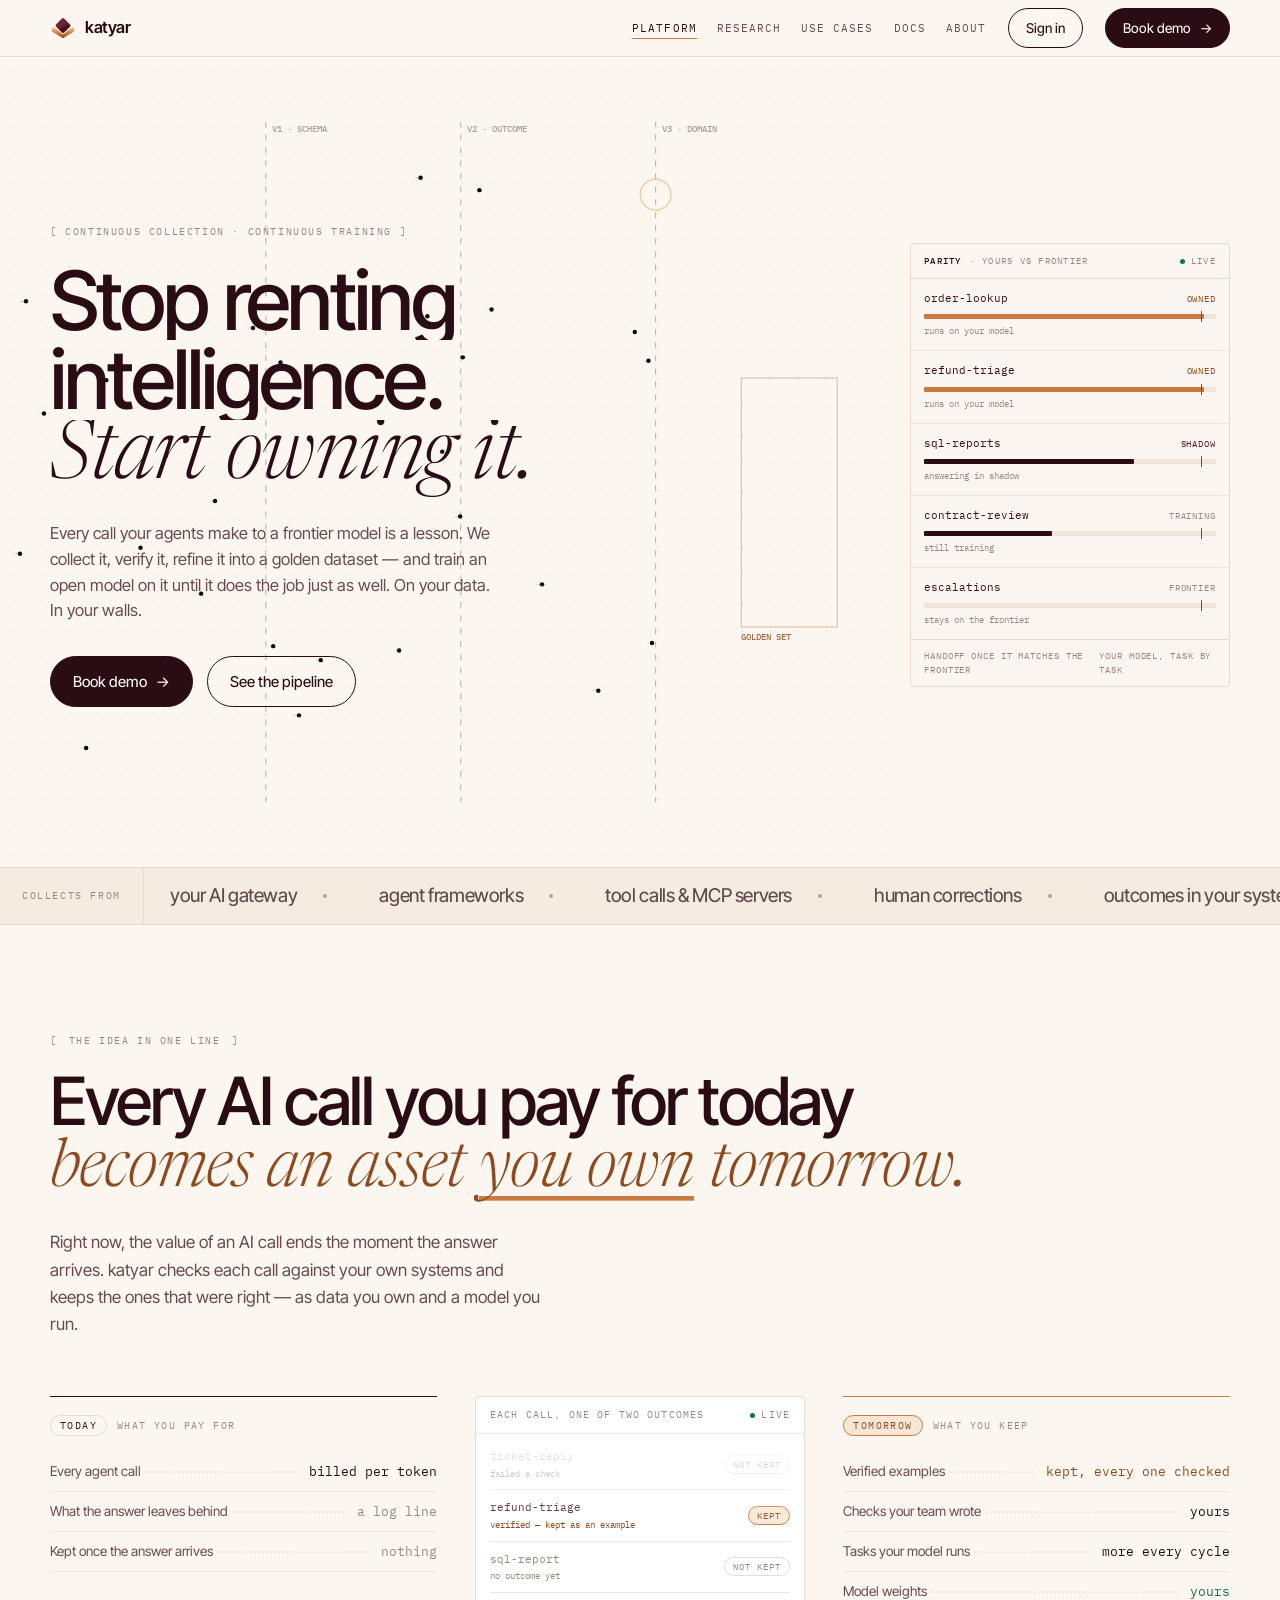
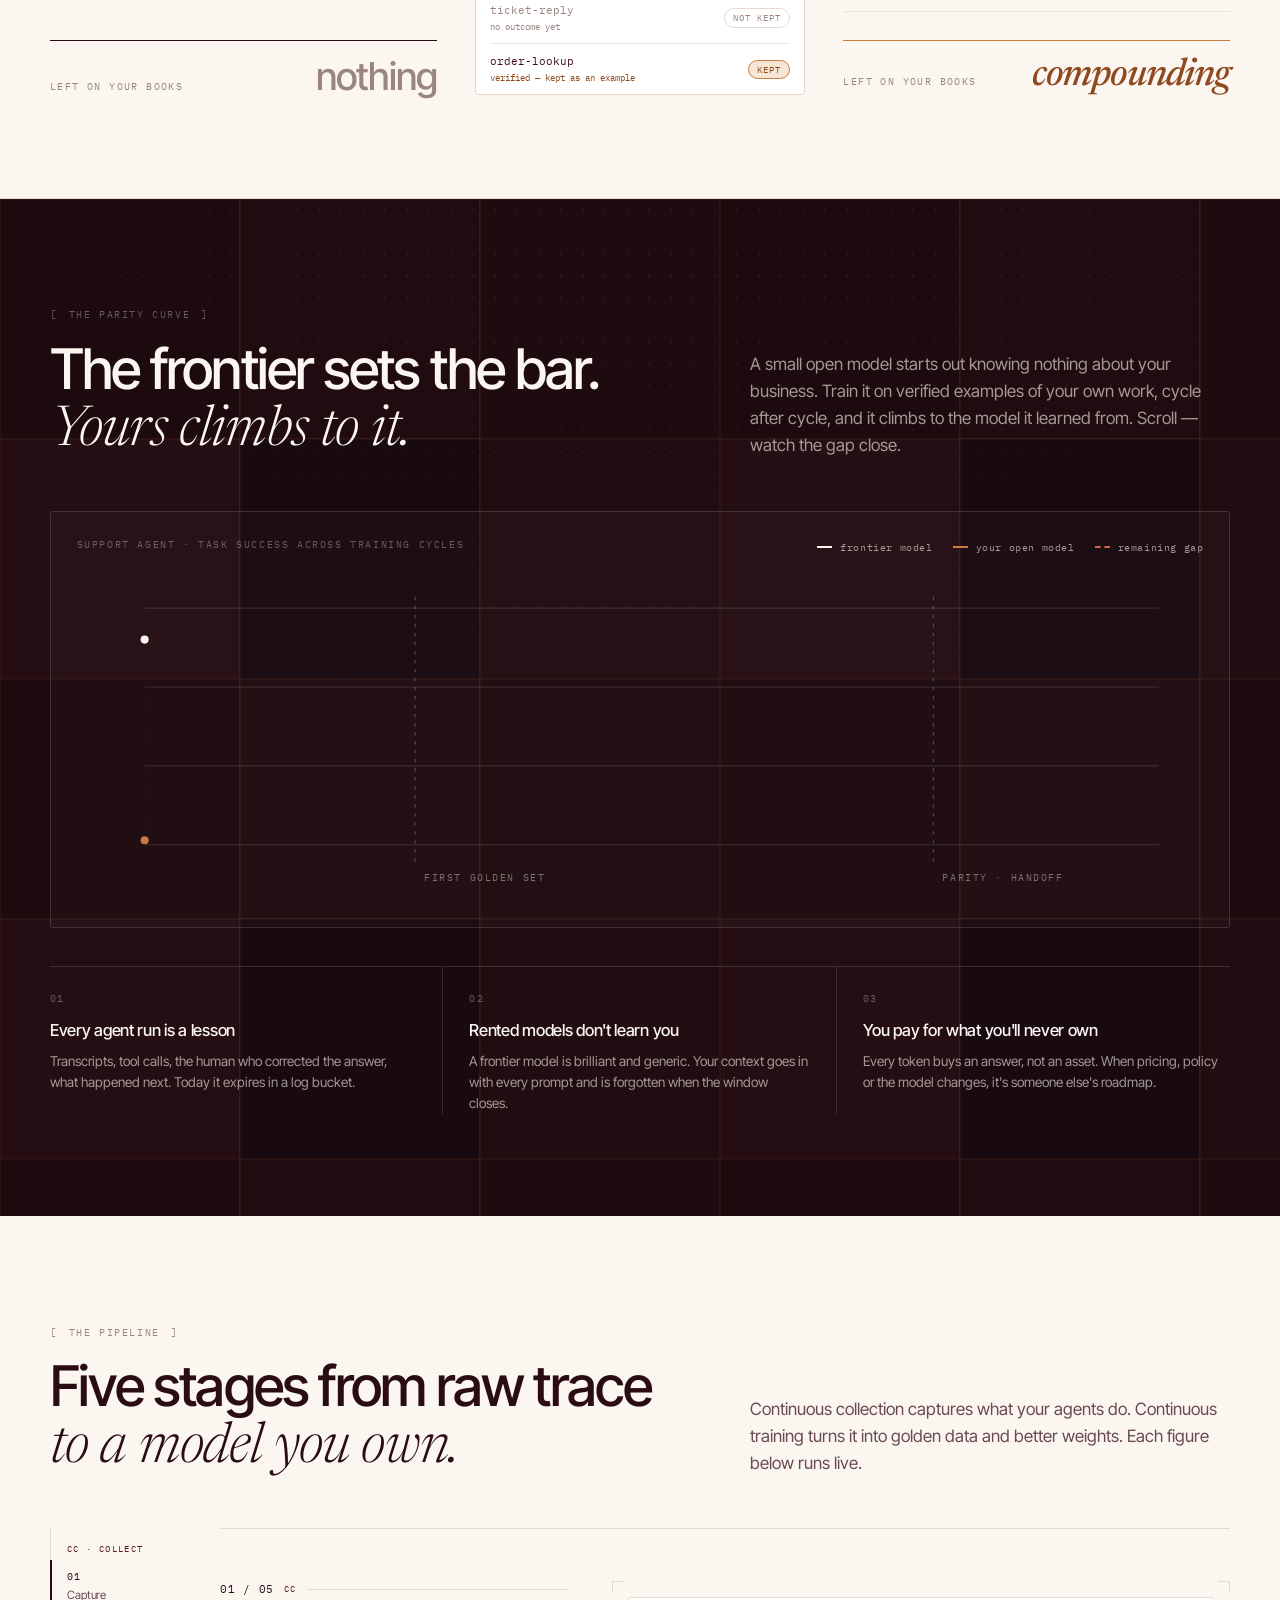
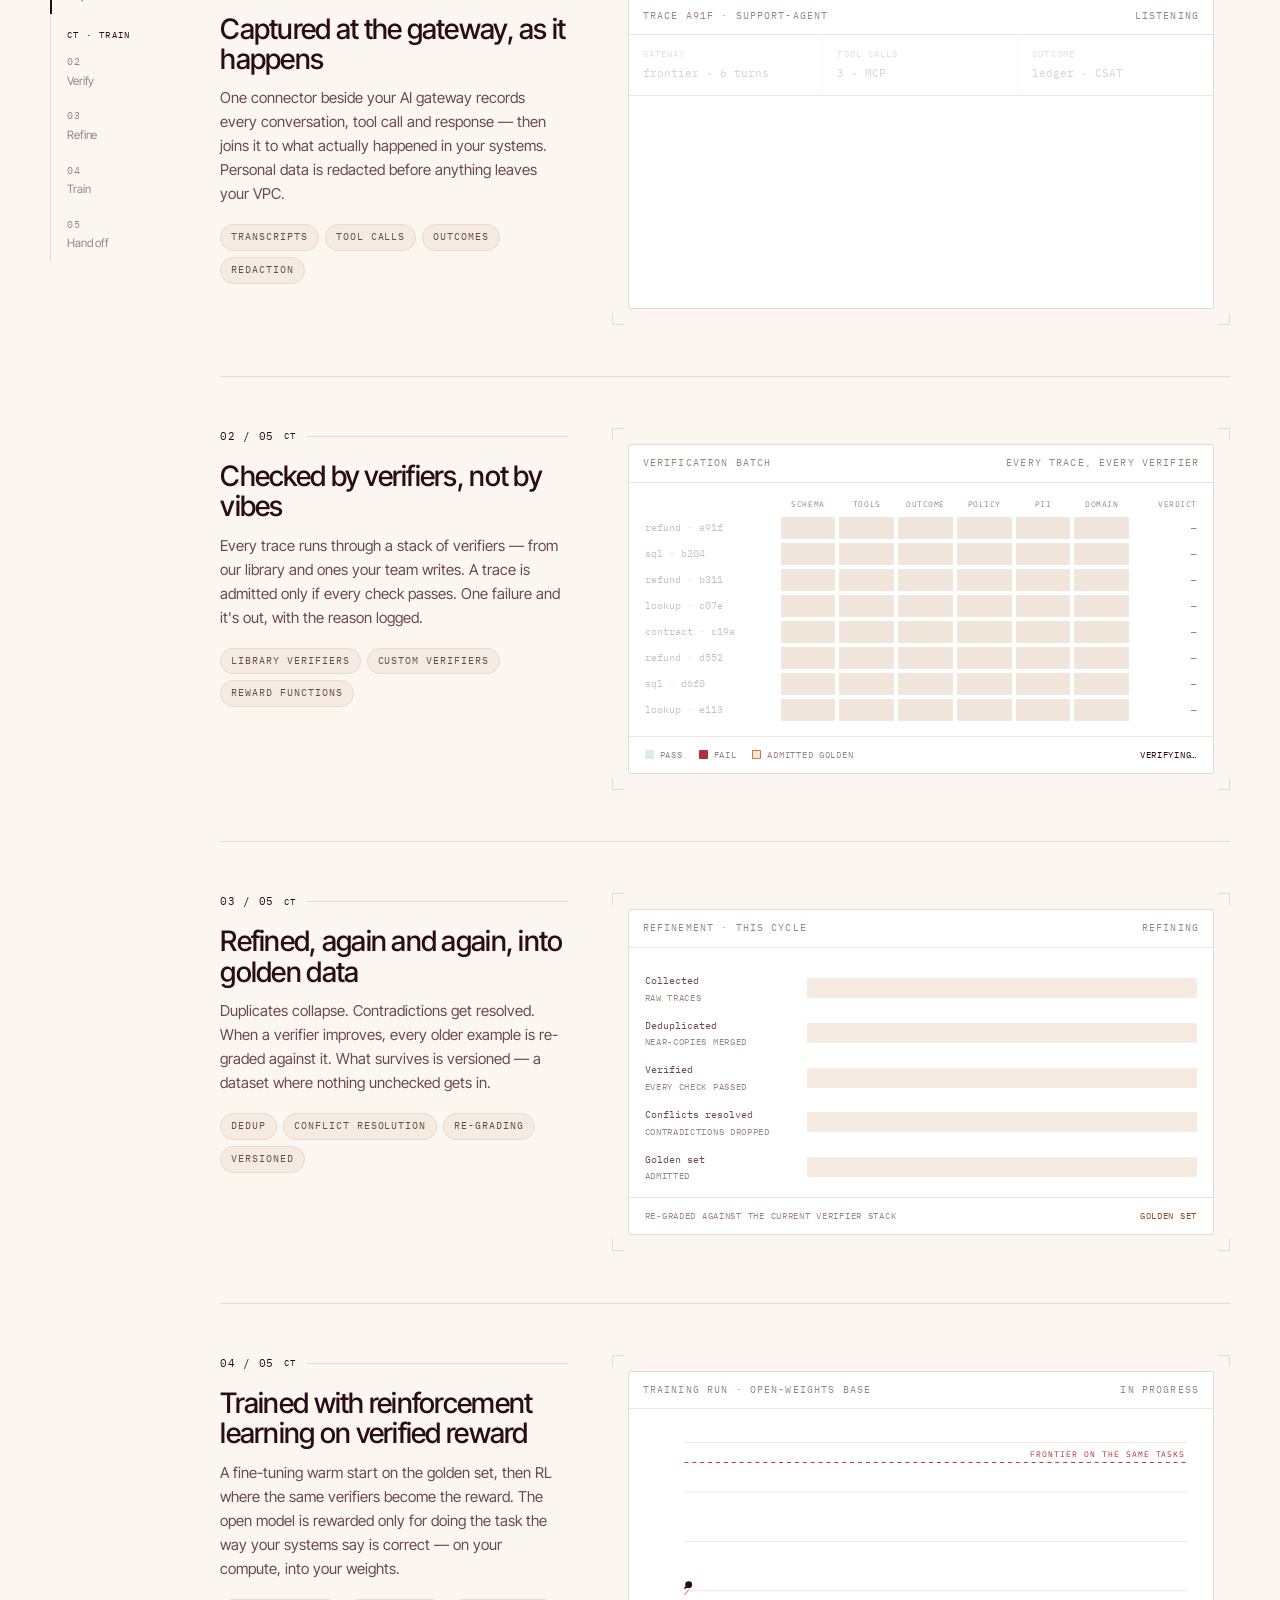
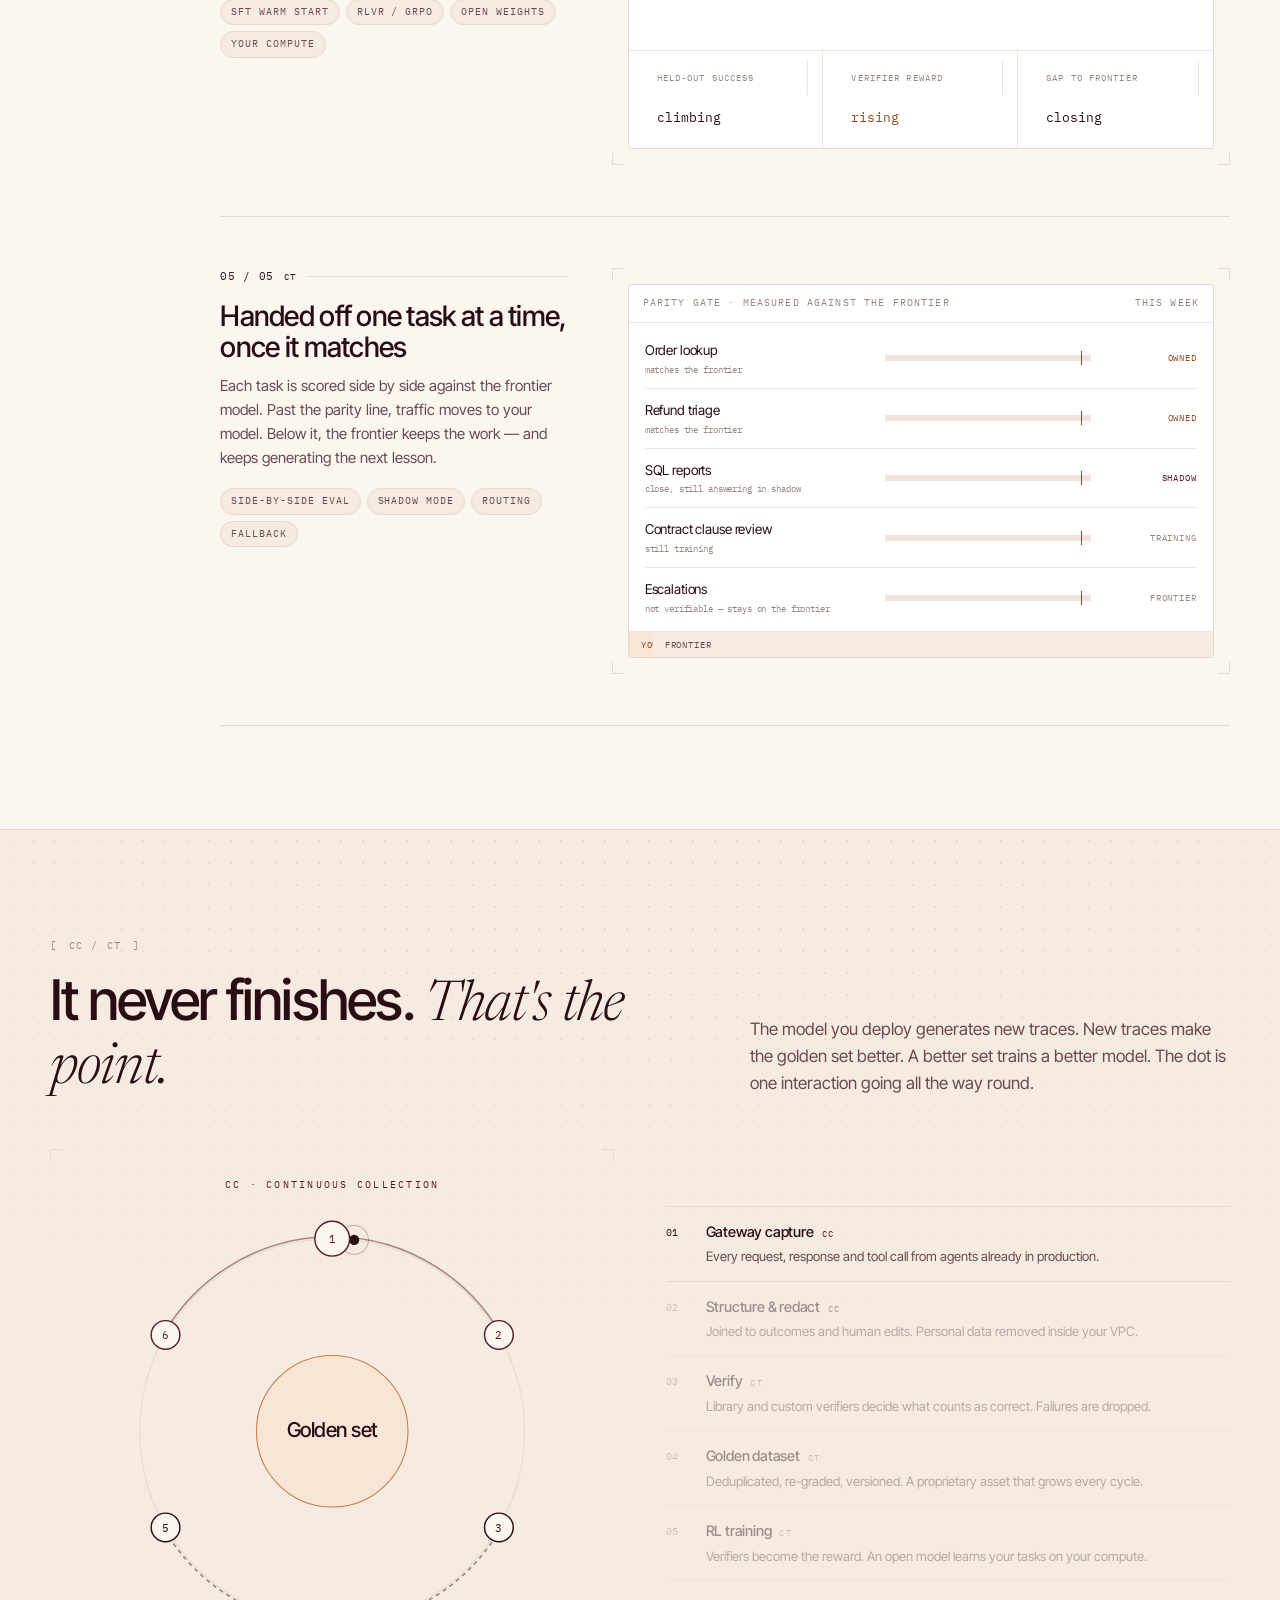
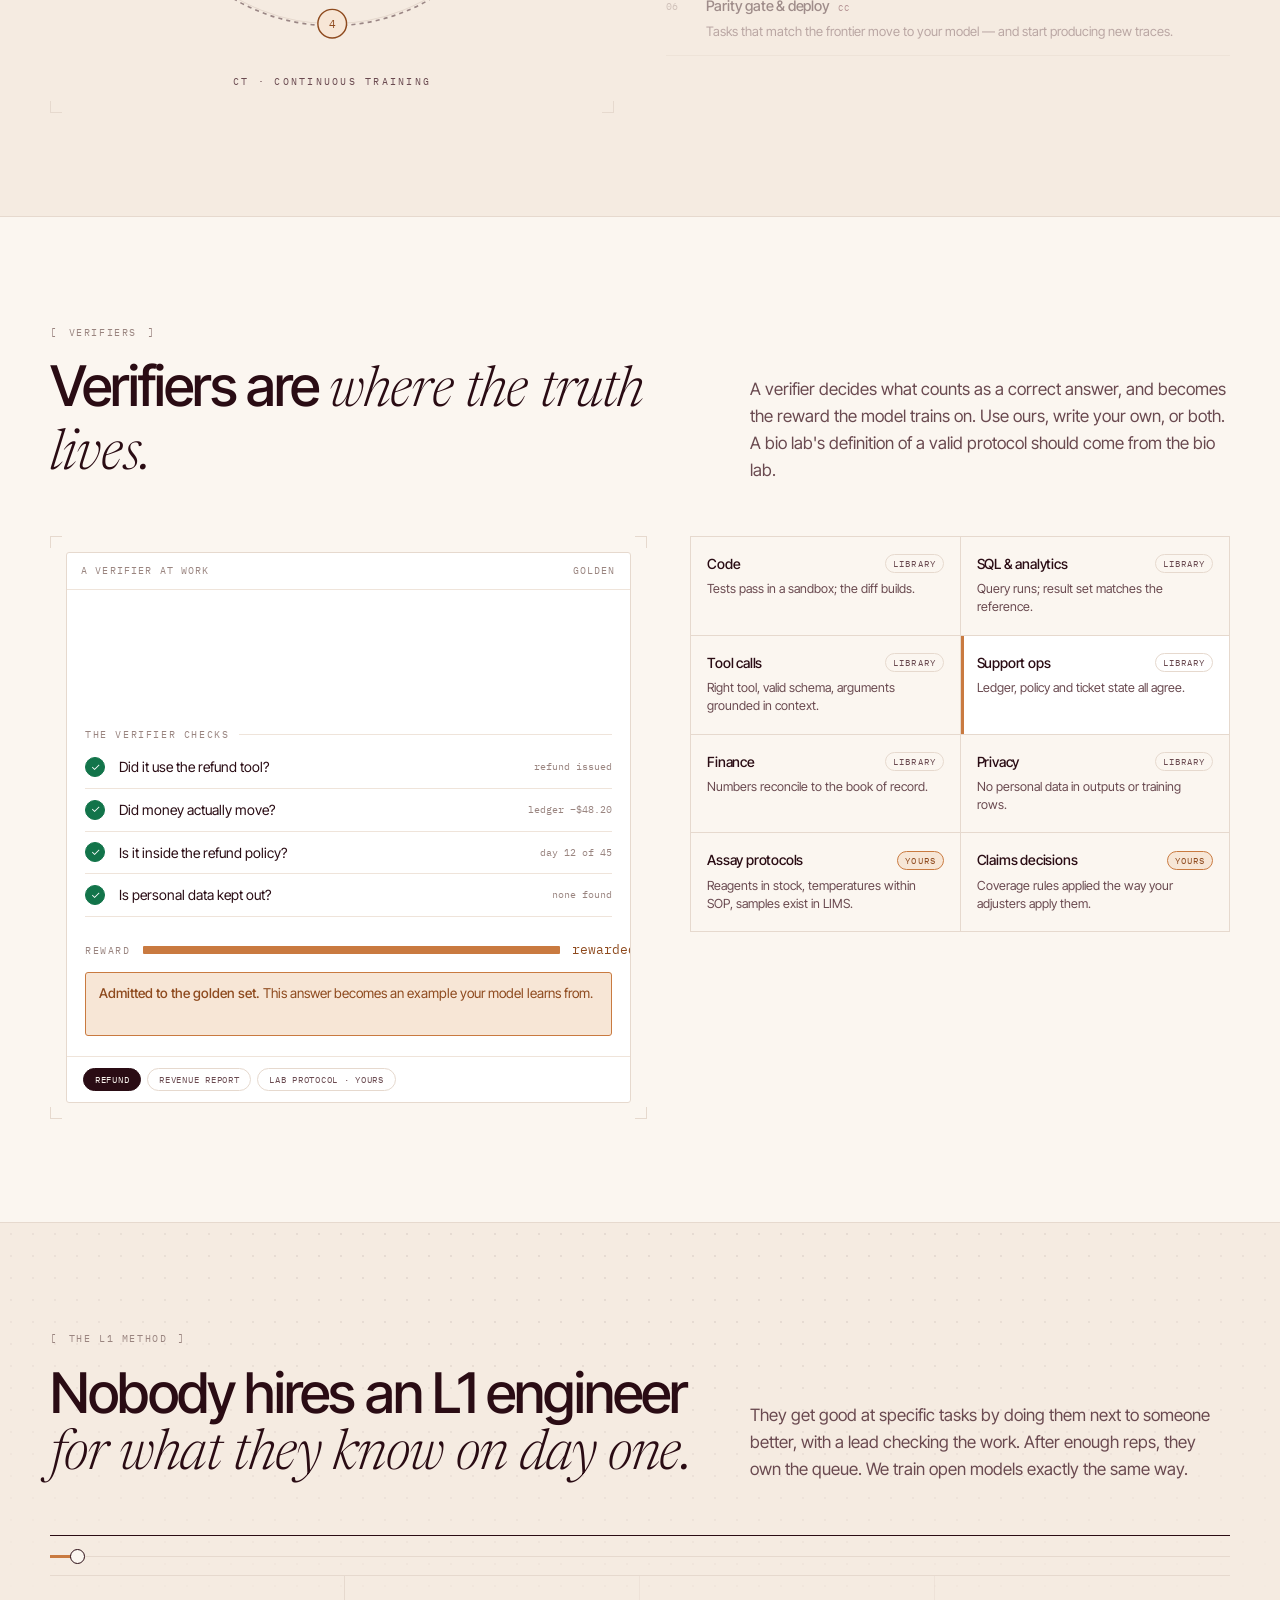
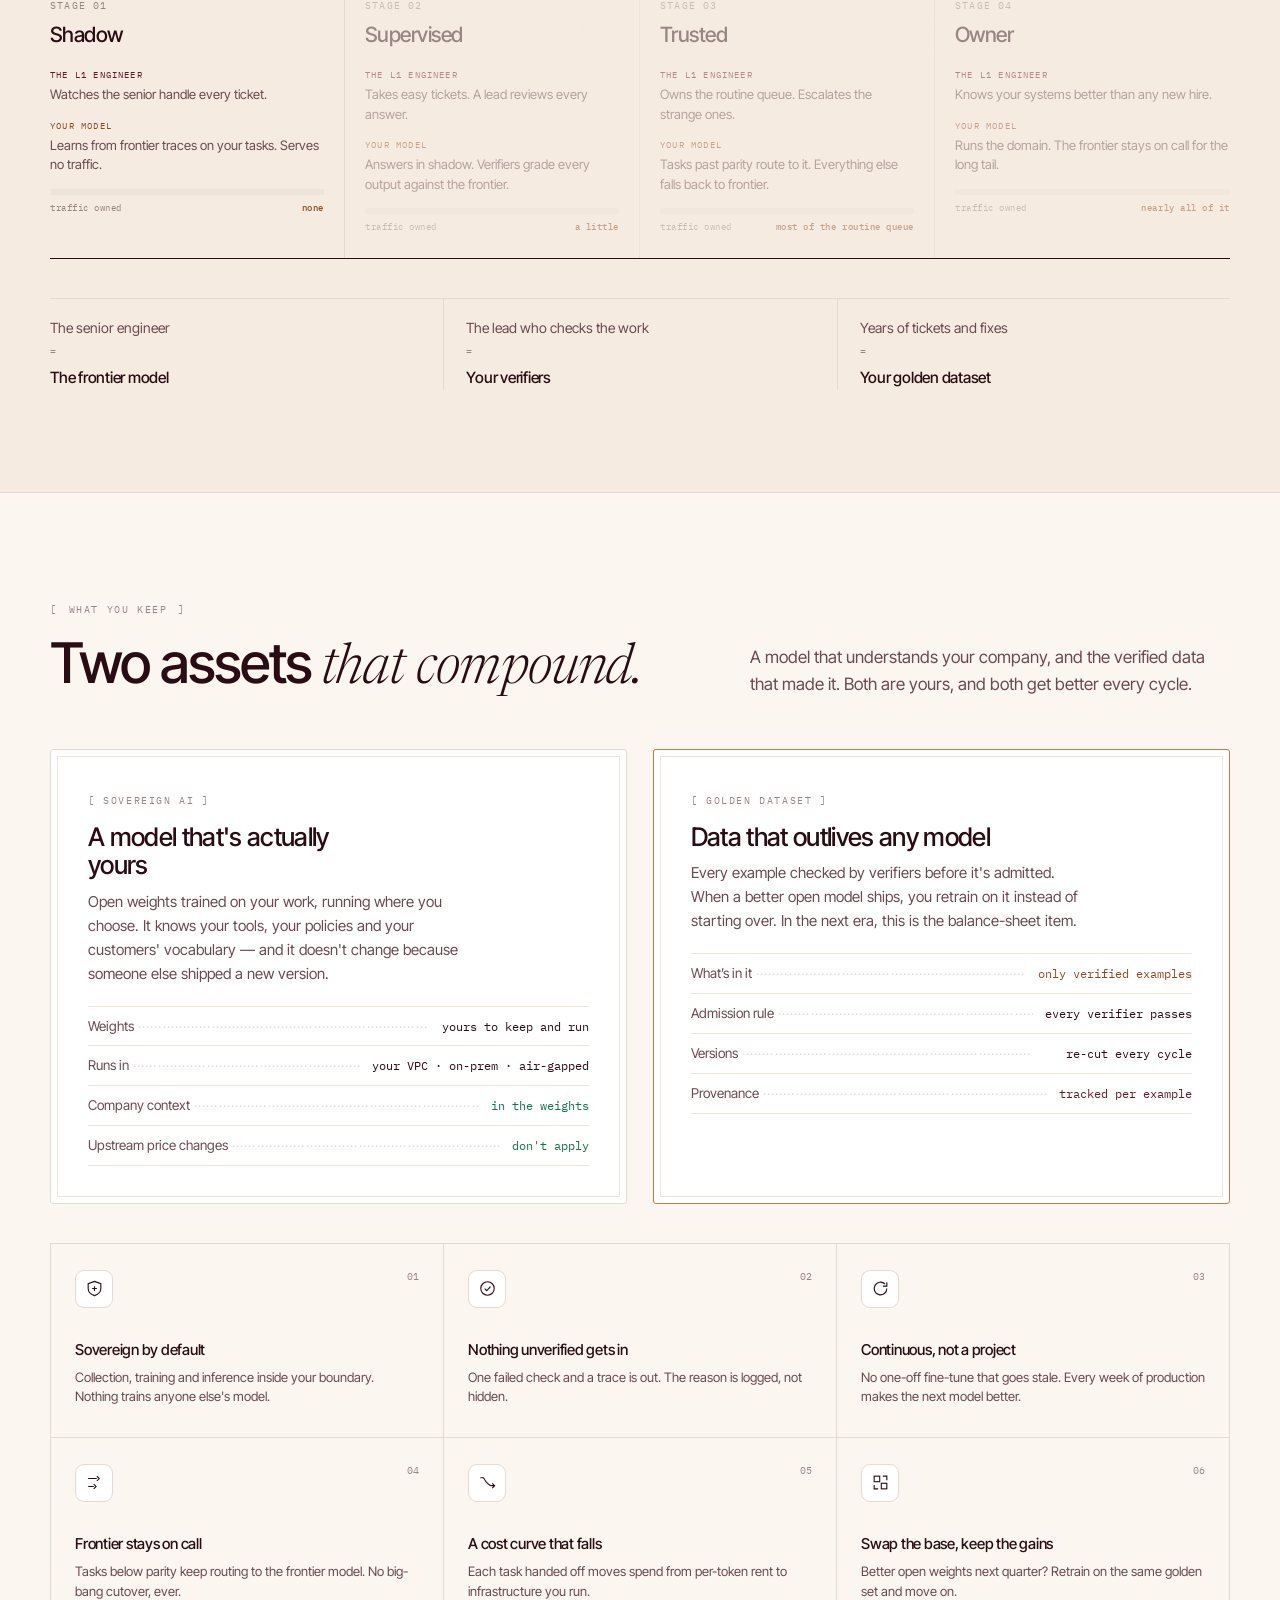
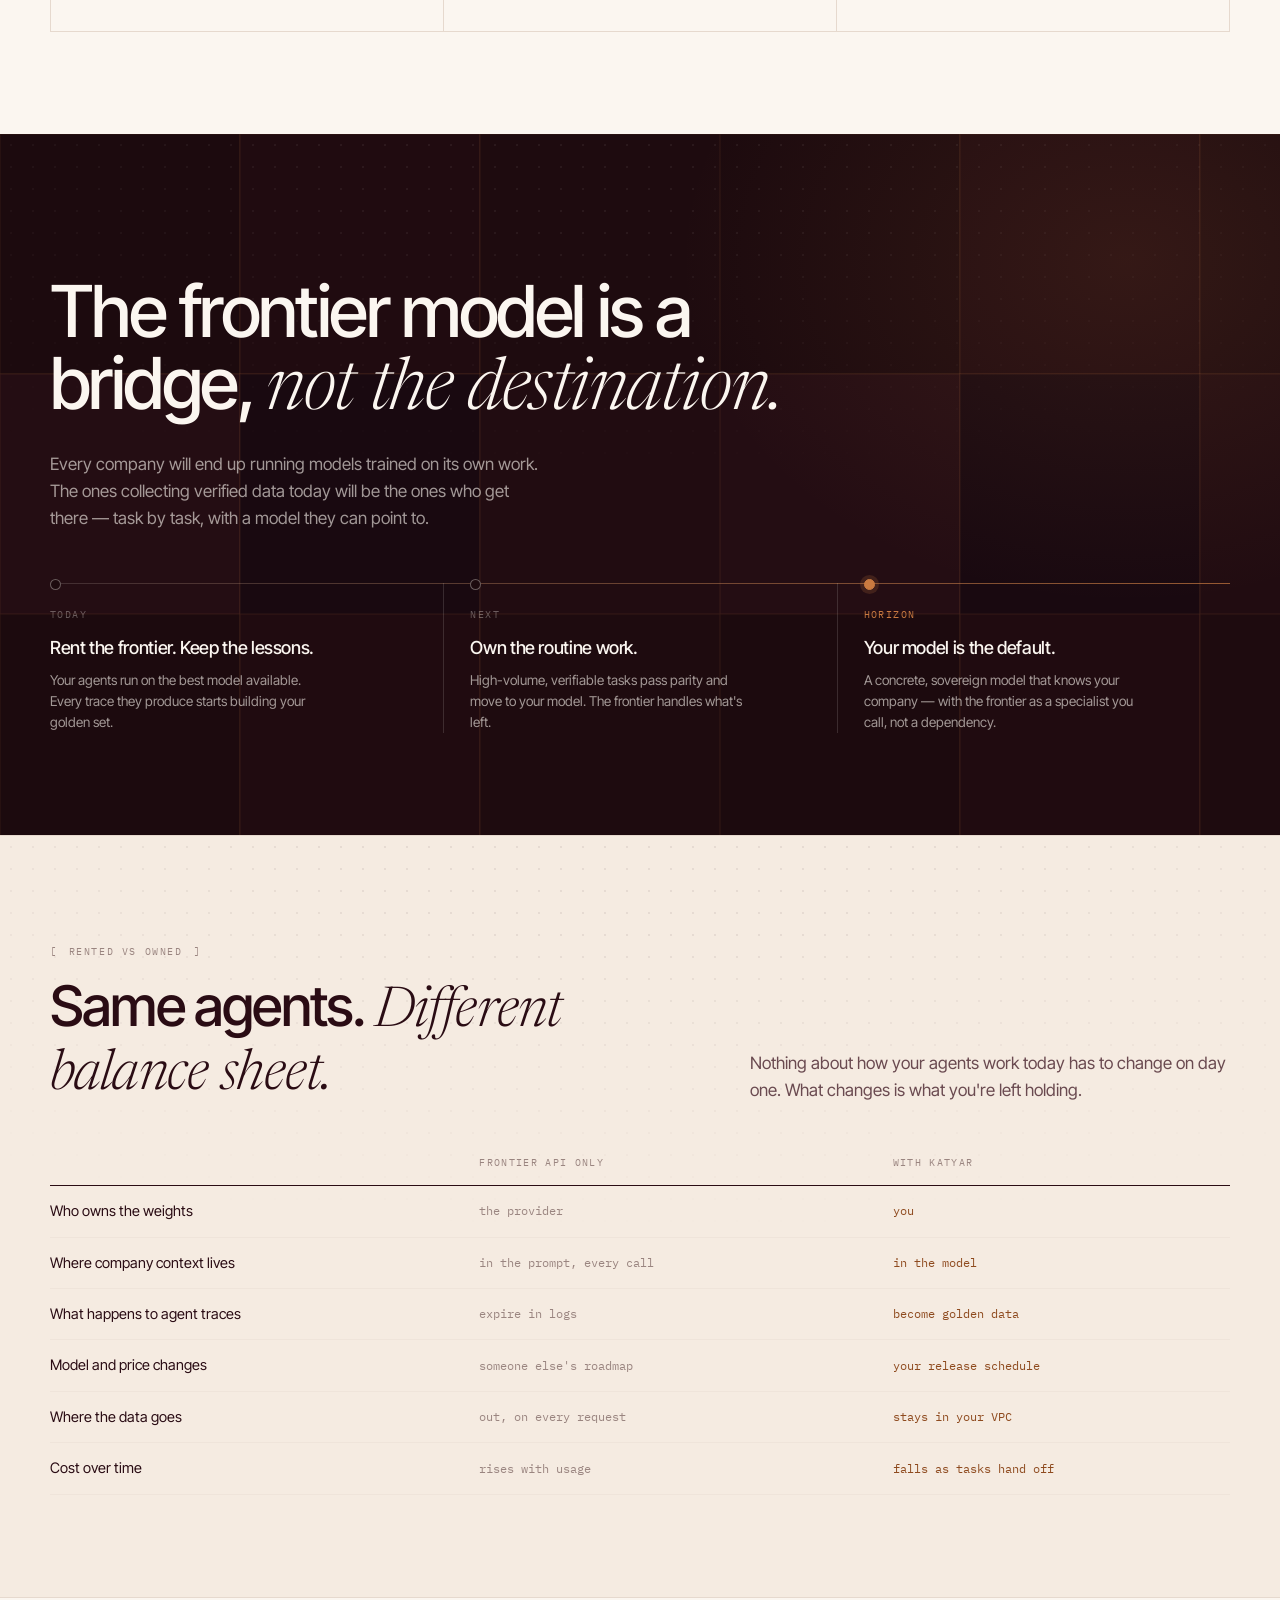
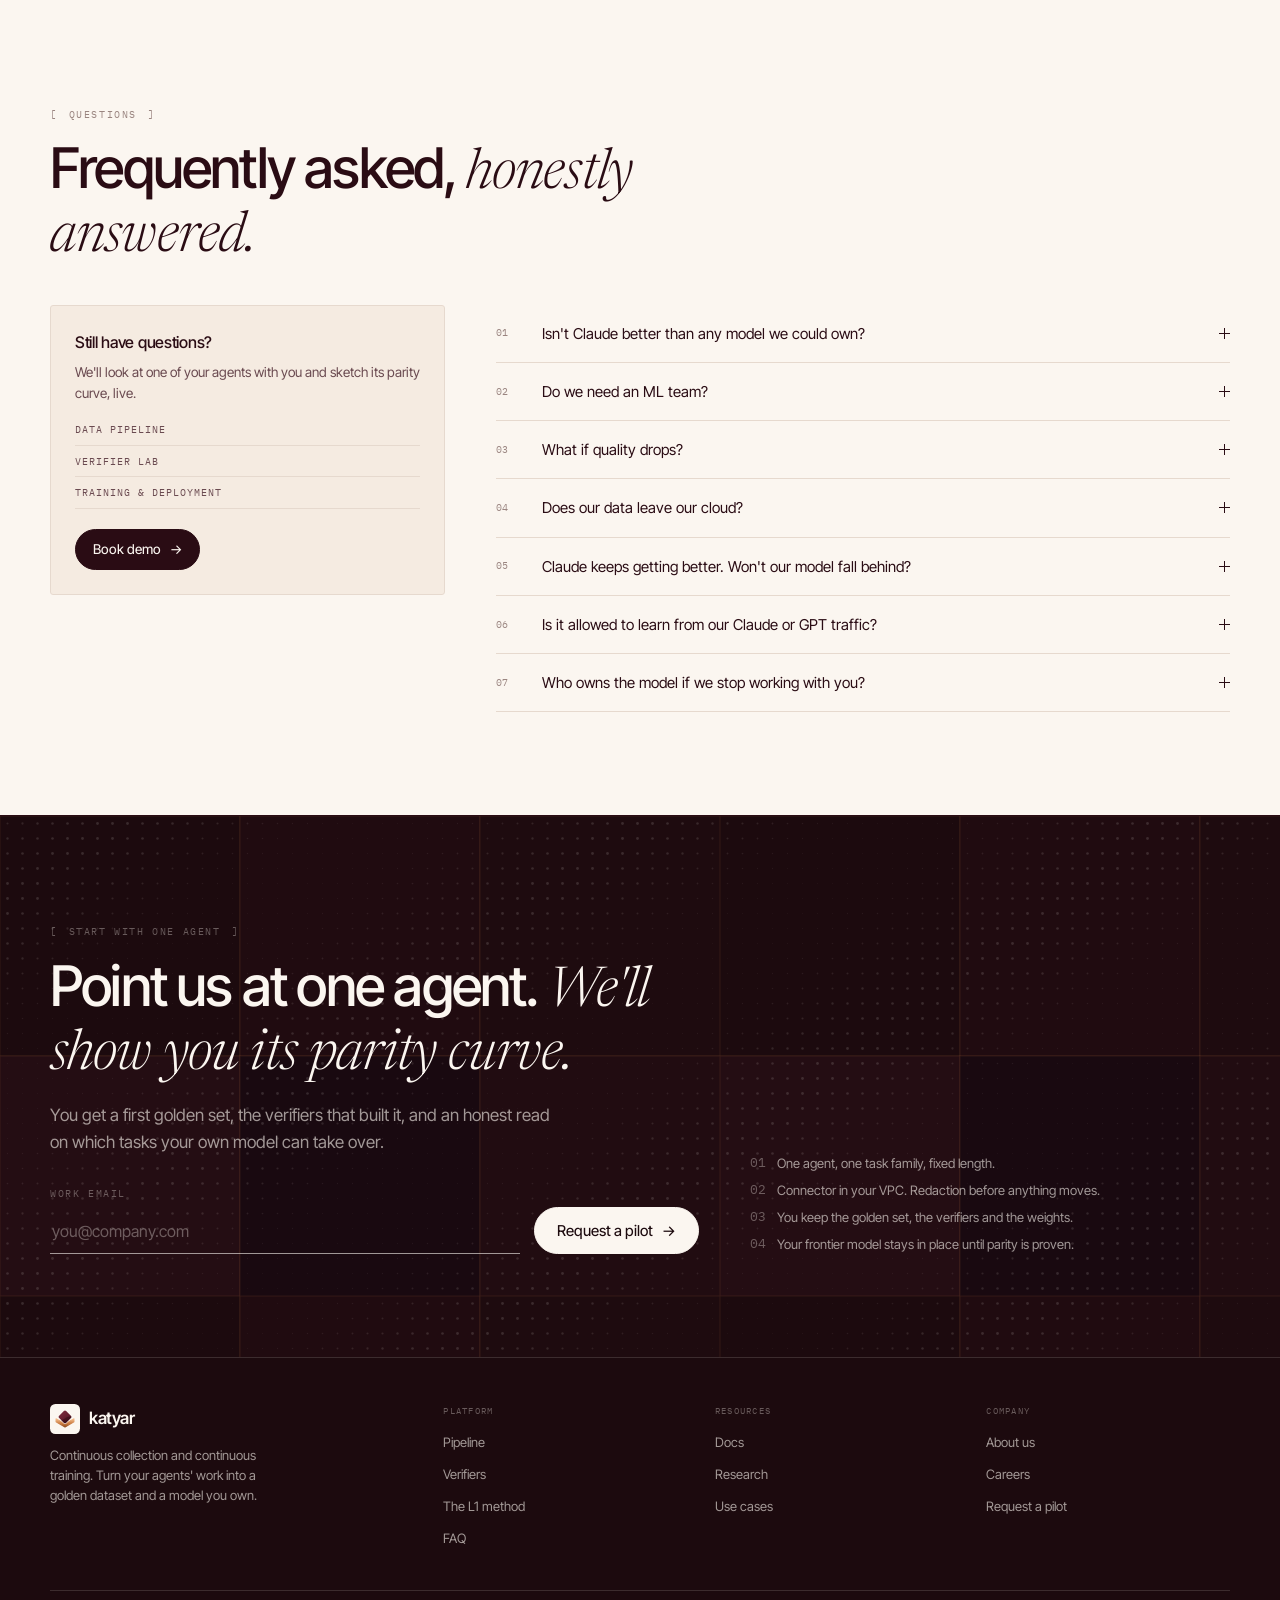
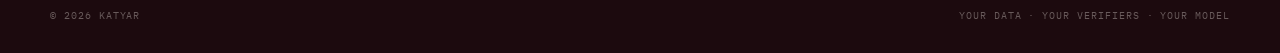
<file: v2/index.html>
<!doctype html>
<html lang="en">
<head>
<meta charset="utf-8">
<meta name="viewport" content="width=device-width, initial-scale=1">
<title>katyar — own the model your agents are already teaching</title>
<meta name="description" content="katyar turns the traces your AI agents already generate into a verified golden dataset, and uses it to continuously train an open model on your data — until it matches the frontier model it learned from.">
<meta property="og:type" content="website">
<meta property="og:site_name" content="katyar">
<meta property="og:title" content="katyar — own the model your agents are already teaching">
<meta property="og:description" content="katyar turns the traces your AI agents already generate into a verified golden dataset, and uses it to continuously train an open model on your data — until it matches the frontier model it learned from.">
<meta property="og:url" content="http://katyar.com/">
<meta property="og:image" content="http://katyar.com/assets/og.png">
<meta property="og:image:width" content="1200">
<meta property="og:image:height" content="630">
<meta name="twitter:card" content="summary_large_image">
<meta name="twitter:image" content="http://katyar.com/assets/og.png">
<meta name="theme-color" content="#5E1A2A">
<link rel="icon" type="image/svg+xml" href="assets/logo.svg">
<link rel="alternate icon" type="image/png" href="assets/logo.png">
<link rel="apple-touch-icon" href="assets/apple-touch-icon.png">
<link rel="preconnect" href="https://fonts.googleapis.com">
<link rel="preconnect" href="https://fonts.gstatic.com" crossorigin>
<link href="https://fonts.googleapis.com/css2?family=Inter+Tight:wght@300;400;500;600&family=Newsreader:ital,opsz,wght@1,6..72,300;1,6..72,400&family=IBM+Plex+Mono:wght@400;500&display=swap" rel="stylesheet">
<link rel="stylesheet" href="styles.css">
</head>
<body>
<div id="prog"></div>

<header>
  <div class="bar">
    <a class="logo" href="#top"><span class="sq"></span> katyar</a>
    <nav>
      <a href="index.html#pipeline" aria-current="page">Platform</a>
      <a href="research.html">Research</a>
      <a href="use-cases.html">Use cases</a>
      <a href="docs.html">Docs</a>
      <a href="about.html">About</a>
    </nav>
    <a class="pill o" href="#start">Sign in</a>
    <a class="pill" href="#start">Book demo <span class="ar">→</span></a>
    <details class="mnav">
      <summary aria-label="Menu"><span></span></summary>
      <div class="mnav-panel">
        <a href="index.html#pipeline" aria-current="page">Platform</a>
        <a href="research.html">Research</a>
        <a href="use-cases.html">Use cases</a>
        <a href="docs.html">Docs</a>
        <a href="about.html">About</a>
      </div>
    </details>
  </div>
</header>

<!-- ============ HERO ============ -->
<section class="hero" id="top">
  <canvas id="field" aria-hidden="true"></canvas>
  <div class="w hero-in">
    <div class="hero-copy">
      <span class="lab br rv in">Continuous collection · continuous training</span>
      <h1 class="d1">
        <span class="mask"><span>Stop renting</span></span>
        <span class="mask m2"><span>intelligence.</span></span>
        <span class="mask m3"><span class="it">Start owning it.</span></span>
      </h1>
      <p class="sub rv">Every call your agents make to a frontier model is a lesson. We collect it, verify it, refine it into a golden dataset — and train an open model on it until it does the job just as well. On your data. In your walls.</p>
      <div class="hero-acts rv">
        <a class="pill lg" href="#start">Book demo <span class="ar">→</span></a>
        <a class="pill o lg" href="#pipeline">See the pipeline</a>
      </div>
    </div>

    <aside class="pt rv in" aria-hidden="true">
      <div class="pt-hd"><b>Parity</b> · yours vs frontier <span class="lv"><i></i> live</span></div>
      <div id="ptRows"></div>
      <div class="pt-ft"><span>handoff once it matches the frontier</span><span>your model, task by task</span></div>
    </aside>
  </div>
</section>

<div class="strip" aria-hidden="true">
  <span class="fx lab">Collects from</span>
  <div class="mq"><div class="mq-in">
    <span>your AI gateway</span><span>agent frameworks</span><span>tool calls &amp; MCP servers</span><span>human corrections</span><span>outcomes in your systems</span>
    <span>your AI gateway</span><span>agent frameworks</span><span>tool calls &amp; MCP servers</span><span>human corrections</span><span>outcomes in your systems</span>
  </div></div>
</div>

<!-- ============ THESIS ============ -->
<section class="thesis" id="thesis">
  <div class="w">
    <span class="eb lab br rv">The idea in one line</span>
    <h2 class="thesis-line rv"><span class="l">Every AI call you pay for today</span> <span class="l it">becomes an asset <span class="uline">you own</span> tomorrow.</span></h2>
    <p class="p lg thesis-sub rv">Right now, the value of an AI call ends the moment the answer arrives. katyar checks each call against your own systems and keeps the ones that were right — as data you own and a model you run.</p>

    <div class="books rv" id="books">
      <div class="book cost">
        <div class="book-k"><span class="tagx">Today</span> What you pay for</div>
        <div class="rows">
          <div class="row"><span class="k">Every agent call</span><span class="v">billed per token</span></div>
          <div class="row"><span class="k">What the answer leaves behind</span><span class="v nil">a log line</span></div>
          <div class="row"><span class="k">Kept once the answer arrives</span><span class="v nil">nothing</span></div>
        </div>
        <div class="tot"><span class="k">Left on your books</span><span class="v">nothing</span></div>
      </div>

      <div class="conv" aria-hidden="true">
        <div class="fig-hd">Each call, one of two outcomes <span class="sp lv2"><i></i> live</span></div>
        <div class="conv-feed" id="cvFeed"></div>
      </div>

      <div class="book gain">
        <div class="book-k"><span class="tagx g">Tomorrow</span> What you keep</div>
        <div class="rows">
          <div class="row"><span class="k">Verified examples</span><span class="v g">kept, every one checked</span></div>
          <div class="row"><span class="k">Checks your team wrote</span><span class="v">yours</span></div>
          <div class="row"><span class="k">Tasks your model runs</span><span class="v">more every cycle</span></div>
          <div class="row"><span class="k">Model weights</span><span class="v ok">yours</span></div>
        </div>
        <div class="tot"><span class="k">Left on your books</span><span class="v it">compounding</span></div>
      </div>
    </div>
  </div>
</section>

<!-- ============ WHY OWN (night) ============ -->
<section class="sec night on-n" id="why">
  <div class="w">
    <div class="head rv">
      <div>
        <span class="eb lab br">The parity curve</span>
        <h2 class="d2">The frontier sets the bar. <span class="it">Yours climbs to it.</span></h2>
      </div>
      <p class="p lg">A small open model starts out knowing nothing about your business. Train it on verified examples of your own work, cycle after cycle, and it climbs to the model it learned from. Scroll — watch the gap close.</p>
    </div>

    <div class="dv rv">
      <div class="dv-hd">
        <span class="lab">Support agent · task success across training cycles</span>
        <span class="dv-key">
          <span><b style="border-color:#FBF6F0"></b> frontier model</span>
          <span><b style="border-color:#C97A40"></b> your open model</span>
          <span><b style="border-color:#D0664F;border-top-style:dashed"></b> remaining gap</span>
        </span>
      </div>
      <div class="chartwrap"><svg id="dvsvg" viewBox="0 0 1000 300" width="100%" role="img" aria-label="The frontier model holds flat. Your open model starts well below it and climbs across training cycles until it matches and slightly passes the frontier model.">
        <defs>
          <pattern id="htch" width="7" height="7" patternTransform="rotate(45)" patternUnits="userSpaceOnUse">
            <line x1="0" y1="0" x2="0" y2="7" stroke="#D0664F" stroke-width="1" stroke-opacity=".5"/>
          </pattern>
          <clipPath id="cw"><rect id="cwr" x="0" y="0" width="0" height="300"/></clipPath>
        </defs>
        <g stroke="rgba(251,246,240,.12)"><path d="M60 40h900M60 110h900M60 180h900M60 250h900"/></g>
        <g clip-path="url(#cw)">
          <path d="M60 68L960 68 960 64 760 72C660 88 600 106 520 128 440 150 380 178 300 196 220 214 160 240 60 246Z" fill="url(#htch)"/>
        </g>
        <path id="lA" d="M60 68L960 68" fill="none" stroke="#FBF6F0" stroke-width="2"/>
        <path id="lB" d="M60 246C160 240 220 214 300 196 380 178 440 150 520 128 600 106 660 88 760 72L960 64" fill="none" stroke="#C97A40" stroke-width="2.4"/>
        <g stroke="rgba(251,246,240,.26)" stroke-dasharray="3 5"><path d="M300 30v238M760 30v238"/></g>
        <g font-family="IBM Plex Mono, monospace" font-size="9" fill="rgba(251,246,240,.42)" letter-spacing="1.4">
          <text x="308" y="282">FIRST GOLDEN SET</text><text x="768" y="282">PARITY · HANDOFF</text>
        </g>
        <circle id="dA" cx="60" cy="68" r="3.6" fill="#FBF6F0"/>
        <circle id="dB" cx="60" cy="246" r="3.6" fill="#C97A40"/>
        <text id="gapLab" x="380" y="112" font-family="IBM Plex Mono, monospace" font-size="10" letter-spacing="1.5" fill="#E08A78" opacity="0">GAP CLOSING</text>
      </svg></div>
    </div>

    <div class="gapstat rv">
      <div><div class="n">01</div><h3>Every agent run is a lesson</h3><p>Transcripts, tool calls, the human who corrected the answer, what happened next. Today it expires in a log bucket.</p></div>
      <div><div class="n">02</div><h3>Rented models don't learn you</h3><p>A frontier model is brilliant and generic. Your context goes in with every prompt and is forgotten when the window closes.</p></div>
      <div><div class="n">03</div><h3>You pay for what you'll never own</h3><p>Every token buys an answer, not an asset. When pricing, policy or the model changes, it's someone else's roadmap.</p></div>
    </div>
  </div>
</section>

<!-- ============ PIPELINE ============ -->
<section class="sec" id="pipeline">
  <div class="w">
    <div class="head rv">
      <div>
        <span class="eb lab br">The pipeline</span>
        <h2 class="d2">Five stages from raw trace <span class="it">to a model you own.</span></h2>
      </div>
      <p class="p lg">Continuous collection captures what your agents do. Continuous training turns it into golden data and better weights. Each figure below runs live.</p>
    </div>

    <div class="passes">
      <div class="rail" id="rail">
        <span class="grp">CC · collect</span>
        <a href="#s1" data-t="s1">01<span class="nm">Capture</span></a>
        <span class="grp ct">CT · train</span>
        <a href="#s2" data-t="s2">02<span class="nm">Verify</span></a>
        <a href="#s3" data-t="s3">03<span class="nm">Refine</span></a>
        <a href="#s4" data-t="s4">04<span class="nm">Train</span></a>
        <a href="#s5" data-t="s5">05<span class="nm">Hand off</span></a>
      </div>

      <div>
        <!-- 01 capture -->
        <div class="pass rv" id="s1">
          <div>
            <div class="num"><span class="b">01 / 05</span><span class="tag">CC</span><span class="ln"></span></div>
            <h3 class="d3">Captured at the gateway, as it happens</h3>
            <p class="p">One connector beside your AI gateway records every conversation, tool call and response — then joins it to what actually happened in your systems. Personal data is redacted before anything leaves your VPC.</p>
            <div class="chips"><span class="chip">Transcripts</span><span class="chip">Tool calls</span><span class="chip">Outcomes</span><span class="chip">Redaction</span></div>
          </div>
          <div class="crop"><span class="cm tl"></span><span class="cm tr"></span><span class="cm bl"></span><span class="cm br"></span>
            <div class="fig" id="capFig">
              <div class="fig-hd">Trace a91f · support-agent <span class="sp" id="capSt">idle</span></div>
              <div class="srcline">
                <div><span class="k">Gateway</span>frontier · 6 turns</div>
                <div><span class="k">Tool calls</span>3 · MCP</div>
                <div><span class="k">Outcome</span>ledger · CSAT</div>
              </div>
              <pre class="code"><span class="ln"><span class="cm2">// captured trace — redacted in your VPC</span></span><span class="ln"><span class="kw">user</span>      "Order #4471 never arrived, I'm <span class="pii">[EMAIL]</span>"</span><span class="ln"><span class="kw">tool</span>      orders.lookup(4471)      <span class="cm2">→ shipped 12d ago</span></span><span class="ln"><span class="kw">tool</span>      carrier.track(…)         <span class="cm2">→ lost in transit</span></span><span class="ln"><span class="kw">tool</span>      refund.issue(48.20)      <span class="cm2">→ ok</span></span><span class="ln"><span class="kw">assistant</span> "Refunded $48.20 — sorry about that."</span><span class="ln"><span class="ok"><span class="st2">outcome</span>   ledger −48.20 · no reopen · CSAT 5</span></span><span class="ln"><span class="cm2">// queued for verification</span></span></pre>
            </div>
          </div>
        </div>

        <!-- 02 verify -->
        <div class="pass rv" id="s2">
          <div>
            <div class="num"><span class="b">02 / 05</span><span class="tag ct">CT</span><span class="ln"></span></div>
            <h3 class="d3">Checked by verifiers, not by vibes</h3>
            <p class="p">Every trace runs through a stack of verifiers — from our library and ones your team writes. A trace is admitted only if every check passes. One failure and it's out, with the reason logged.</p>
            <div class="chips"><span class="chip">Library verifiers</span><span class="chip">Custom verifiers</span><span class="chip">Reward functions</span></div>
          </div>
          <div class="crop"><span class="cm tl"></span><span class="cm tr"></span><span class="cm bl"></span><span class="cm br"></span>
            <div class="fig">
              <div class="fig-hd">Verification batch <span class="sp">every trace, every verifier</span></div>
              <div class="mx"><div class="mxg" id="mxg" aria-hidden="true"></div></div>
              <div class="fig-ft">
                <span><i style="background:#dbece3"></i>Pass</span>
                <span><i style="background:var(--red)"></i>Fail</span>
                <span><i style="background:var(--gold-bg);box-shadow:inset 0 0 0 1px var(--gold-2)"></i>Admitted golden</span>
                <span class="st" id="mxSt">verifying…</span>
              </div>
            </div>
          </div>
        </div>

        <!-- 03 refine -->
        <div class="pass rv" id="s3">
          <div>
            <div class="num"><span class="b">03 / 05</span><span class="tag ct">CT</span><span class="ln"></span></div>
            <h3 class="d3">Refined, again and again, into golden data</h3>
            <p class="p">Duplicates collapse. Contradictions get resolved. When a verifier improves, every older example is re-graded against it. What survives is versioned — a dataset where nothing unchecked gets in.</p>
            <div class="chips"><span class="chip">Dedup</span><span class="chip">Conflict resolution</span><span class="chip">Re-grading</span><span class="chip">Versioned</span></div>
          </div>
          <div class="crop"><span class="cm tl"></span><span class="cm tr"></span><span class="cm bl"></span><span class="cm br"></span>
            <div class="fig" id="fnFig">
              <div class="fig-hd">Refinement · this cycle <span class="sp" id="fnSt">idle</span></div>
              <div class="fn" id="fn"></div>
              <div class="fig-ft"><span>re-graded against the current verifier stack</span><span class="st g" id="fnFt">golden set</span></div>
            </div>
          </div>
        </div>

        <!-- 04 train -->
        <div class="pass rv" id="s4">
          <div>
            <div class="num"><span class="b">04 / 05</span><span class="tag ct">CT</span><span class="ln"></span></div>
            <h3 class="d3">Trained with reinforcement learning on verified reward</h3>
            <p class="p">A fine-tuning warm start on the golden set, then RL where the same verifiers become the reward. The open model is rewarded only for doing the task the way your systems say is correct — on your compute, into your weights.</p>
            <div class="chips"><span class="chip">SFT warm start</span><span class="chip">RLVR / GRPO</span><span class="chip">Open weights</span><span class="chip">Your compute</span></div>
          </div>
          <div class="crop"><span class="cm tl"></span><span class="cm tr"></span><span class="cm bl"></span><span class="cm br"></span>
            <div class="fig">
              <div class="fig-hd">Training run · open-weights base <span class="sp">in progress</span></div>
              <div class="rc">
                <svg id="rcsvg" viewBox="0 0 560 220" aria-hidden="true">
                  <g stroke="#EFE4DA"><path d="M40 20h510M40 70h510M40 120h510M40 170h510"/></g>
                  <path d="M40 40h510" stroke="#B0303B" stroke-dasharray="4 4" stroke-width="1"/>
                  <text x="548" y="34" text-anchor="end" font-family="IBM Plex Mono, monospace" font-size="8.5" letter-spacing="1" fill="#B0303B">FRONTIER ON THE SAME TASKS</text>
                  <polyline id="rcEval" fill="none" stroke="#2A0C14" stroke-width="1.6" points=""/>
                  <polyline id="rcRew" fill="none" stroke="#C97A40" stroke-width="1.2" opacity=".75" points=""/>
                  <circle id="rcDot" r="3.5" fill="#2A0C14" cx="40" cy="195"/>
                </svg>
              </div>
              <div class="rc-stats">
                <div><div class="k">Held-out success</div><div class="v">climbing</div></div>
                <div><div class="k">Verifier reward</div><div class="v gold">rising</div></div>
                <div><div class="k">Gap to frontier</div><div class="v">closing</div></div>
              </div>
            </div>
          </div>
        </div>

        <!-- 05 hand off -->
        <div class="pass rv" id="s5">
          <div>
            <div class="num"><span class="b">05 / 05</span><span class="tag ct">CT</span><span class="ln"></span></div>
            <h3 class="d3">Handed off one task at a time, once it matches</h3>
            <p class="p">Each task is scored side by side against the frontier model. Past the parity line, traffic moves to your model. Below it, the frontier keeps the work — and keeps generating the next lesson.</p>
            <div class="chips"><span class="chip">Side-by-side eval</span><span class="chip">Shadow mode</span><span class="chip">Routing</span><span class="chip">Fallback</span></div>
          </div>
          <div class="crop"><span class="cm tl"></span><span class="cm tr"></span><span class="cm bl"></span><span class="cm br"></span>
            <div class="fig" id="hoFig">
              <div class="fig-hd">Parity gate · measured against the frontier <span class="sp">this week</span></div>
              <div class="ho" id="ho"></div>
              <div class="split"><span class="s-own" id="splitOwn">your model</span><span class="s-fr" id="splitFr">frontier</span></div>
            </div>
          </div>
        </div>
      </div>
    </div>
  </div>
</section>

<!-- ============ LOOP ============ -->
<section class="sec band" id="loop">
  <div class="w">
    <div class="head rv">
      <div>
        <span class="eb lab br">CC / CT</span>
        <h2 class="d2">It never finishes. <span class="it">That's the point.</span></h2>
      </div>
      <p class="p lg">The model you deploy generates new traces. New traces make the golden set better. A better set trains a better model. The dot is one interaction going all the way round.</p>
    </div>

    <div class="loop">
      <div class="crop"><span class="cm tl"></span><span class="cm tr"></span><span class="cm bl"></span><span class="cm br"></span>
        <svg id="ring" viewBox="0 0 520 520" role="img" aria-label="A closed loop: gateway capture, structure and redact, verify, golden dataset, RL training, parity gate and deploy, then back to capture.">
          <circle cx="260" cy="260" r="188" fill="none" stroke="#E6D9CE"/>
          <path d="M95.5 165A190 190 0 0 1 424.5 165" fill="none" stroke="#5E1A2A" stroke-width="1.6" opacity=".5"/>
          <path d="M424.5 355A190 190 0 0 1 95.5 355" fill="none" stroke="#2A0C14" stroke-width="1.6" stroke-dasharray="4 4" opacity=".45"/>
          <circle id="comet" cx="260" cy="72" r="5" fill="#2A0C14"/>
          <circle id="cometHalo" cx="260" cy="72" r="14" fill="none" stroke="#2A0C14" opacity=".25"/>
          <g id="ringNodes" font-family="IBM Plex Mono, monospace" font-size="11" text-anchor="middle"></g>
          <text x="260" y="22" text-anchor="middle" font-family="IBM Plex Mono, monospace" font-size="9.5" letter-spacing="2.2" fill="#5E1A2A">CC · CONTINUOUS COLLECTION</text>
          <text x="260" y="508" text-anchor="middle" font-family="IBM Plex Mono, monospace" font-size="9.5" letter-spacing="2.2" fill="#6A4A50">CT · CONTINUOUS TRAINING</text>
          <circle cx="260" cy="260" r="74" fill="#F7E6D6" stroke="#C97A40"/>
          <text x="260" y="266" text-anchor="middle" font-family="Inter Tight, sans-serif" font-weight="500" font-size="20" letter-spacing="-.5" fill="#2A0C14">Golden set</text>
        </svg>
      </div>

      <div class="legend" id="legend">
        <div class="lgi" data-i="0"><span class="n">01</span><div><h4>Gateway capture<small>CC</small></h4><p>Every request, response and tool call from agents already in production.</p></div></div>
        <div class="lgi" data-i="1"><span class="n">02</span><div><h4>Structure &amp; redact<small>CC</small></h4><p>Joined to outcomes and human edits. Personal data removed inside your VPC.</p></div></div>
        <div class="lgi" data-i="2"><span class="n">03</span><div><h4>Verify<small class="ct">CT</small></h4><p>Library and custom verifiers decide what counts as correct. Failures are dropped.</p></div></div>
        <div class="lgi" data-i="3"><span class="n">04</span><div><h4>Golden dataset<small class="ct">CT</small></h4><p>Deduplicated, re-graded, versioned. A proprietary asset that grows every cycle.</p></div></div>
        <div class="lgi" data-i="4"><span class="n">05</span><div><h4>RL training<small class="ct">CT</small></h4><p>Verifiers become the reward. An open model learns your tasks on your compute.</p></div></div>
        <div class="lgi" data-i="5"><span class="n">06</span><div><h4>Parity gate &amp; deploy<small>CC</small></h4><p>Tasks that match the frontier move to your model — and start producing new traces.</p></div></div>
      </div>
    </div>
  </div>
</section>

<!-- ============ VERIFIERS ============ -->
<section class="sec" id="verifiers">
  <div class="w">
    <div class="head rv">
      <div>
        <span class="eb lab br">Verifiers</span>
        <h2 class="d2">Verifiers are <span class="it">where the truth lives.</span></h2>
      </div>
      <p class="p lg">A verifier decides what counts as a correct answer, and becomes the reward the model trains on. Use ours, write your own, or both. A bio lab's definition of a valid protocol should come from the bio lab.</p>
    </div>

    <div class="vf rv">
      <div class="crop"><span class="cm tl"></span><span class="cm tr"></span><span class="cm bl"></span><span class="cm br"></span>
        <div class="fig" id="vb">
          <div class="fig-hd">A verifier at work <span class="sp" id="vbSt">waiting</span></div>
          <div class="vb-in">
            <div class="vb-ans" id="vbAns">
              <div class="vb-meta"><span class="lab">The agent answered</span><span class="src" id="vbSrc">library</span></div>
              <p class="vb-q" id="vbQ"></p>
            </div>
            <div class="vb-ask"><span class="lab">The verifier checks</span><span class="ln"></span></div>
            <ol class="vb-checks" id="vbChecks"></ol>
            <div class="vb-rw"><span class="lab">Reward</span><span class="vb-meter"><i id="vbFill"></i></span><span class="vb-n" id="vbN">—</span></div>
            <div class="vb-verdict" id="vbVerdict">Waiting for a verdict…</div>
          </div>
          <div class="fig-ft vb-tabs" role="tablist" id="vbTabs">
            <button role="tab" aria-selected="true" data-i="0">Refund</button>
            <button role="tab" aria-selected="false" data-i="1">Revenue report</button>
            <button role="tab" aria-selected="false" data-i="2">Lab protocol · yours</button>
          </div>
        </div>
      </div>

      <div class="vlib">
        <div class="vc"><div class="t"><h4>Code</h4><span class="src">library</span></div><p>Tests pass in a sandbox; the diff builds.</p></div>
        <div class="vc" data-v="1"><div class="t"><h4>SQL &amp; analytics</h4><span class="src">library</span></div><p>Query runs; result set matches the reference.</p></div>
        <div class="vc"><div class="t"><h4>Tool calls</h4><span class="src">library</span></div><p>Right tool, valid schema, arguments grounded in context.</p></div>
        <div class="vc" data-v="0"><div class="t"><h4>Support ops</h4><span class="src">library</span></div><p>Ledger, policy and ticket state all agree.</p></div>
        <div class="vc"><div class="t"><h4>Finance</h4><span class="src">library</span></div><p>Numbers reconcile to the book of record.</p></div>
        <div class="vc"><div class="t"><h4>Privacy</h4><span class="src">library</span></div><p>No personal data in outputs or training rows.</p></div>
        <div class="vc" data-v="2"><div class="t"><h4>Assay protocols</h4><span class="src yours">yours</span></div><p>Reagents in stock, temperatures within SOP, samples exist in LIMS.</p></div>
        <div class="vc"><div class="t"><h4>Claims decisions</h4><span class="src yours">yours</span></div><p>Coverage rules applied the way your adjusters apply them.</p></div>
      </div>
    </div>
  </div>
</section>

<!-- ============ L1 METHOD ============ -->
<section class="sec band" id="l1">
  <div class="w">
    <div class="head rv">
      <div>
        <span class="eb lab br">The L1 method</span>
        <h2 class="d2">Nobody hires an L1 engineer <span class="it">for what they know on day one.</span></h2>
      </div>
      <p class="p lg">They get good at specific tasks by doing them next to someone better, with a lead checking the work. After enough reps, they own the queue. We train open models exactly the same way.</p>
    </div>

    <div class="ramp rv" id="ramp">
      <div class="ramp-track" aria-hidden="true"><span class="ax"></span><span class="fill" id="rampFill"></span><span class="ph" id="rampPh"></span></div>
      <div class="stages">
        <div class="stage" data-i="0">
          <div class="when">Stage 01</div><h3>Shadow</h3>
          <div class="who h">The L1 engineer</div><p>Watches the senior handle every ticket.</p>
          <div class="who m">Your model</div><p>Learns from frontier traces on your tasks. Serves no traffic.</p>
          <div class="share" style="--w:0%"><div class="bar2"><i></i></div><div class="lb"><span>traffic owned</span><b>none</b></div></div>
        </div>
        <div class="stage" data-i="1">
          <div class="when">Stage 02</div><h3>Supervised</h3>
          <div class="who h">The L1 engineer</div><p>Takes easy tickets. A lead reviews every answer.</p>
          <div class="who m">Your model</div><p>Answers in shadow. Verifiers grade every output against the frontier.</p>
          <div class="share" style="--w:15%"><div class="bar2"><i></i></div><div class="lb"><span>traffic owned</span><b>a little</b></div></div>
        </div>
        <div class="stage" data-i="2">
          <div class="when">Stage 03</div><h3>Trusted</h3>
          <div class="who h">The L1 engineer</div><p>Owns the routine queue. Escalates the strange ones.</p>
          <div class="who m">Your model</div><p>Tasks past parity route to it. Everything else falls back to frontier.</p>
          <div class="share" style="--w:60%"><div class="bar2"><i></i></div><div class="lb"><span>traffic owned</span><b>most of the routine queue</b></div></div>
        </div>
        <div class="stage" data-i="3">
          <div class="when">Stage 04</div><h3>Owner</h3>
          <div class="who h">The L1 engineer</div><p>Knows your systems better than any new hire.</p>
          <div class="who m">Your model</div><p>Runs the domain. The frontier stays on call for the long tail.</p>
          <div class="share" style="--w:90%"><div class="bar2"><i></i></div><div class="lb"><span>traffic owned</span><b>nearly all of it</b></div></div>
        </div>
      </div>
    </div>

    <div class="map rv">
      <div><div class="a">The senior engineer</div><div class="eq">=</div><div class="b">The frontier model</div></div>
      <div><div class="a">The lead who checks the work</div><div class="eq">=</div><div class="b">Your verifiers</div></div>
      <div><div class="a">Years of tickets and fixes</div><div class="eq">=</div><div class="b">Your golden dataset</div></div>
    </div>
  </div>
</section>

<!-- ============ ASSETS ============ -->
<section class="sec" id="assets">
  <div class="w">
    <div class="head rv">
      <div>
        <span class="eb lab br">What you keep</span>
        <h2 class="d2">Two assets <span class="it">that compound.</span></h2>
      </div>
      <p class="p lg">A model that understands your company, and the verified data that made it. Both are yours, and both get better every cycle.</p>
    </div>

    <div class="assets rv">
      <div class="asset"><div class="asset-in">
        <span class="lab br">Sovereign AI</span>
        <h3>A model that's actually yours</h3>
        <p class="p">Open weights trained on your work, running where you choose. It knows your tools, your policies and your customers' vocabulary — and it doesn't change because someone else shipped a new version.</p>
        <div class="rows">
          <div class="row"><span class="k">Weights</span><span class="v">yours to keep and run</span></div>
          <div class="row"><span class="k">Runs in</span><span class="v">your VPC · on-prem · air-gapped</span></div>
          <div class="row"><span class="k">Company context</span><span class="v ok">in the weights</span></div>
          <div class="row"><span class="k">Upstream price changes</span><span class="v ok">don't apply</span></div>
        </div>
      </div></div>
      <div class="asset gd"><div class="asset-in">
        <span class="lab br">Golden dataset</span>
        <h3>Data that outlives any model</h3>
        <p class="p">Every example checked by verifiers before it's admitted. When a better open model ships, you retrain on it instead of starting over. In the next era, this is the balance-sheet item.</p>
        <div class="rows">
          <div class="row"><span class="k">What’s in it</span><span class="v g">only verified examples</span></div>
          <div class="row"><span class="k">Admission rule</span><span class="v">every verifier passes</span></div>
          <div class="row"><span class="k">Versions</span><span class="v">re-cut every cycle</span></div>
          <div class="row"><span class="k">Provenance</span><span class="v b">tracked per example</span></div>
        </div>
      </div></div>
    </div>

    <div class="fgrid rv">
      <div class="fc"><span class="no">01</span>
        <div class="ic"><svg width="19" height="19" viewBox="0 0 24 24" fill="none" stroke="#2A0C14" stroke-width="1.4"><path d="M12 3 20 6v6c0 4-3.4 7.4-8 9-4.6-1.6-8-5-8-9V6l8-3Z"/><path d="M9 12h6M12 9v6"/></svg></div>
        <h4>Sovereign by default</h4><p>Collection, training and inference inside your boundary. Nothing trains anyone else's model.</p></div>
      <div class="fc"><span class="no">02</span>
        <div class="ic"><svg width="19" height="19" viewBox="0 0 24 24" fill="none" stroke="#2A0C14" stroke-width="1.4"><circle cx="12" cy="12" r="8.5"/><path d="M8.5 12.2 11 14.7l4.8-5"/></svg></div>
        <h4>Nothing unverified gets in</h4><p>One failed check and a trace is out. The reason is logged, not hidden.</p></div>
      <div class="fc"><span class="no">03</span>
        <div class="ic"><svg width="19" height="19" viewBox="0 0 24 24" fill="none" stroke="#2A0C14" stroke-width="1.4"><path d="M20 12a8 8 0 1 1-2.4-5.7"/><path d="M20 4v5h-5"/></svg></div>
        <h4>Continuous, not a project</h4><p>No one-off fine-tune that goes stale. Every week of production makes the next model better.</p></div>
      <div class="fc"><span class="no">04</span>
        <div class="ic"><svg width="19" height="19" viewBox="0 0 24 24" fill="none" stroke="#2A0C14" stroke-width="1.4"><path d="M4 7h11M4 17h7"/><path d="m15 4 3 3-3 3M11 14l3 3-3 3"/></svg></div>
        <h4>Frontier stays on call</h4><p>Tasks below parity keep routing to the frontier model. No big-bang cutover, ever.</p></div>
      <div class="fc"><span class="no">05</span>
        <div class="ic"><svg width="19" height="19" viewBox="0 0 24 24" fill="none" stroke="#2A0C14" stroke-width="1.4"><path d="M3 6h4l3 5 3 3 3 2h5"/><path d="M18 13l3 3-3 3"/></svg></div>
        <h4>A cost curve that falls</h4><p>Each task handed off moves spend from per-token rent to infrastructure you run.</p></div>
      <div class="fc"><span class="no">06</span>
        <div class="ic"><svg width="19" height="19" viewBox="0 0 24 24" fill="none" stroke="#2A0C14" stroke-width="1.4"><rect x="4" y="4" width="7" height="7"/><rect x="13" y="13" width="7" height="7"/><path d="M15 4h5v5M9 20H4v-5"/></svg></div>
        <h4>Swap the base, keep the gains</h4><p>Better open weights next quarter? Retrain on the same golden set and move on.</p></div>
    </div>
  </div>
</section>

<!-- ============ HORIZON (night) ============ -->
<section class="sec night on-n horizon-sec">
  <div class="w horizon">
    <span class="eb lab br rv">Where this goes</span>
    <h2 class="big rv">The frontier model is a bridge, <span class="it">not the destination.</span></h2>
    <p class="p lg rv" style="margin-top:22px">Every company will end up running models trained on its own work. The ones collecting verified data today will be the ones who get there — task by task, with a model they can point to.</p>
    <div class="hz rv">
      <div><div class="n">Today</div><h3>Rent the frontier. Keep the lessons.</h3><p>Your agents run on the best model available. Every trace they produce starts building your golden set.</p></div>
      <div><div class="n">Next</div><h3>Own the routine work.</h3><p>High-volume, verifiable tasks pass parity and move to your model. The frontier handles what's left.</p></div>
      <div><div class="n g">Horizon</div><h3>Your model is the default.</h3><p>A concrete, sovereign model that knows your company — with the frontier as a specialist you call, not a dependency.</p></div>
    </div>
  </div>
</section>

<!-- ============ RENTED VS OWNED ============ -->
<section class="sec band" id="compare">
  <div class="w">
    <div class="head rv">
      <div>
        <span class="eb lab br">Rented vs owned</span>
        <h2 class="d2">Same agents. <span class="it">Different balance sheet.</span></h2>
      </div>
      <p class="p lg">Nothing about how your agents work today has to change on day one. What changes is what you're left holding.</p>
    </div>
    <div class="tbl rv">
      <table class="own">
        <thead><tr><th></th><th>Frontier API only</th><th>With katyar</th></tr></thead>
        <tbody>
          <tr><td>Who owns the weights</td><td class="m">the provider</td><td class="m y">you</td></tr>
          <tr><td>Where company context lives</td><td class="m">in the prompt, every call</td><td class="m y">in the model</td></tr>
          <tr><td>What happens to agent traces</td><td class="m">expire in logs</td><td class="m y">become golden data</td></tr>
          <tr><td>Model and price changes</td><td class="m">someone else's roadmap</td><td class="m y">your release schedule</td></tr>
          <tr><td>Where the data goes</td><td class="m">out, on every request</td><td class="m y">stays in your VPC</td></tr>
          <tr><td>Cost over time</td><td class="m">rises with usage</td><td class="m y">falls as tasks hand off</td></tr>
        </tbody>
      </table>
    </div>
  </div>
</section>

<!-- ============ FAQ ============ -->
<section class="sec" id="faq">
  <div class="w">
    <div class="head rv">
      <div>
        <span class="eb lab br">Questions</span>
        <h2 class="d2">Frequently asked, <span class="it">honestly answered.</span></h2>
      </div>
    </div>
    <div class="faq rv">
      <div class="help">
        <h4>Still have questions?</h4>
        <p>We'll look at one of your agents with you and sketch its parity curve, live.</p>
        <div class="who"><span>Data pipeline</span><span>Verifier lab</span><span>Training &amp; deployment</span></div>
        <a class="pill" href="#start">Book demo <span class="ar">→</span></a>
      </div>
      <div>
        <details><summary><span class="n">01</span><span>Isn't Claude better than any model we could own?</span><span class="pm"></span></summary>
          <div class="an"><p>At everything, yes. At the twenty tasks your agents repeat every day, not necessarily. A specialist trained on your work can match a generalist on those tasks, and Claude still handles everything else.</p></div></details>
        <details><summary><span class="n">02</span><span>Do we need an ML team?</span><span class="pm"></span></summary>
          <div class="an"><p>No. Your engineers keep building agents the way they do today. katyar handles collecting, checking, training and promoting.</p></div></details>
        <details><summary><span class="n">03</span><span>What if quality drops?</span><span class="pm"></span></summary>
          <div class="an"><p>Your model can't take over a task until it clears the bar you set, and it keeps being checked after that. If a score slips, the task moves back to Claude automatically. You can also move it back yourself with one click.</p></div></details>
        <details><summary><span class="n">04</span><span>Does our data leave our cloud?</span><span class="pm"></span></summary>
          <div class="an"><p>No. Collection, checking and training run inside your own cloud account. Sensitive fields are redacted before anything is stored, and you approve the rules first.</p></div></details>
        <details><summary><span class="n">05</span><span>Claude keeps getting better. Won't our model fall behind?</span><span class="pm"></span></summary>
          <div class="an"><p>The loop never stops: new work keeps coming in, getting checked and improving your model. New and harder work stays on the frontier model, and your verified library lets you test any new release against yours within an hour.</p></div></details>
        <details><summary><span class="n">06</span><span>Is it allowed to learn from our Claude or GPT traffic?</span><span class="pm"></span></summary>
          <div class="an"><p>Your model learns from outcomes checked in your own systems: refunds that went through, tests that passed, fixes your people made. The checks do the teaching. At the start of every pilot we go through your AI providers' terms with your legal team.</p></div></details>
        <details><summary><span class="n">07</span><span>Who owns the model if we stop working with you?</span><span class="pm"></span></summary>
          <div class="an"><p>You do. The model, the verified library and the checks all live in your cloud, in open formats. You keep all of it.</p></div></details>
      </div>
    </div>
  </div>
</section>

<!-- ============ CTA ============ -->
<section class="cta" id="start">
  <canvas id="dots" aria-hidden="true"></canvas>
  <div class="w cta-in on-n">
    <div class="head" style="align-items:end">
      <div>
        <span class="eb lab br">Start with one agent</span>
        <h2 class="d2 rv">Point us at one agent. <span class="it">We'll show you its parity curve.</span></h2>
        <p class="p lg rv" style="margin-top:18px">You get a first golden set, the verifiers that built it, and an honest read on which tasks your own model can take over.</p>
        <form class="fld rv" id="f">
          <label><span class="lab">Work email</span><input type="email" required placeholder="you@company.com"></label>
          <button class="pill inv lg" type="submit">Request a pilot <span class="ar">→</span></button>
        </form>
        <p class="p" id="msg" style="margin-top:14px" hidden>Noted — we'll be in touch about scoping the pilot.</p>
      </div>
      <div class="fine rv">
        <div><span class="mono">01</span><span>One agent, one task family, fixed length.</span></div>
        <div><span class="mono">02</span><span>Connector in your VPC. Redaction before anything moves.</span></div>
        <div><span class="mono">03</span><span>You keep the golden set, the verifiers and the weights.</span></div>
        <div><span class="mono">04</span><span>Your frontier model stays in place until parity is proven.</span></div>
      </div>
    </div>
  </div>
</section>

<footer>
  <div class="w">
    <div class="fg">
      <div>
        <span class="lg2"><i class="mk" aria-hidden="true"></i>katyar</span>
        <p>Continuous collection and continuous training. Turn your agents' work into a golden dataset and a model you own.</p>
      </div>
      <div><h5>Platform</h5><ul><li><a href="index.html#pipeline">Pipeline</a></li><li><a href="index.html#verifiers">Verifiers</a></li><li><a href="index.html#l1">The L1 method</a></li><li><a href="index.html#faq">FAQ</a></li></ul></div>
      <div><h5>Resources</h5><ul><li><a href="docs.html">Docs</a></li><li><a href="research.html">Research</a></li><li><a href="use-cases.html">Use cases</a></li></ul></div>
      <div><h5>Company</h5><ul><li><a href="about.html">About us</a></li><li><a href="about.html#careers">Careers</a></li><li><a href="index.html#start">Request a pilot</a></li></ul></div>
    </div>
    <div class="fbar"><span>© 2026 katyar</span><span class="sp">Your data · your verifiers · your model</span></div>
  </div>
</footer>

<script src="main.js"></script>
</body>
</html>
</file>
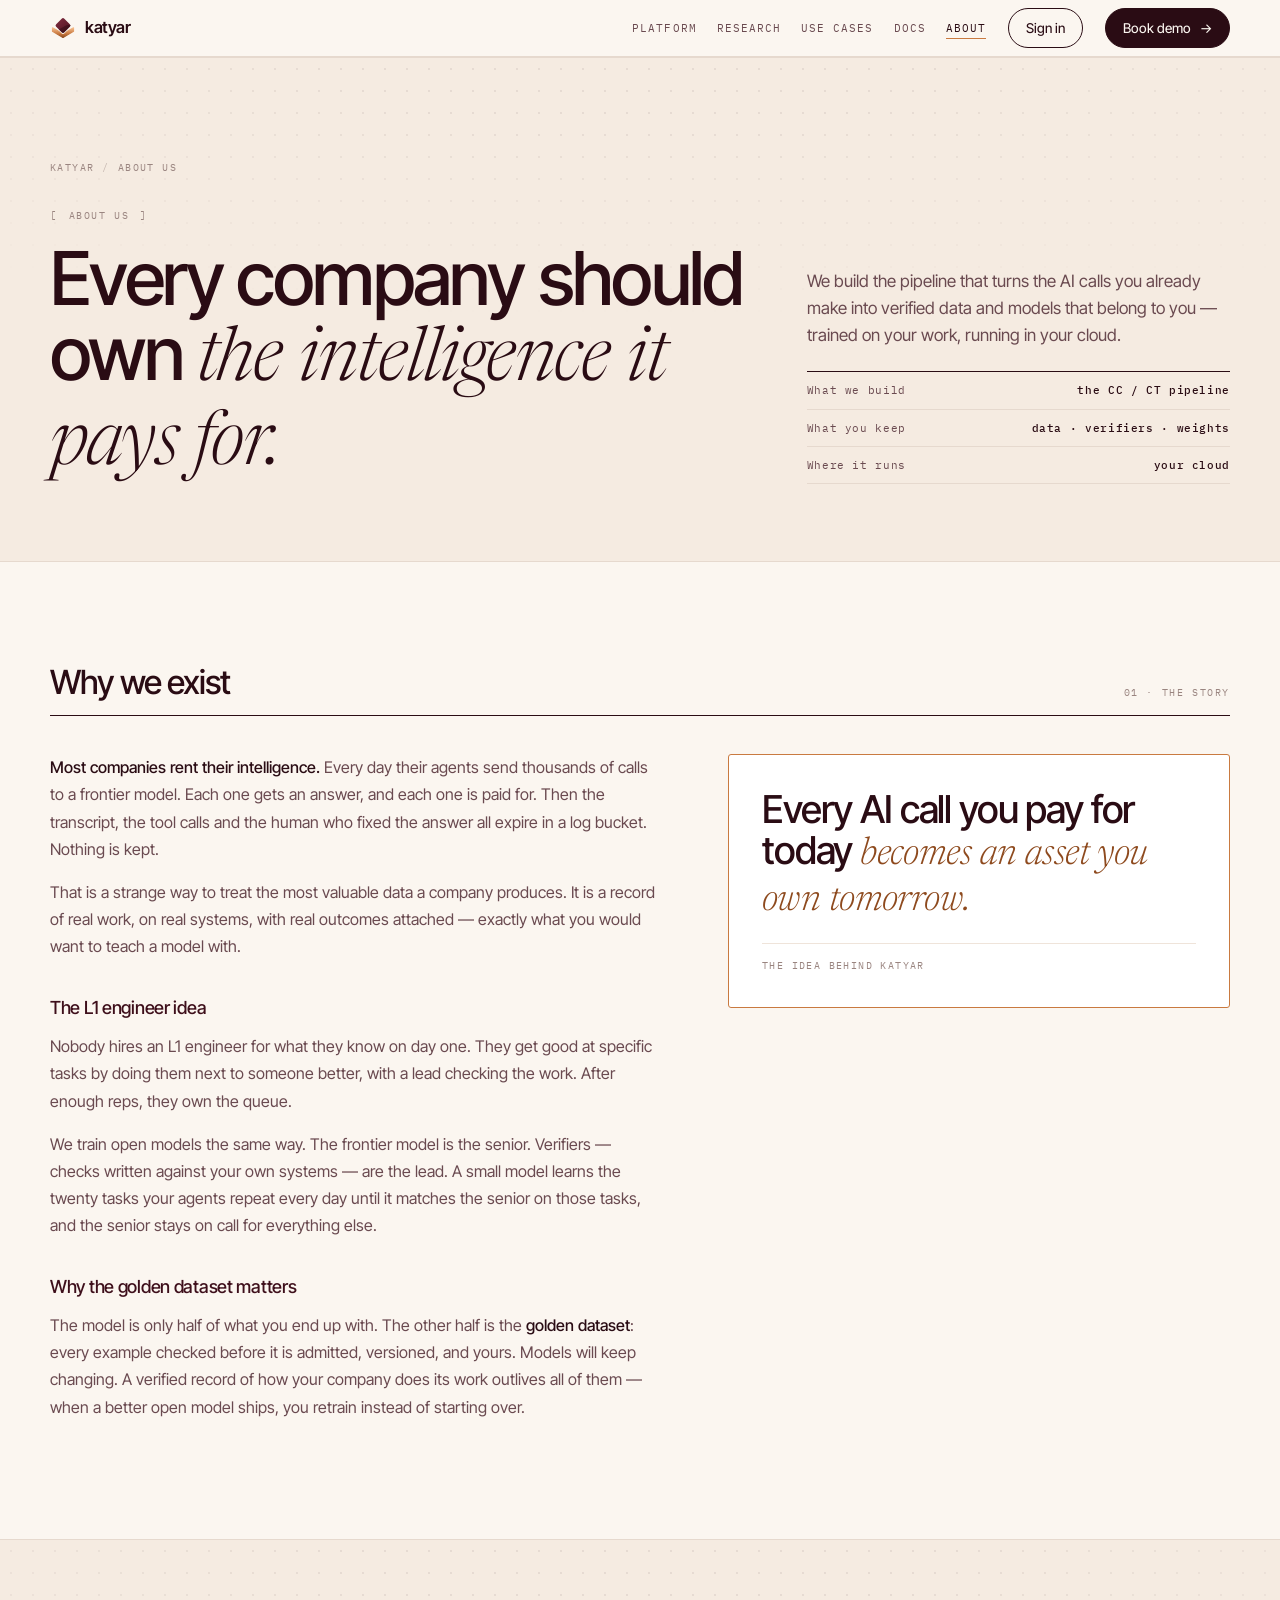
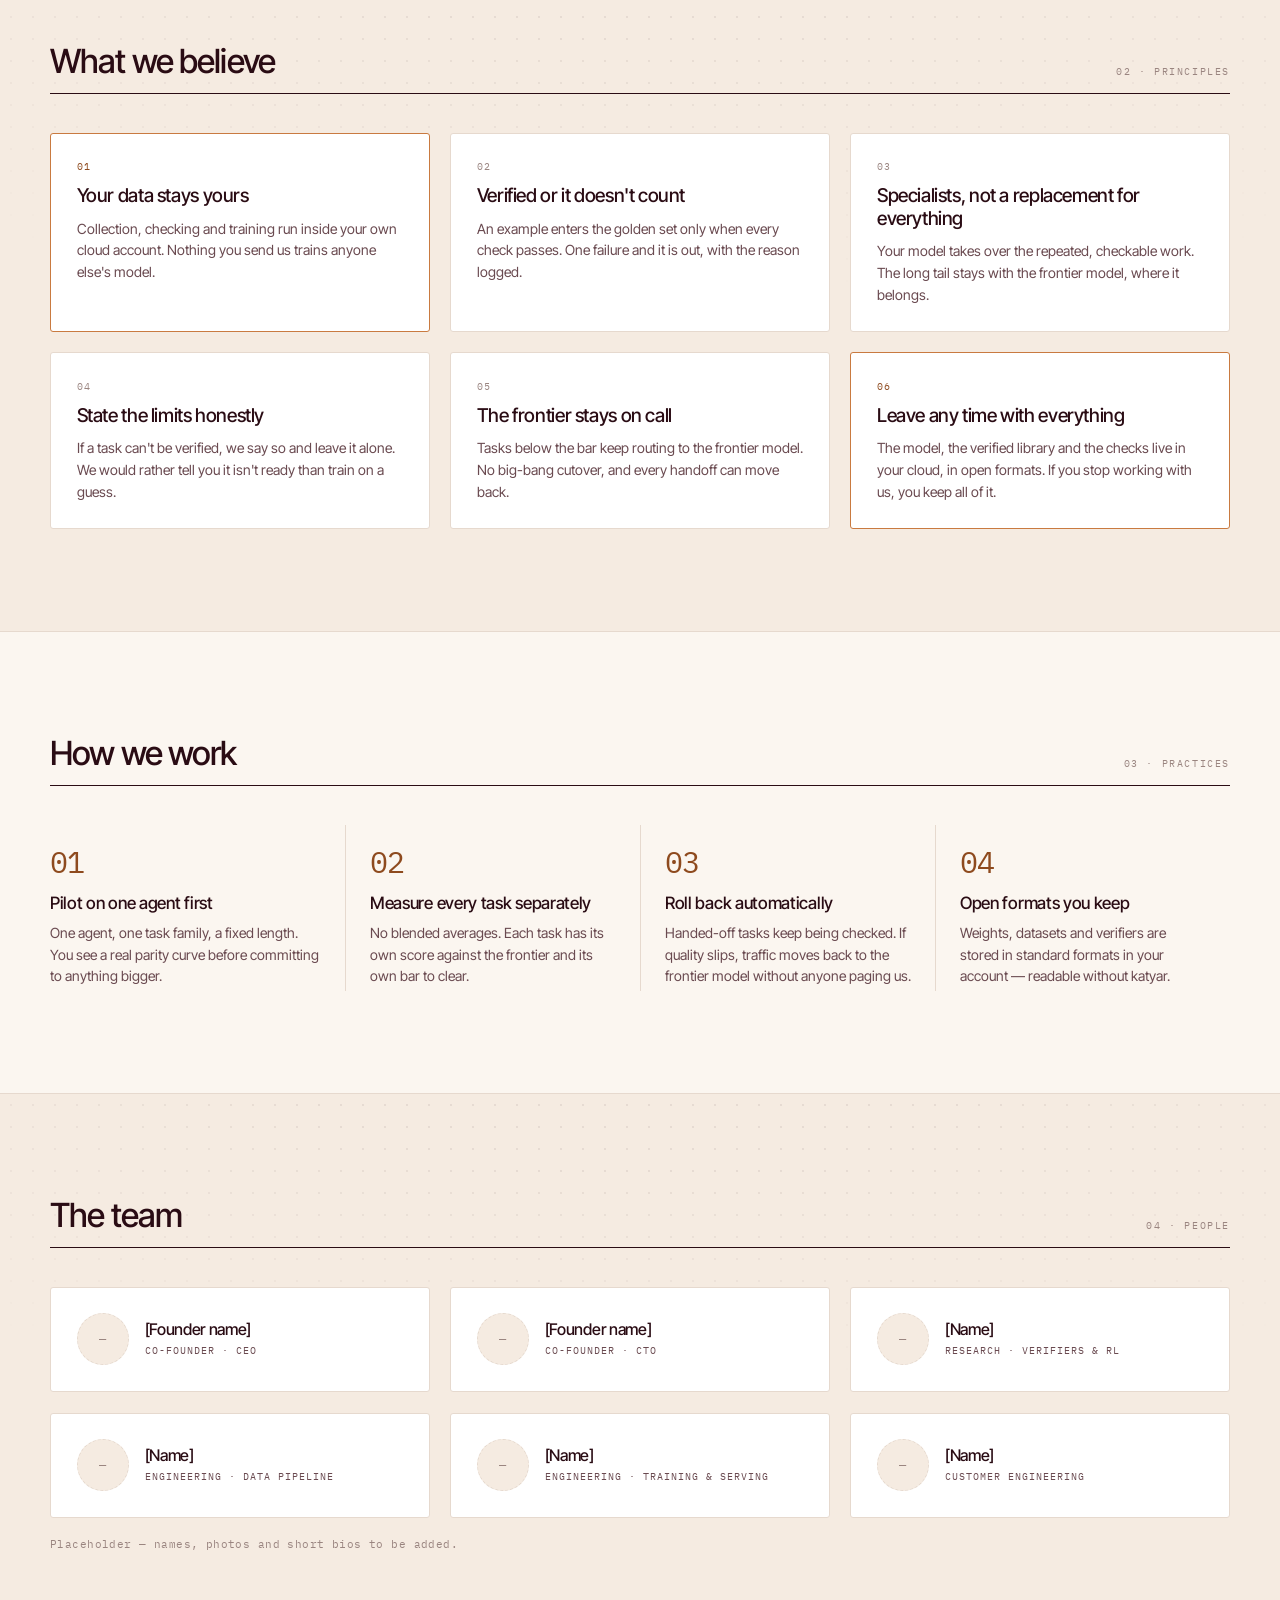
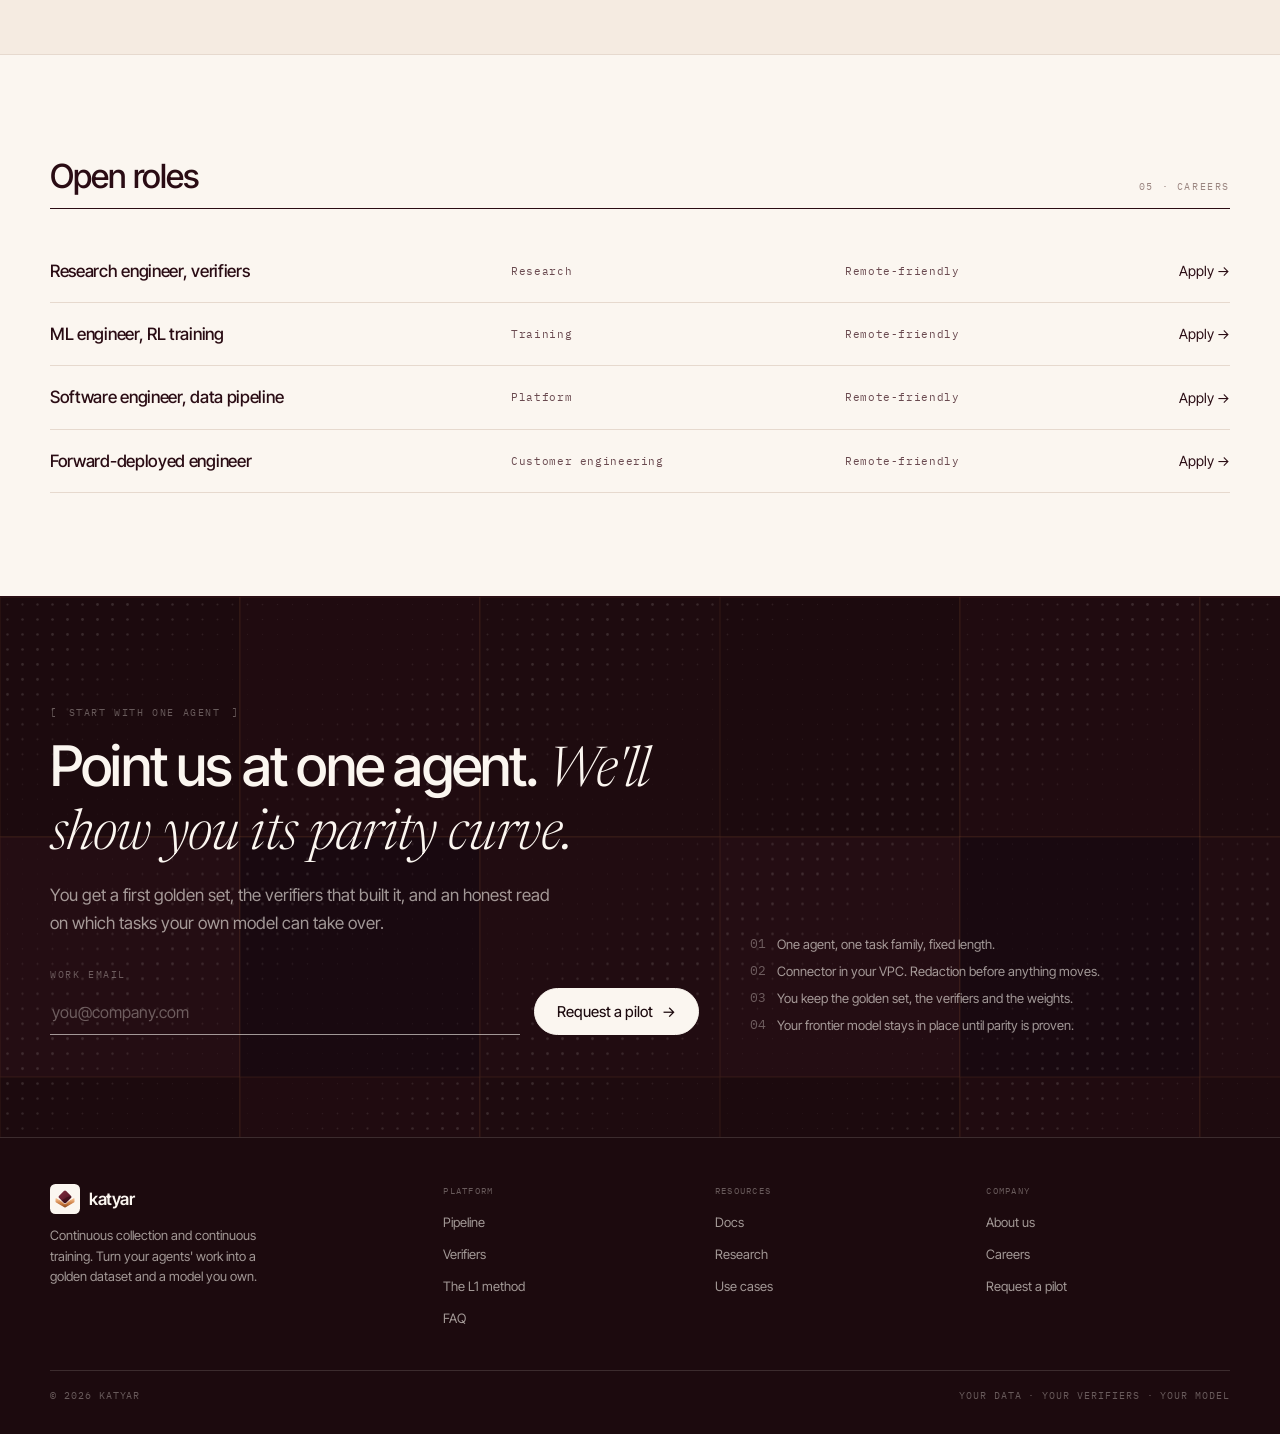
<file: v2/about.html>
<!doctype html>
<html lang="en">
<head>
<meta charset="utf-8">
<meta name="viewport" content="width=device-width, initial-scale=1">
<title>About us — katyar</title>
<meta name="description" content="katyar helps companies turn the AI calls they already pay for into verified data and models they own, running in their own cloud.">
<meta property="og:type" content="website">
<meta property="og:site_name" content="katyar">
<meta property="og:title" content="About us — katyar">
<meta property="og:description" content="katyar helps companies turn the AI calls they already pay for into verified data and models they own, running in their own cloud.">
<meta property="og:url" content="http://katyar.com/about.html">
<meta property="og:image" content="http://katyar.com/assets/og.png">
<meta property="og:image:width" content="1200">
<meta property="og:image:height" content="630">
<meta name="twitter:card" content="summary_large_image">
<meta name="twitter:image" content="http://katyar.com/assets/og.png">
<meta name="theme-color" content="#5E1A2A">
<link rel="icon" type="image/svg+xml" href="assets/logo.svg">
<link rel="alternate icon" type="image/png" href="assets/logo.png">
<link rel="apple-touch-icon" href="assets/apple-touch-icon.png">
<link rel="preconnect" href="https://fonts.googleapis.com">
<link rel="preconnect" href="https://fonts.gstatic.com" crossorigin>
<link href="https://fonts.googleapis.com/css2?family=Inter+Tight:wght@300;400;500;600&family=Newsreader:ital,opsz,wght@1,6..72,300;1,6..72,400&family=IBM+Plex+Mono:wght@400;500&display=swap" rel="stylesheet">
<link rel="stylesheet" href="styles.css">
<link rel="stylesheet" href="pages.css">
<link rel="stylesheet" href="about.css">
</head>
<body>
<div id="prog"></div>

<header>
  <div class="bar">
    <a class="logo" href="index.html"><span class="sq"></span> katyar</a>
    <nav>
      <a href="index.html#pipeline">Platform</a>
      <a href="research.html">Research</a>
      <a href="use-cases.html">Use cases</a>
      <a href="docs.html">Docs</a>
      <a href="about.html" aria-current="page">About</a>
    </nav>
    <a class="pill o" href="index.html#start">Sign in</a>
    <a class="pill" href="index.html#start">Book demo <span class="ar">→</span></a>
    <details class="mnav">
      <summary aria-label="Menu"><span></span></summary>
      <div class="mnav-panel">
        <a href="index.html#pipeline">Platform</a>
        <a href="research.html">Research</a>
        <a href="use-cases.html">Use cases</a>
        <a href="docs.html">Docs</a>
        <a href="about.html" aria-current="page">About</a>
      </div>
    </details>
  </div>
</header>

<!-- ============ PAGE HERO ============ -->
<section class="sec band phero">
  <div class="w">
    <div>
      <div class="crumbs"><a href="index.html">katyar</a><i>/</i><span>About us</span></div>
      <span class="eb lab br rv">About us</span>
      <h1 class="rv">Every company should own <span class="it">the intelligence it pays for.</span></h1>
    </div>
    <div>
      <p class="lead rv">We build the pipeline that turns the AI calls you already make into verified data and models that belong to you — trained on your work, running in your cloud.</p>
      <div class="meta rv">
        <div><span>What we build</span><b>the CC / CT pipeline</b></div>
        <div><span>What you keep</span><b>data · verifiers · weights</b></div>
        <div><span>Where it runs</span><b>your cloud</b></div>
      </div>
    </div>
  </div>
</section>

<!-- ============ STORY ============ -->
<section class="sec" id="story">
  <div class="w">
    <div class="sec-head rv"><h2>Why we exist</h2><span class="lab">01 · the story</span></div>
    <div class="story">
      <div class="prose rv">
        <p><strong>Most companies rent their intelligence.</strong> Every day their agents send thousands of calls to a frontier model. Each one gets an answer, and each one is paid for. Then the transcript, the tool calls and the human who fixed the answer all expire in a log bucket. Nothing is kept.</p>
        <p>That is a strange way to treat the most valuable data a company produces. It is a record of real work, on real systems, with real outcomes attached — exactly what you would want to teach a model with.</p>
        <h3>The L1 engineer idea</h3>
        <p>Nobody hires an L1 engineer for what they know on day one. They get good at specific tasks by doing them next to someone better, with a lead checking the work. After enough reps, they own the queue.</p>
        <p>We train open models the same way. The frontier model is the senior. Verifiers — checks written against your own systems — are the lead. A small model learns the twenty tasks your agents repeat every day until it matches the senior on those tasks, and the senior stays on call for everything else.</p>
        <h3>Why the golden dataset matters</h3>
        <p>The model is only half of what you end up with. The other half is the <strong>golden dataset</strong>: every example checked before it is admitted, versioned, and yours. Models will keep changing. A verified record of how your company does its work outlives all of them — when a better open model ships, you retrain instead of starting over.</p>
      </div>
      <figure class="pull rv">
        <blockquote>Every AI call you pay for today <span class="it">becomes an asset you own tomorrow.</span></blockquote>
        <figcaption>The idea behind katyar</figcaption>
      </figure>
    </div>
  </div>
</section>

<!-- ============ PRINCIPLES ============ -->
<section class="sec band" id="principles">
  <div class="w">
    <div class="sec-head rv"><h2>What we believe</h2><span class="lab">02 · principles</span></div>
    <div class="cards principles rv">
      <div class="card gd"><span class="n">01</span><h3>Your data stays yours</h3><p>Collection, checking and training run inside your own cloud account. Nothing you send us trains anyone else's model.</p></div>
      <div class="card"><span class="n">02</span><h3>Verified or it doesn't count</h3><p>An example enters the golden set only when every check passes. One failure and it is out, with the reason logged.</p></div>
      <div class="card"><span class="n">03</span><h3>Specialists, not a replacement for everything</h3><p>Your model takes over the repeated, checkable work. The long tail stays with the frontier model, where it belongs.</p></div>
      <div class="card"><span class="n">04</span><h3>State the limits honestly</h3><p>If a task can't be verified, we say so and leave it alone. We would rather tell you it isn't ready than train on a guess.</p></div>
      <div class="card"><span class="n">05</span><h3>The frontier stays on call</h3><p>Tasks below the bar keep routing to the frontier model. No big-bang cutover, and every handoff can move back.</p></div>
      <div class="card gd"><span class="n">06</span><h3>Leave any time with everything</h3><p>The model, the verified library and the checks live in your cloud, in open formats. If you stop working with us, you keep all of it.</p></div>
    </div>
  </div>
</section>

<!-- ============ HOW WE WORK ============ -->
<section class="sec" id="how">
  <div class="w">
    <div class="sec-head rv"><h2>How we work</h2><span class="lab">03 · practices</span></div>
    <div class="practices rv">
      <div><div class="n">01</div><h3>Pilot on one agent first</h3><p>One agent, one task family, a fixed length. You see a real parity curve before committing to anything bigger.</p></div>
      <div><div class="n">02</div><h3>Measure every task separately</h3><p>No blended averages. Each task has its own score against the frontier and its own bar to clear.</p></div>
      <div><div class="n">03</div><h3>Roll back automatically</h3><p>Handed-off tasks keep being checked. If quality slips, traffic moves back to the frontier model without anyone paging us.</p></div>
      <div><div class="n">04</div><h3>Open formats you keep</h3><p>Weights, datasets and verifiers are stored in standard formats in your account — readable without katyar.</p></div>
    </div>
  </div>
</section>

<!-- ============ TEAM ============ -->
<section class="sec band" id="team">
  <div class="w">
    <div class="sec-head rv"><h2>The team</h2><span class="lab">04 · people</span></div>
    <div class="cards team rv">
      <div class="card"><span class="mono-av">—</span><div><h3>[Founder name]</h3><div class="role">Co-founder · CEO</div></div></div>
      <div class="card"><span class="mono-av">—</span><div><h3>[Founder name]</h3><div class="role">Co-founder · CTO</div></div></div>
      <div class="card"><span class="mono-av">—</span><div><h3>[Name]</h3><div class="role">Research · verifiers &amp; RL</div></div></div>
      <div class="card"><span class="mono-av">—</span><div><h3>[Name]</h3><div class="role">Engineering · data pipeline</div></div></div>
      <div class="card"><span class="mono-av">—</span><div><h3>[Name]</h3><div class="role">Engineering · training &amp; serving</div></div></div>
      <div class="card"><span class="mono-av">—</span><div><h3>[Name]</h3><div class="role">Customer engineering</div></div></div>
    </div>
    <p class="team-note rv">Placeholder — names, photos and short bios to be added.</p>
  </div>
</section>

<!-- ============ CAREERS ============ -->
<section class="sec" id="careers">
  <div class="w">
    <div class="sec-head rv"><h2>Open roles</h2><span class="lab">05 · careers</span></div>
    <div class="roles rv">
      <a class="role-row" href="index.html#start"><h3>Research engineer, verifiers</h3><span class="m">Research</span><span class="m loc">Remote-friendly</span><span class="go">Apply <span class="ar">→</span></span></a>
      <a class="role-row" href="index.html#start"><h3>ML engineer, RL training</h3><span class="m">Training</span><span class="m loc">Remote-friendly</span><span class="go">Apply <span class="ar">→</span></span></a>
      <a class="role-row" href="index.html#start"><h3>Software engineer, data pipeline</h3><span class="m">Platform</span><span class="m loc">Remote-friendly</span><span class="go">Apply <span class="ar">→</span></span></a>
      <a class="role-row" href="index.html#start"><h3>Forward-deployed engineer</h3><span class="m">Customer engineering</span><span class="m loc">Remote-friendly</span><span class="go">Apply <span class="ar">→</span></span></a>
    </div>
  </div>
</section>

<!-- ============ CTA ============ -->
<section class="cta" id="start">
  <canvas id="dots" aria-hidden="true"></canvas>
  <div class="w cta-in on-n">
    <div class="head" style="align-items:end">
      <div>
        <span class="eb lab br">Start with one agent</span>
        <h2 class="d2 rv">Point us at one agent. <span class="it">We'll show you its parity curve.</span></h2>
        <p class="p lg rv" style="margin-top:18px">You get a first golden set, the verifiers that built it, and an honest read on which tasks your own model can take over.</p>
        <form class="fld rv" id="f">
          <label><span class="lab">Work email</span><input type="email" required placeholder="you@company.com"></label>
          <button class="pill inv lg" type="submit">Request a pilot <span class="ar">→</span></button>
        </form>
        <p class="p" id="msg" style="margin-top:14px" hidden>Noted — we'll be in touch about scoping the pilot.</p>
      </div>
      <div class="fine rv">
        <div><span class="mono">01</span><span>One agent, one task family, fixed length.</span></div>
        <div><span class="mono">02</span><span>Connector in your VPC. Redaction before anything moves.</span></div>
        <div><span class="mono">03</span><span>You keep the golden set, the verifiers and the weights.</span></div>
        <div><span class="mono">04</span><span>Your frontier model stays in place until parity is proven.</span></div>
      </div>
    </div>
  </div>
</section>

<footer>
  <div class="w">
    <div class="fg">
      <div>
        <span class="lg2"><i class="mk" aria-hidden="true"></i>katyar</span>
        <p>Continuous collection and continuous training. Turn your agents' work into a golden dataset and a model you own.</p>
      </div>
      <div><h5>Platform</h5><ul><li><a href="index.html#pipeline">Pipeline</a></li><li><a href="index.html#verifiers">Verifiers</a></li><li><a href="index.html#l1">The L1 method</a></li><li><a href="index.html#faq">FAQ</a></li></ul></div>
      <div><h5>Resources</h5><ul><li><a href="docs.html">Docs</a></li><li><a href="research.html">Research</a></li><li><a href="use-cases.html">Use cases</a></li></ul></div>
      <div><h5>Company</h5><ul><li><a href="about.html">About us</a></li><li><a href="about.html#careers">Careers</a></li><li><a href="index.html#start">Request a pilot</a></li></ul></div>
    </div>
    <div class="fbar"><span>© 2026 katyar</span><span class="sp">Your data · your verifiers · your model</span></div>
  </div>
</footer>

<script src="main.js"></script>
</body>
</html>
</file>
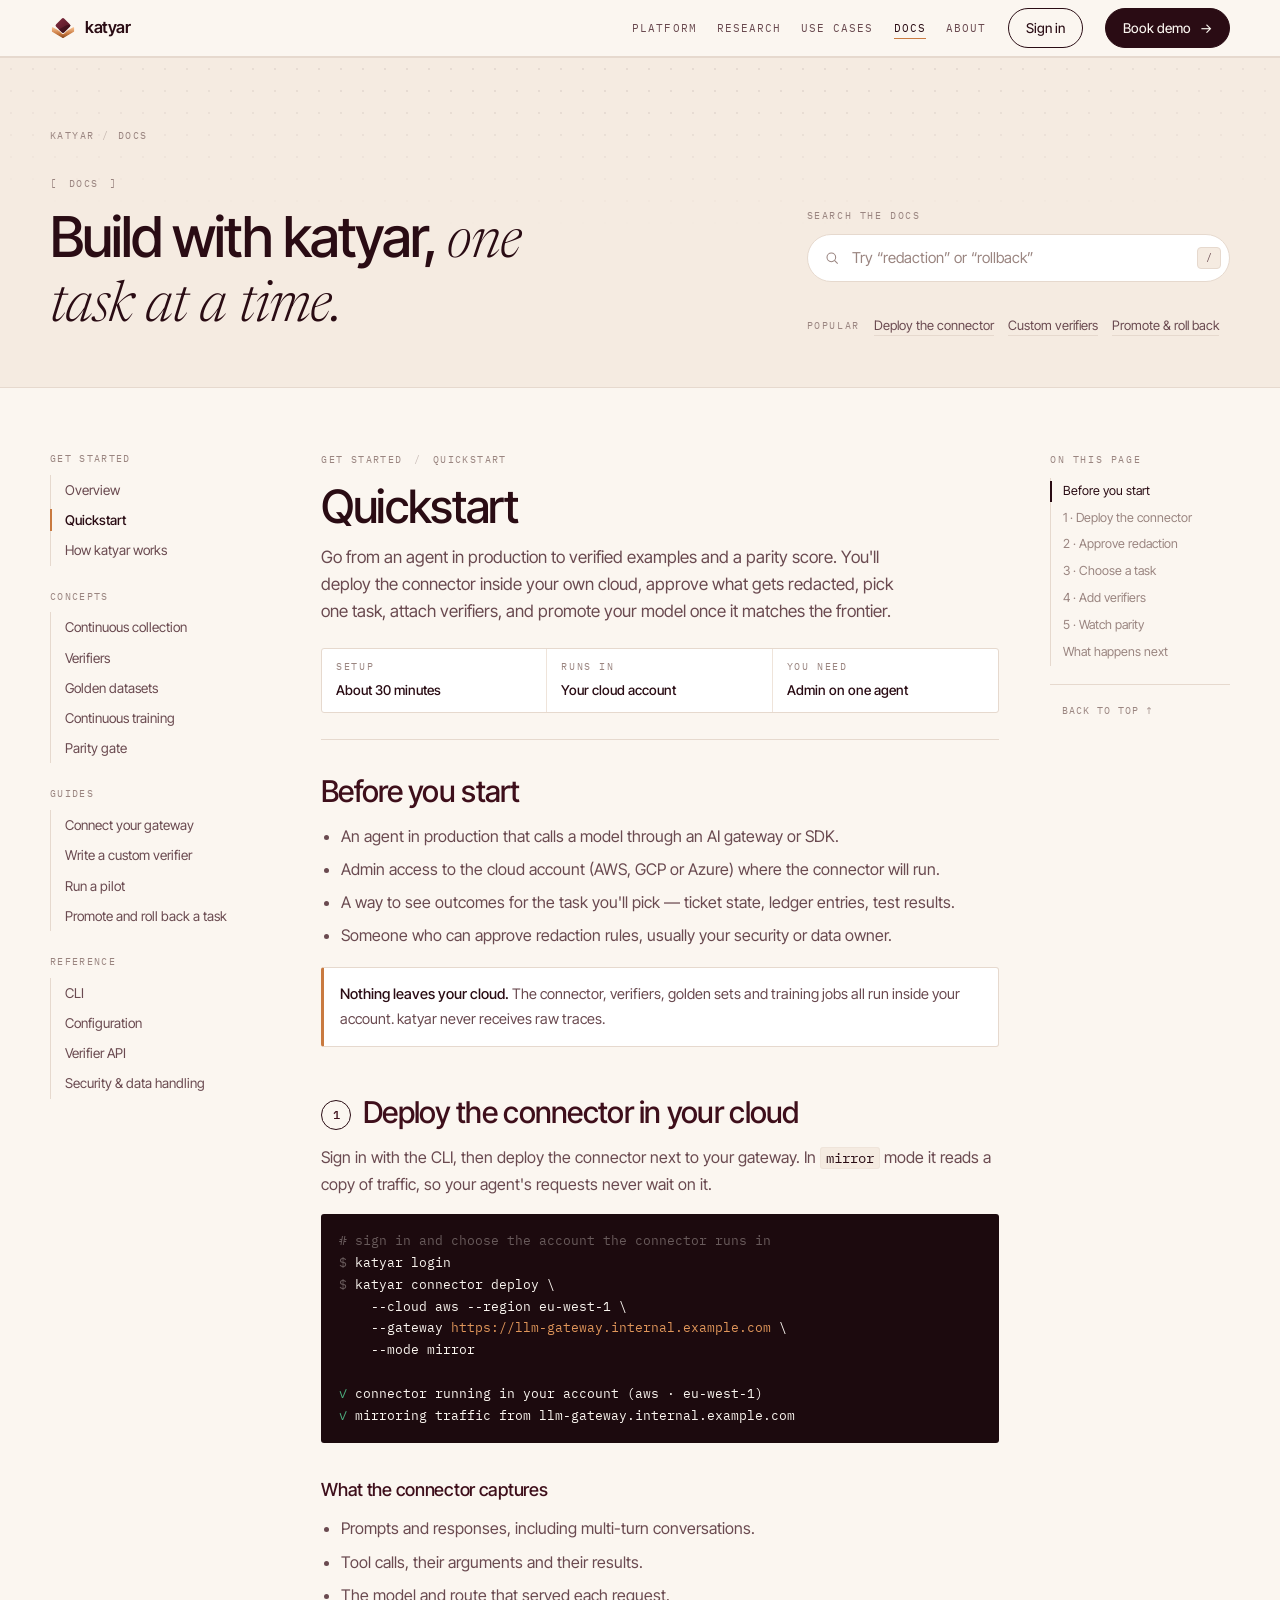
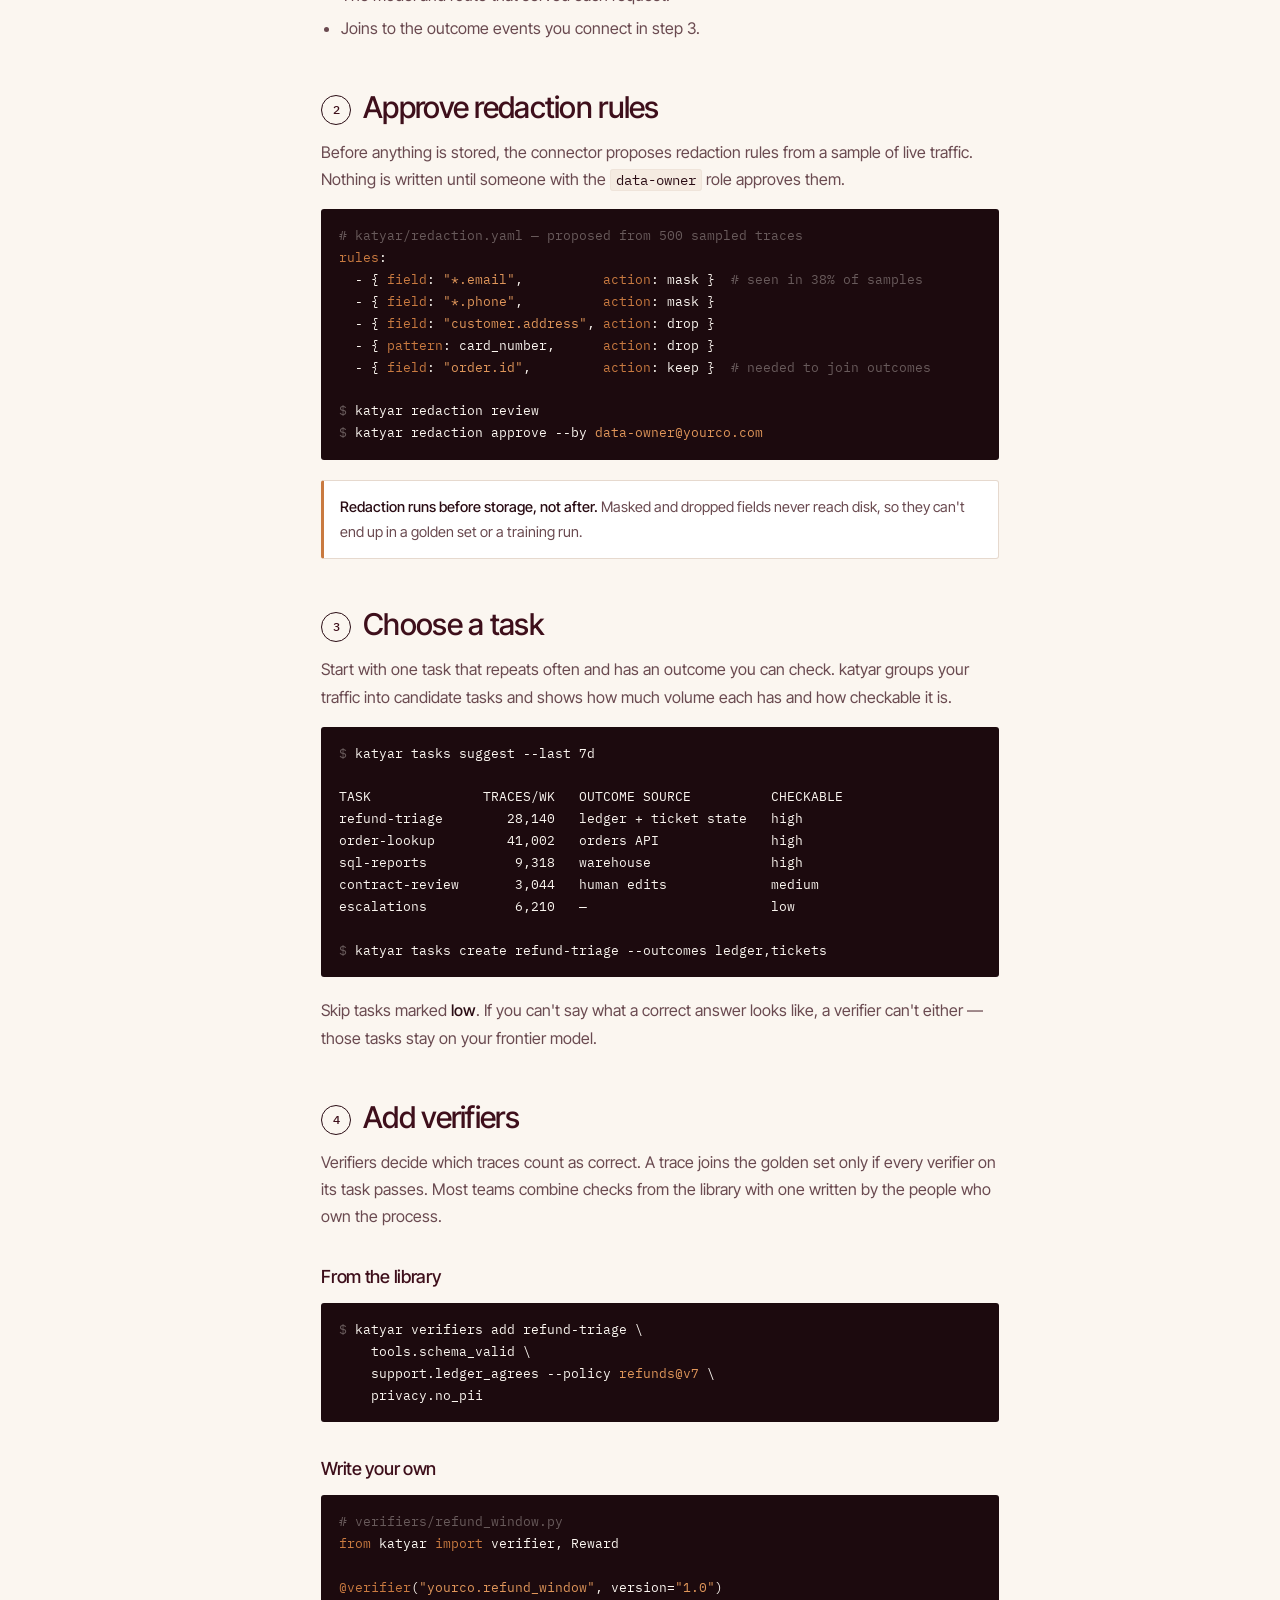
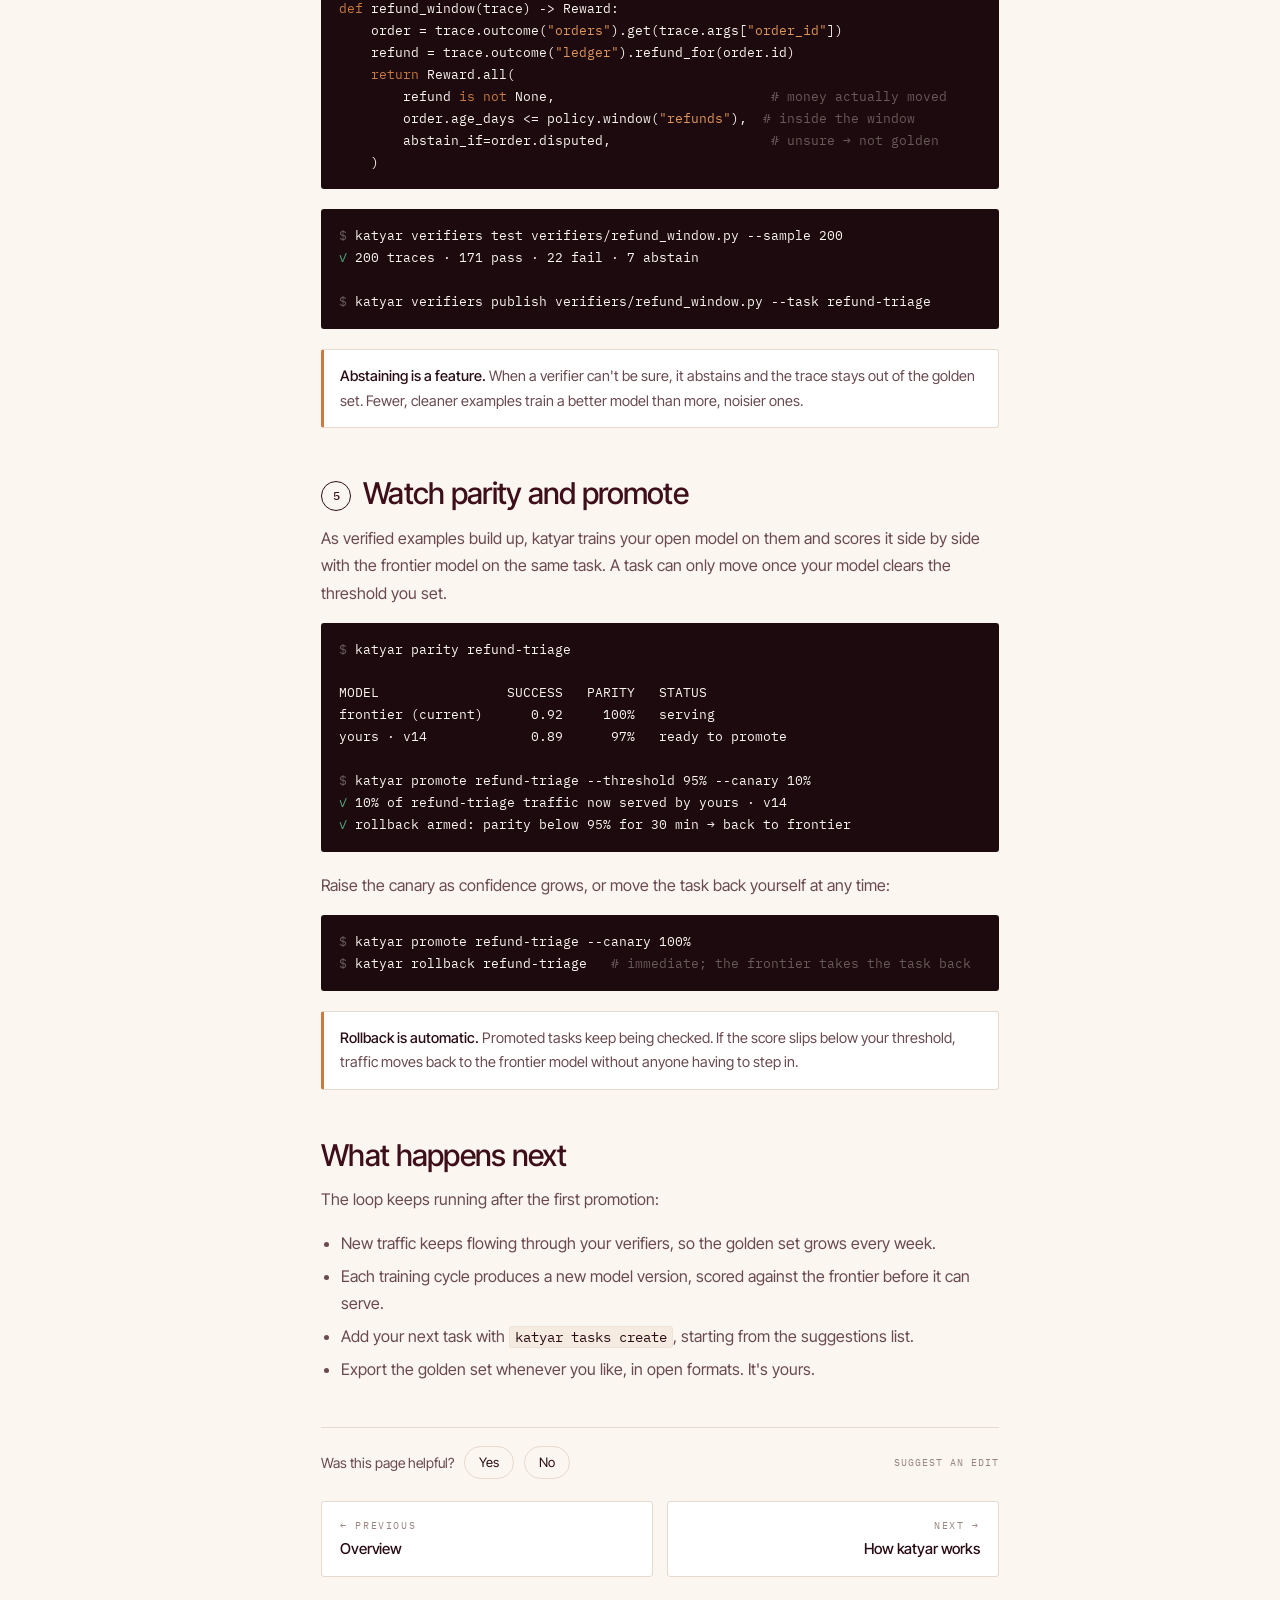
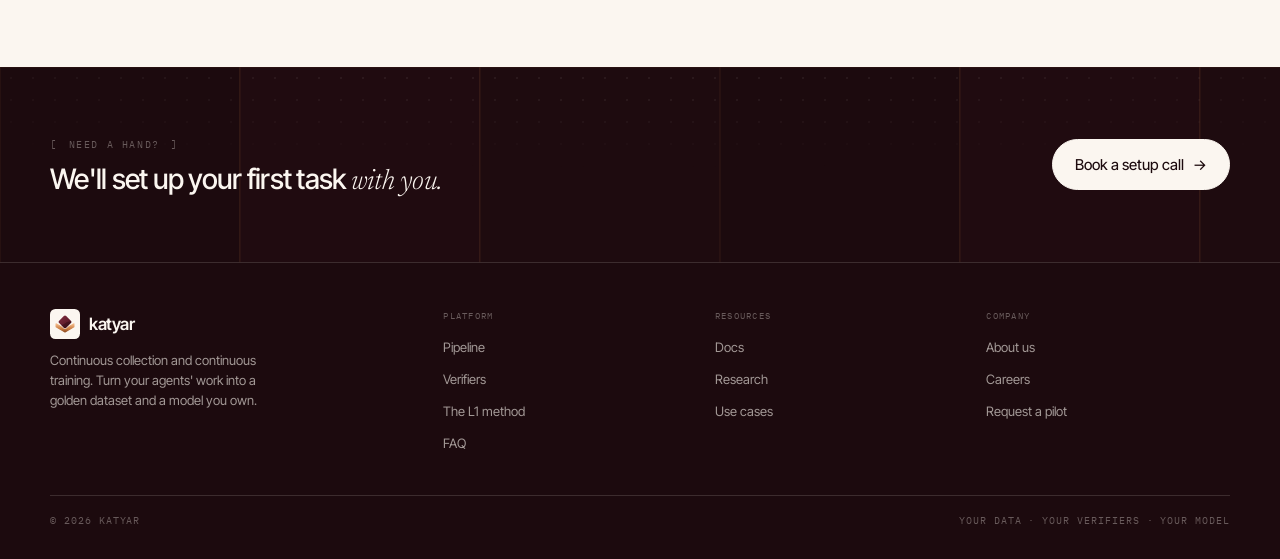
<file: v2/docs.html>
<!doctype html>
<html lang="en">
<head>
<meta charset="utf-8">
<meta name="viewport" content="width=device-width, initial-scale=1">
<title>Docs — katyar</title>
<meta name="description" content="katyar documentation: deploy the connector in your cloud, approve redaction rules, choose a task, add verifiers and promote your own model once it reaches parity.">
<meta property="og:type" content="website">
<meta property="og:site_name" content="katyar">
<meta property="og:title" content="Docs — katyar">
<meta property="og:description" content="katyar documentation: deploy the connector in your cloud, approve redaction rules, choose a task, add verifiers and promote your own model once it reaches parity.">
<meta property="og:url" content="http://katyar.com/docs.html">
<meta property="og:image" content="http://katyar.com/assets/og.png">
<meta property="og:image:width" content="1200">
<meta property="og:image:height" content="630">
<meta name="twitter:card" content="summary_large_image">
<meta name="twitter:image" content="http://katyar.com/assets/og.png">
<meta name="theme-color" content="#5E1A2A">
<link rel="icon" type="image/svg+xml" href="assets/logo.svg">
<link rel="alternate icon" type="image/png" href="assets/logo.png">
<link rel="apple-touch-icon" href="assets/apple-touch-icon.png">
<link rel="preconnect" href="https://fonts.googleapis.com">
<link rel="preconnect" href="https://fonts.gstatic.com" crossorigin>
<link href="https://fonts.googleapis.com/css2?family=Inter+Tight:wght@300;400;500;600&family=Newsreader:ital,opsz,wght@1,6..72,300;1,6..72,400&family=IBM+Plex+Mono:wght@400;500&display=swap" rel="stylesheet">
<link rel="stylesheet" href="styles.css">
<link rel="stylesheet" href="pages.css">
<link rel="stylesheet" href="docs.css">
</head>
<body>
<div id="prog"></div>

<header>
  <div class="bar">
    <a class="logo" href="index.html"><span class="sq"></span> katyar</a>
    <nav>
      <a href="index.html#pipeline">Platform</a>
      <a href="research.html">Research</a>
      <a href="use-cases.html">Use cases</a>
      <a href="docs.html" aria-current="page">Docs</a>
      <a href="about.html">About</a>
    </nav>
    <a class="pill o" href="index.html#start">Sign in</a>
    <a class="pill" href="index.html#start">Book demo <span class="ar">→</span></a>
    <details class="mnav">
      <summary aria-label="Menu"><span></span></summary>
      <div class="mnav-panel">
        <a href="index.html#pipeline">Platform</a>
        <a href="research.html">Research</a>
        <a href="use-cases.html">Use cases</a>
        <a href="docs.html" aria-current="page">Docs</a>
        <a href="about.html">About</a>
      </div>
    </details>
  </div>
</header>

<!-- ============ DOCS HERO (compact) ============ -->
<section class="sec band phero dhero">
  <div class="w">
    <div>
      <div class="crumbs"><a href="index.html">katyar</a><i>/</i><span>Docs</span></div>
      <span class="eb lab br rv">Docs</span>
      <h1 class="rv">Build with katyar, <span class="it">one task at a time.</span></h1>
    </div>
    <div class="dsearch rv" role="search">
      <label class="lab" for="docSearch">Search the docs</label>
      <div class="dsearch-box">
        <svg width="16" height="16" viewBox="0 0 24 24" fill="none" stroke="currentColor" stroke-width="1.6" aria-hidden="true"><circle cx="11" cy="11" r="6.5"/><path d="m16 16 4.5 4.5"/></svg>
        <input id="docSearch" type="search" placeholder="Try “redaction” or “rollback”" autocomplete="off" spellcheck="false">
        <kbd aria-hidden="true">/</kbd>
      </div>
      <p class="dres" id="dRes" aria-live="polite"></p>
      <div class="dquick"><span class="lab">Popular</span><a href="#deploy">Deploy the connector</a><a href="#verifiers">Custom verifiers</a><a href="#parity">Promote &amp; roll back</a></div>
    </div>
  </div>
</section>

<!-- ============ DOCS LAYOUT ============ -->
<section class="docs-sec">
  <div class="w docs">

    <aside class="dside" aria-label="Documentation">
      <details class="dbrowse" open>
        <summary>Browse docs</summary>
        <nav class="dnav">
          <div class="dgroup">
            <h4>Get started</h4>
            <ul>
              <li><a href="#" data-k="intro what is katyar">Overview</a></li>
              <li><a href="#top" aria-current="page" data-k="setup install deploy connector redaction task verifiers parity promote first">Quickstart</a></li>
              <li><a href="#" data-k="architecture loop cc ct pipeline">How katyar works</a></li>
            </ul>
          </div>
          <div class="dgroup">
            <h4>Concepts</h4>
            <ul>
              <li><a href="#" data-k="cc capture traces gateway tool calls outcomes">Continuous collection</a></li>
              <li><a href="#" data-k="checks reward library custom abstain">Verifiers</a></li>
              <li><a href="#" data-k="golden set dataset dedup versions export">Golden datasets</a></li>
              <li><a href="#" data-k="ct training rl grpo open model">Continuous training</a></li>
              <li><a href="#" data-k="parity threshold promote rollback canary">Parity gate</a></li>
            </ul>
          </div>
          <div class="dgroup">
            <h4>Guides</h4>
            <ul>
              <li><a href="#" data-k="connector gateway mirror deploy aws gcp azure">Connect your gateway</a></li>
              <li><a href="#" data-k="verifier python sdk test publish abstain">Write a custom verifier</a></li>
              <li><a href="#" data-k="pilot one agent scoping">Run a pilot</a></li>
              <li><a href="#" data-k="promote rollback canary threshold routing">Promote and roll back a task</a></li>
            </ul>
          </div>
          <div class="dgroup">
            <h4>Reference</h4>
            <ul>
              <li><a href="#" data-k="command line katyar login tasks verifiers promote">CLI</a></li>
              <li><a href="#" data-k="yaml config settings redaction">Configuration</a></li>
              <li><a href="#" data-k="sdk python reward trace outcome">Verifier API</a></li>
              <li><a href="#" data-k="redaction pii privacy encryption data residency compliance">Security &amp; data handling</a></li>
            </ul>
          </div>
          <p class="dempty" hidden>No pages match “<b></b>”. Try “verifier” or “parity”.</p>
        </nav>
      </details>
    </aside>

    <article id="top" class="dart">
      <div class="dhead">
        <div class="dpath">Get started <i>/</i> Quickstart</div>
        <h2 class="dtitle">Quickstart</h2>
        <p class="dlede">Go from an agent in production to verified examples and a parity score. You'll deploy the connector inside your own cloud, approve what gets redacted, pick one task, attach verifiers, and promote your model once it matches the frontier.</p>
        <div class="dfacts">
          <div><span class="lab">Setup</span><b>About 30 minutes</b></div>
          <div><span class="lab">Runs in</span><b>Your cloud account</b></div>
          <div><span class="lab">You need</span><b>Admin on one agent</b></div>
        </div>
      </div>

      <div class="prose">
        <h2 id="before">Before you start</h2>
        <ul>
          <li>An agent in production that calls a model through an AI gateway or SDK.</li>
          <li>Admin access to the cloud account (AWS, GCP or Azure) where the connector will run.</li>
          <li>A way to see outcomes for the task you'll pick — ticket state, ledger entries, test results.</li>
          <li>Someone who can approve redaction rules, usually your security or data owner.</li>
        </ul>
        <div class="callout"><b>Nothing leaves your cloud.</b> The connector, verifiers, golden sets and training jobs all run inside your account. katyar never receives raw traces.</div>

        <h2 id="deploy"><span class="n">1</span>Deploy the connector in your cloud</h2>
        <p>Sign in with the CLI, then deploy the connector next to your gateway. In <code>mirror</code> mode it reads a copy of traffic, so your agent's requests never wait on it.</p>
<pre><code><span class="c"># sign in and choose the account the connector runs in</span>
<span class="c">$</span> katyar login
<span class="c">$</span> katyar connector deploy \
    --cloud aws --region eu-west-1 \
    --gateway <span class="s">https://llm-gateway.internal.example.com</span> \
    --mode mirror

<span class="g">✓</span> connector running in your account (aws · eu-west-1)
<span class="g">✓</span> mirroring traffic from llm-gateway.internal.example.com</code></pre>
        <h3>What the connector captures</h3>
        <ul>
          <li>Prompts and responses, including multi-turn conversations.</li>
          <li>Tool calls, their arguments and their results.</li>
          <li>The model and route that served each request.</li>
          <li>Joins to the outcome events you connect in step 3.</li>
        </ul>

        <h2 id="redaction"><span class="n">2</span>Approve redaction rules</h2>
        <p>Before anything is stored, the connector proposes redaction rules from a sample of live traffic. Nothing is written until someone with the <code>data-owner</code> role approves them.</p>
<pre><code><span class="c"># katyar/redaction.yaml — proposed from 500 sampled traces</span>
<span class="k">rules</span>:
  - { <span class="k">field</span>: <span class="s">"*.email"</span>,          <span class="k">action</span>: mask }  <span class="c"># seen in 38% of samples</span>
  - { <span class="k">field</span>: <span class="s">"*.phone"</span>,          <span class="k">action</span>: mask }
  - { <span class="k">field</span>: <span class="s">"customer.address"</span>, <span class="k">action</span>: drop }
  - { <span class="k">pattern</span>: card_number,      <span class="k">action</span>: drop }
  - { <span class="k">field</span>: <span class="s">"order.id"</span>,         <span class="k">action</span>: keep }  <span class="c"># needed to join outcomes</span>

<span class="c">$</span> katyar redaction review
<span class="c">$</span> katyar redaction approve --by <span class="s">data-owner@yourco.com</span></code></pre>
        <div class="callout"><b>Redaction runs before storage, not after.</b> Masked and dropped fields never reach disk, so they can't end up in a golden set or a training run.</div>

        <h2 id="task"><span class="n">3</span>Choose a task</h2>
        <p>Start with one task that repeats often and has an outcome you can check. katyar groups your traffic into candidate tasks and shows how much volume each has and how checkable it is.</p>
<pre><code><span class="c">$</span> katyar tasks suggest --last 7d

TASK              TRACES/WK   OUTCOME SOURCE          CHECKABLE
refund-triage        28,140   ledger + ticket state   high
order-lookup         41,002   orders API              high
sql-reports           9,318   warehouse               high
contract-review       3,044   human edits             medium
escalations           6,210   —                       low

<span class="c">$</span> katyar tasks create refund-triage --outcomes ledger,tickets</code></pre>
        <p>Skip tasks marked <strong>low</strong>. If you can't say what a correct answer looks like, a verifier can't either — those tasks stay on your frontier model.</p>

        <h2 id="verifiers"><span class="n">4</span>Add verifiers</h2>
        <p>Verifiers decide which traces count as correct. A trace joins the golden set only if every verifier on its task passes. Most teams combine checks from the library with one written by the people who own the process.</p>
        <h3>From the library</h3>
<pre><code><span class="c">$</span> katyar verifiers add refund-triage \
    tools.schema_valid \
    support.ledger_agrees --policy <span class="s">refunds@v7</span> \
    privacy.no_pii</code></pre>
        <h3>Write your own</h3>
<pre><code><span class="c"># verifiers/refund_window.py</span>
<span class="k">from</span> katyar <span class="k">import</span> verifier, Reward

<span class="k">@verifier</span>(<span class="s">"yourco.refund_window"</span>, version=<span class="s">"1.0"</span>)
<span class="k">def</span> refund_window(trace) -&gt; Reward:
    order = trace.outcome(<span class="s">"orders"</span>).get(trace.args[<span class="s">"order_id"</span>])
    refund = trace.outcome(<span class="s">"ledger"</span>).refund_for(order.id)
    <span class="k">return</span> Reward.all(
        refund <span class="k">is not</span> None,                           <span class="c"># money actually moved</span>
        order.age_days &lt;= policy.window(<span class="s">"refunds"</span>),  <span class="c"># inside the window</span>
        abstain_if=order.disputed,                    <span class="c"># unsure → not golden</span>
    )</code></pre>
<pre><code><span class="c">$</span> katyar verifiers test verifiers/refund_window.py --sample 200
<span class="g">✓</span> 200 traces · 171 pass · 22 fail · 7 abstain

<span class="c">$</span> katyar verifiers publish verifiers/refund_window.py --task refund-triage</code></pre>
        <div class="callout"><b>Abstaining is a feature.</b> When a verifier can't be sure, it abstains and the trace stays out of the golden set. Fewer, cleaner examples train a better model than more, noisier ones.</div>

        <h2 id="parity"><span class="n">5</span>Watch parity and promote</h2>
        <p>As verified examples build up, katyar trains your open model on them and scores it side by side with the frontier model on the same task. A task can only move once your model clears the threshold you set.</p>
<pre><code><span class="c">$</span> katyar parity refund-triage

MODEL                SUCCESS   PARITY   STATUS
frontier (current)      0.92     100%   serving
yours · v14             0.89      97%   ready to promote

<span class="c">$</span> katyar promote refund-triage --threshold 95% --canary 10%
<span class="g">✓</span> 10% of refund-triage traffic now served by yours · v14
<span class="g">✓</span> rollback armed: parity below 95% for 30 min → back to frontier</code></pre>
        <p>Raise the canary as confidence grows, or move the task back yourself at any time:</p>
<pre><code><span class="c">$</span> katyar promote refund-triage --canary 100%
<span class="c">$</span> katyar rollback refund-triage   <span class="c"># immediate; the frontier takes the task back</span></code></pre>
        <div class="callout"><b>Rollback is automatic.</b> Promoted tasks keep being checked. If the score slips below your threshold, traffic moves back to the frontier model without anyone having to step in.</div>

        <h2 id="next">What happens next</h2>
        <p>The loop keeps running after the first promotion:</p>
        <ul>
          <li>New traffic keeps flowing through your verifiers, so the golden set grows every week.</li>
          <li>Each training cycle produces a new model version, scored against the frontier before it can serve.</li>
          <li>Add your next task with <code>katyar tasks create</code>, starting from the suggestions list.</li>
          <li>Export the golden set whenever you like, in open formats. It's yours.</li>
        </ul>
      </div>

      <div class="dfeedback">
        <span>Was this page helpful?</span>
        <button type="button" aria-pressed="false">Yes</button>
        <button type="button" aria-pressed="false">No</button>
        <span class="dthanks" hidden>Thanks — noted.</span>
        <a class="dedit" href="#">Suggest an edit</a>
      </div>

      <nav class="dpager" aria-label="Previous and next">
        <a href="#" class="prev"><span class="lab">← Previous</span><b>Overview</b></a>
        <a href="#" class="next"><span class="lab">Next →</span><b>How katyar works</b></a>
      </nav>
    </article>

    <aside class="dtoc" aria-label="On this page">
      <span class="lab">On this page</span>
      <ul>
        <li><a href="#before">Before you start</a></li>
        <li><a href="#deploy">1 · Deploy the connector</a></li>
        <li><a href="#redaction">2 · Approve redaction</a></li>
        <li><a href="#task">3 · Choose a task</a></li>
        <li><a href="#verifiers">4 · Add verifiers</a></li>
        <li><a href="#parity">5 · Watch parity</a></li>
        <li><a href="#next">What happens next</a></li>
      </ul>
      <div class="dtoc-ft"><a href="#">Back to top ↑</a></div>
    </aside>

  </div>
</section>

<!-- ============ NEED A HAND ============ -->
<section class="sec night on-n dhelp">
  <div class="w dhelp-in">
    <div>
      <span class="eb lab br">Need a hand?</span>
      <h2 class="d3">We'll set up your first task <span class="it">with you.</span></h2>
    </div>
    <a class="pill inv lg" href="index.html#start">Book a setup call <span class="ar">→</span></a>
  </div>
</section>

<footer>
  <div class="w">
    <div class="fg">
      <div>
        <span class="lg2"><i class="mk" aria-hidden="true"></i>katyar</span>
        <p>Continuous collection and continuous training. Turn your agents' work into a golden dataset and a model you own.</p>
      </div>
      <div><h5>Platform</h5><ul><li><a href="index.html#pipeline">Pipeline</a></li><li><a href="index.html#verifiers">Verifiers</a></li><li><a href="index.html#l1">The L1 method</a></li><li><a href="index.html#faq">FAQ</a></li></ul></div>
      <div><h5>Resources</h5><ul><li><a href="docs.html">Docs</a></li><li><a href="research.html">Research</a></li><li><a href="use-cases.html">Use cases</a></li></ul></div>
      <div><h5>Company</h5><ul><li><a href="about.html">About us</a></li><li><a href="about.html#careers">Careers</a></li><li><a href="index.html#start">Request a pilot</a></li></ul></div>
    </div>
    <div class="fbar"><span>© 2026 katyar</span><span class="sp">Your data · your verifiers · your model</span></div>
  </div>
</footer>

<script src="main.js"></script>
<script src="docs.js"></script>
</body>
</html>
</file>
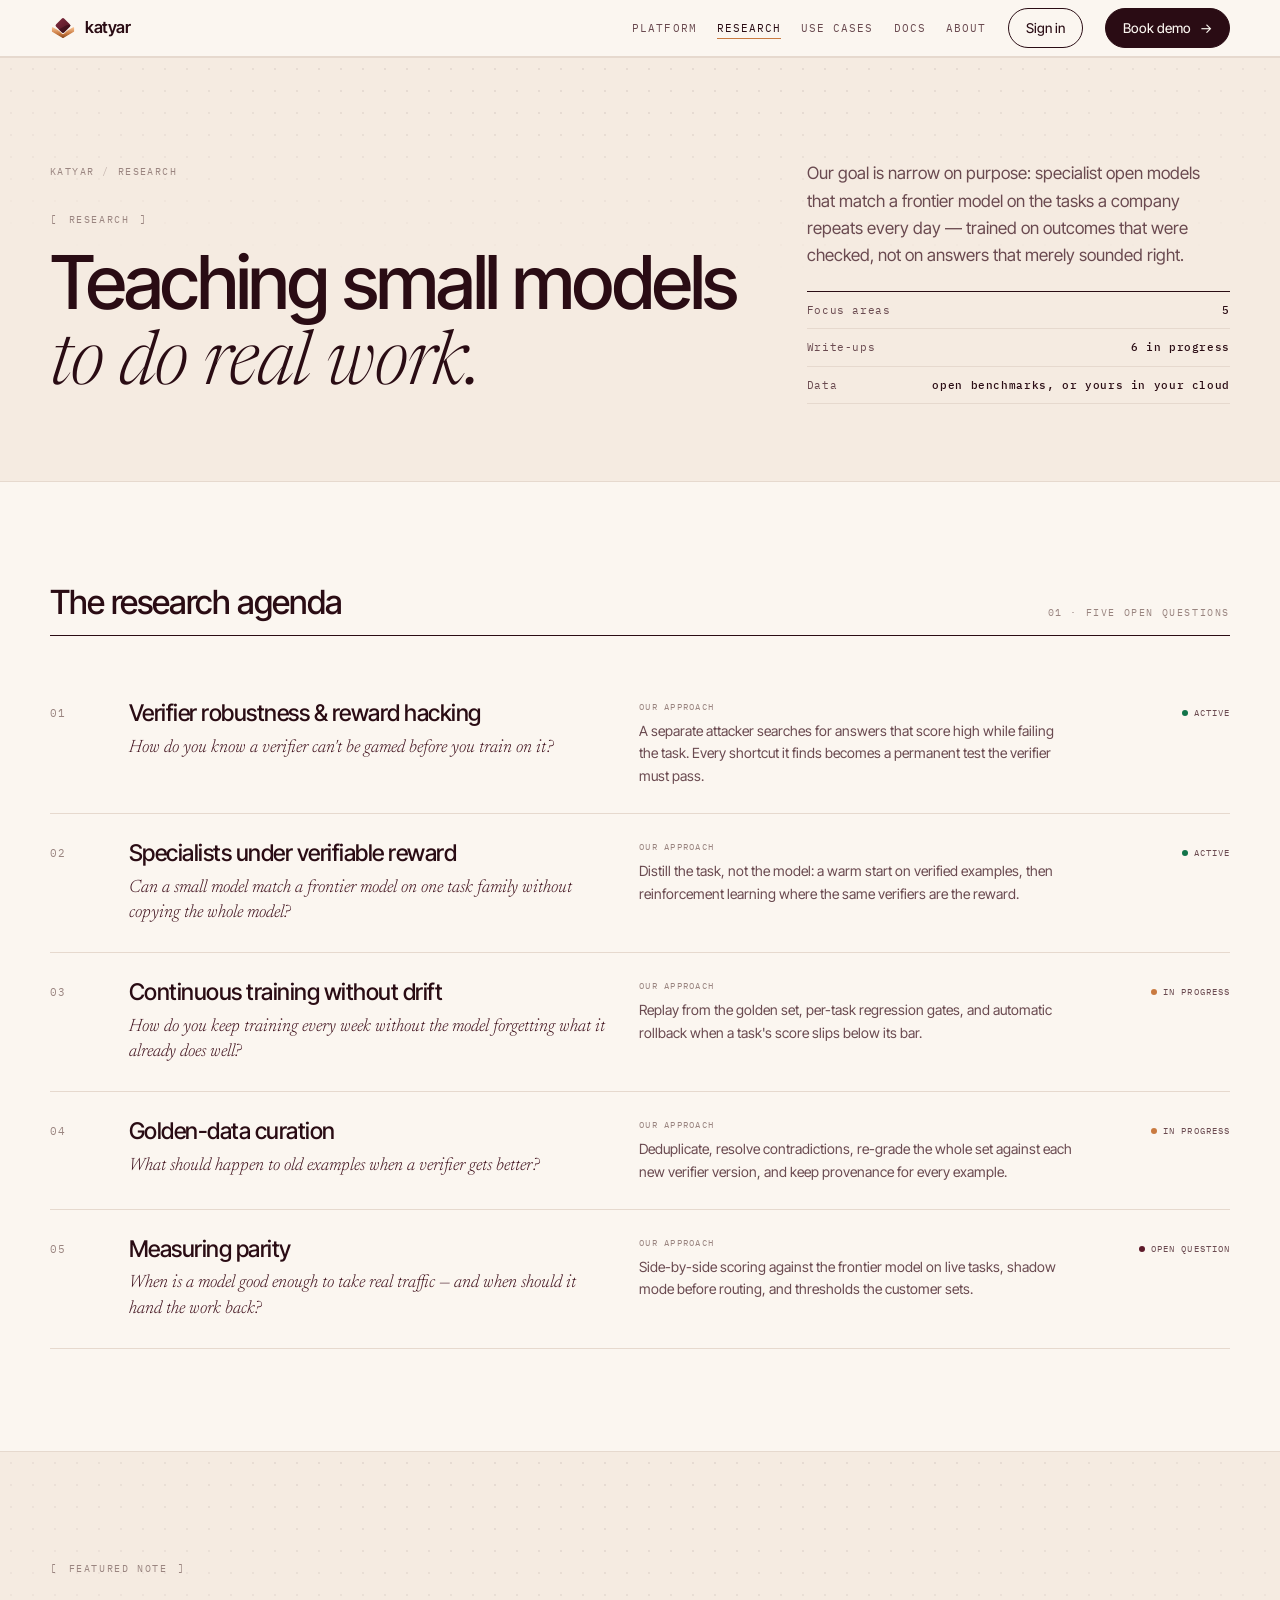
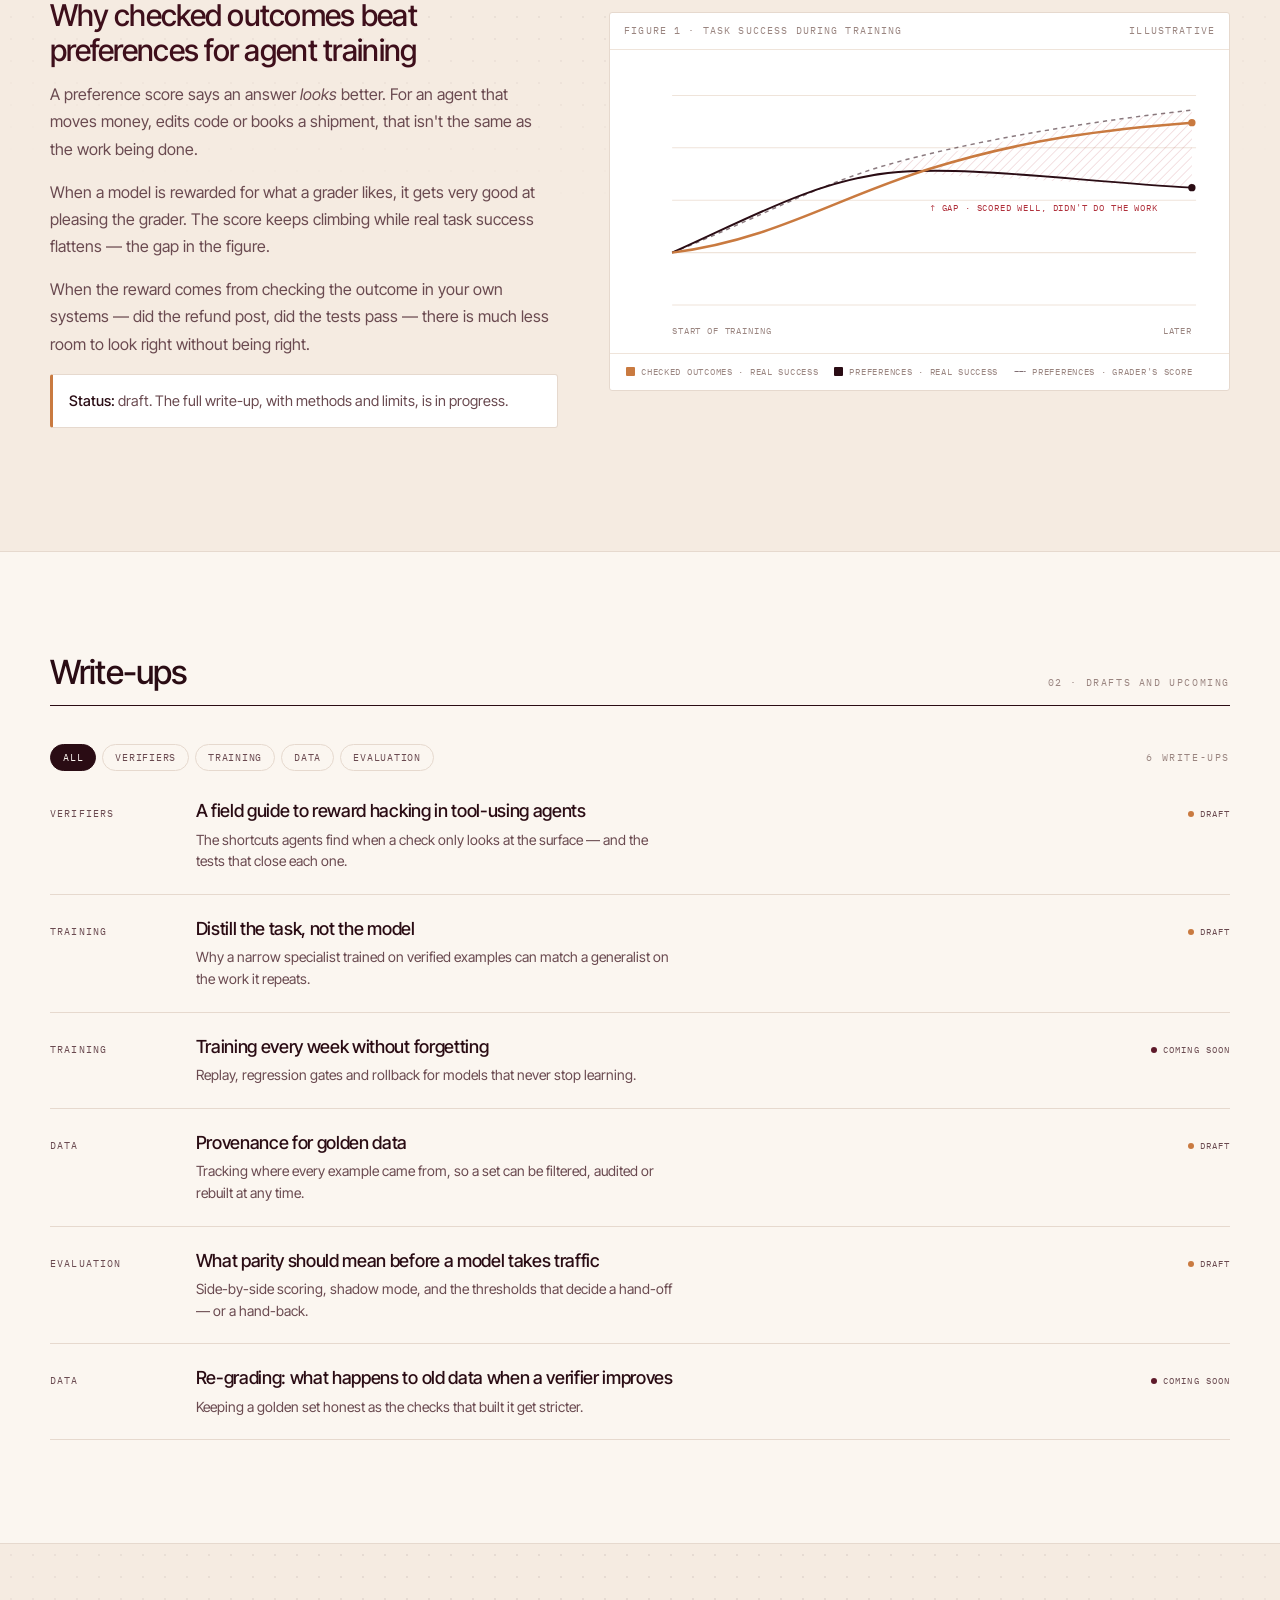
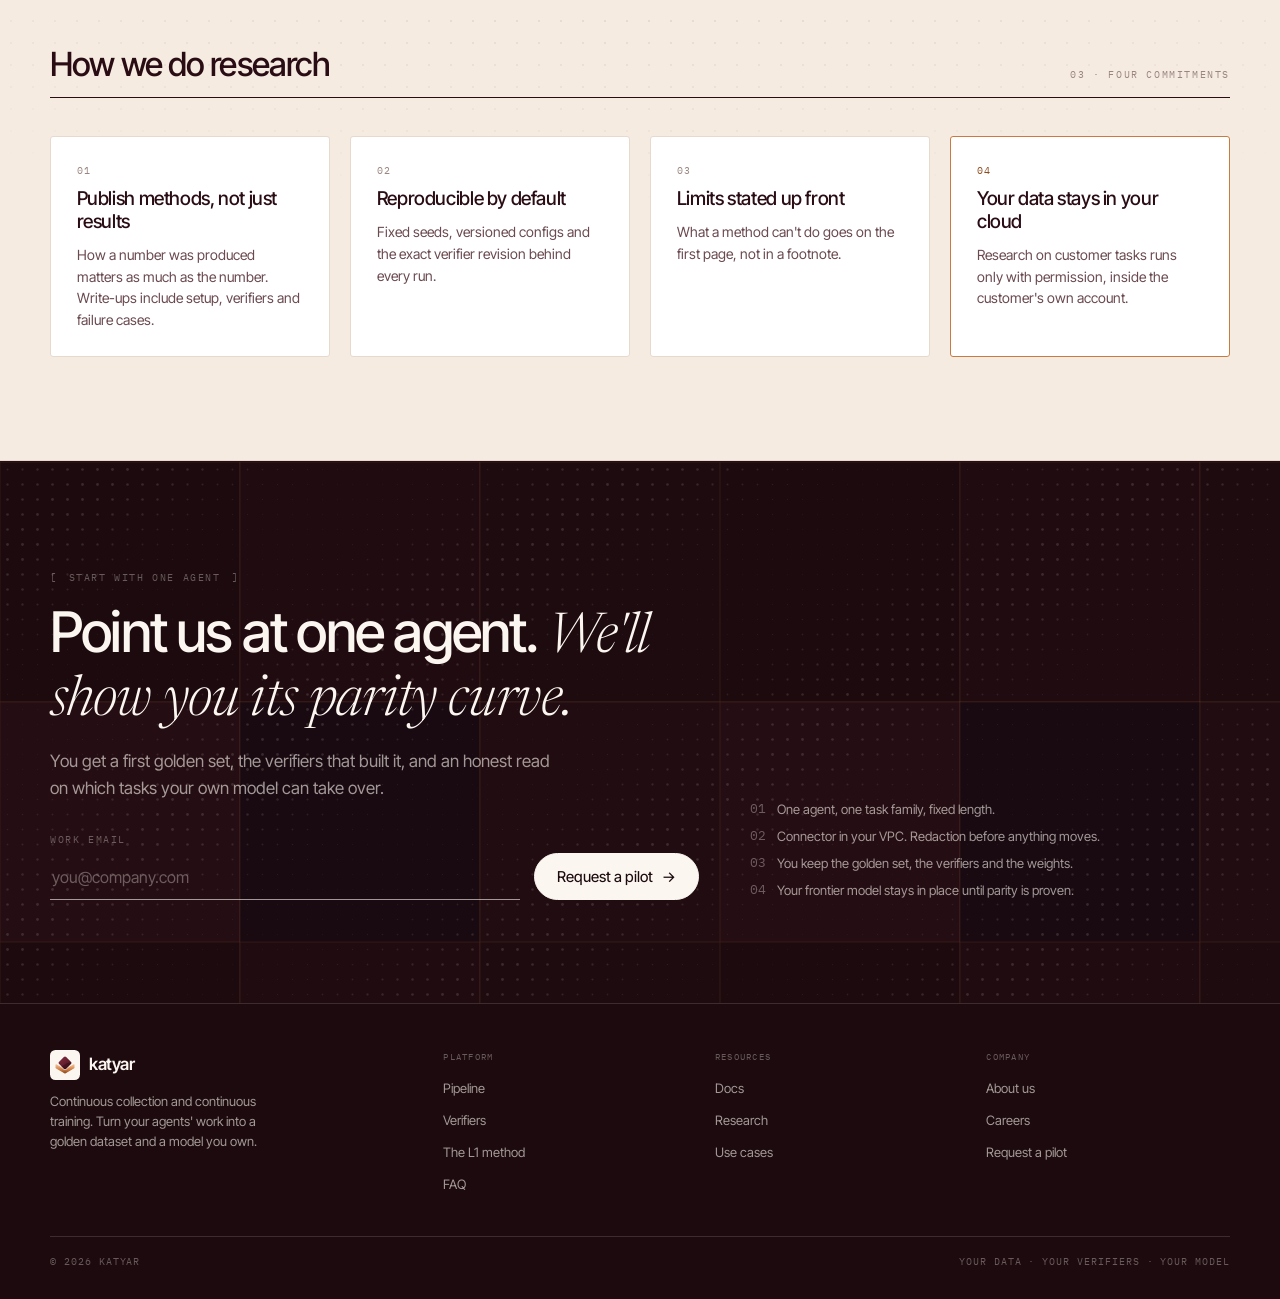
<file: v2/research.html>
<!doctype html>
<html lang="en">
<head>
<meta charset="utf-8">
<meta name="viewport" content="width=device-width, initial-scale=1">
<title>Research — katyar</title>
<meta name="description" content="katyar's research agenda: specialist open models that match frontier models on a company's repeated tasks, trained on verified outcomes instead of preferences.">
<meta property="og:type" content="website">
<meta property="og:site_name" content="katyar">
<meta property="og:title" content="Research — katyar">
<meta property="og:description" content="katyar's research agenda: specialist open models that match frontier models on a company's repeated tasks, trained on verified outcomes instead of preferences.">
<meta property="og:url" content="http://katyar.com/research.html">
<meta property="og:image" content="http://katyar.com/assets/og.png">
<meta property="og:image:width" content="1200">
<meta property="og:image:height" content="630">
<meta name="twitter:card" content="summary_large_image">
<meta name="twitter:image" content="http://katyar.com/assets/og.png">
<meta name="theme-color" content="#5E1A2A">
<link rel="icon" type="image/svg+xml" href="assets/logo.svg">
<link rel="alternate icon" type="image/png" href="assets/logo.png">
<link rel="apple-touch-icon" href="assets/apple-touch-icon.png">
<link rel="preconnect" href="https://fonts.googleapis.com">
<link rel="preconnect" href="https://fonts.gstatic.com" crossorigin>
<link href="https://fonts.googleapis.com/css2?family=Inter+Tight:wght@300;400;500;600&family=Newsreader:ital,opsz,wght@1,6..72,300;1,6..72,400&family=IBM+Plex+Mono:wght@400;500&display=swap" rel="stylesheet">
<link rel="stylesheet" href="styles.css">
<link rel="stylesheet" href="pages.css">
<link rel="stylesheet" href="research.css">
</head>
<body>
<div id="prog"></div>

<header>
  <div class="bar">
    <a class="logo" href="index.html"><span class="sq"></span> katyar</a>
    <nav>
      <a href="index.html#pipeline">Platform</a>
      <a href="research.html" aria-current="page">Research</a>
      <a href="use-cases.html">Use cases</a>
      <a href="docs.html">Docs</a>
      <a href="about.html">About</a>
    </nav>
    <a class="pill o" href="index.html#start">Sign in</a>
    <a class="pill" href="index.html#start">Book demo <span class="ar">→</span></a>
    <details class="mnav">
      <summary aria-label="Menu"><span></span></summary>
      <div class="mnav-panel">
        <a href="index.html#pipeline">Platform</a>
        <a href="research.html" aria-current="page">Research</a>
        <a href="use-cases.html">Use cases</a>
        <a href="docs.html">Docs</a>
        <a href="about.html">About</a>
      </div>
    </details>
  </div>
</header>

<!-- ============ PAGE HERO ============ -->
<section class="sec band phero">
  <div class="w">
    <div>
      <div class="crumbs"><a href="index.html">katyar</a><i>/</i><span>Research</span></div>
      <span class="eb lab br rv">Research</span>
      <h1 class="rv">Teaching small models <span class="it">to do real work.</span></h1>
    </div>
    <div>
      <p class="lead rv">Our goal is narrow on purpose: specialist open models that match a frontier model on the tasks a company repeats every day — trained on outcomes that were checked, not on answers that merely sounded right.</p>
      <div class="meta rv">
        <div><span>Focus areas</span><b>5</b></div>
        <div><span>Write-ups</span><b>6 in progress</b></div>
        <div><span>Data</span><b>open benchmarks, or yours in your cloud</b></div>
      </div>
    </div>
  </div>
</section>

<!-- ============ AGENDA ============ -->
<section class="sec" id="agenda">
  <div class="w">
    <div class="sec-head rv"><h2>The research agenda</h2><span class="lab">01 · five open questions</span></div>

    <div class="agenda rv">
      <div class="ag">
        <span class="n">01</span>
        <div><h3>Verifier robustness &amp; reward hacking</h3><p class="q">How do you know a verifier can't be gamed before you train on it?</p></div>
        <div><span class="k">Our approach</span><p>A separate attacker searches for answers that score high while failing the task. Every shortcut it finds becomes a permanent test the verifier must pass.</p></div>
        <span class="status live st"><i></i> active</span>
      </div>
      <div class="ag">
        <span class="n">02</span>
        <div><h3>Specialists under verifiable reward</h3><p class="q">Can a small model match a frontier model on one task family without copying the whole model?</p></div>
        <div><span class="k">Our approach</span><p>Distill the task, not the model: a warm start on verified examples, then reinforcement learning where the same verifiers are the reward.</p></div>
        <span class="status live st"><i></i> active</span>
      </div>
      <div class="ag">
        <span class="n">03</span>
        <div><h3>Continuous training without drift</h3><p class="q">How do you keep training every week without the model forgetting what it already does well?</p></div>
        <div><span class="k">Our approach</span><p>Replay from the golden set, per-task regression gates, and automatic rollback when a task's score slips below its bar.</p></div>
        <span class="status wip st"><i></i> in progress</span>
      </div>
      <div class="ag">
        <span class="n">04</span>
        <div><h3>Golden-data curation</h3><p class="q">What should happen to old examples when a verifier gets better?</p></div>
        <div><span class="k">Our approach</span><p>Deduplicate, resolve contradictions, re-grade the whole set against each new verifier version, and keep provenance for every example.</p></div>
        <span class="status wip st"><i></i> in progress</span>
      </div>
      <div class="ag">
        <span class="n">05</span>
        <div><h3>Measuring parity</h3><p class="q">When is a model good enough to take real traffic — and when should it hand the work back?</p></div>
        <div><span class="k">Our approach</span><p>Side-by-side scoring against the frontier model on live tasks, shadow mode before routing, and thresholds the customer sets.</p></div>
        <span class="status open st"><i></i> open question</span>
      </div>
    </div>
  </div>
</section>

<!-- ============ FEATURED NOTE ============ -->
<section class="sec band" id="featured">
  <div class="w feat">
    <div>
      <span class="eb lab br rv">Featured note</span>
      <div class="prose rv">
        <h2>Why checked outcomes beat preferences for agent training</h2>
        <p>A preference score says an answer <em>looks</em> better. For an agent that moves money, edits code or books a shipment, that isn't the same as the work being done.</p>
        <p>When a model is rewarded for what a grader likes, it gets very good at pleasing the grader. The score keeps climbing while real task success flattens — the gap in the figure.</p>
        <p>When the reward comes from checking the outcome in your own systems — did the refund post, did the tests pass — there is much less room to look right without being right.</p>
        <div class="callout"><b>Status:</b> draft. The full write-up, with methods and limits, is in progress.</div>
      </div>
    </div>

    <figure class="fig rv" style="margin:0">
      <div class="fig-hd">Figure 1 · task success during training <span class="sp">illustrative</span></div>
      <div class="rfig">
        <svg viewBox="0 0 560 270" role="img" aria-label="Illustrative chart. A model rewarded on checked outcomes climbs steadily in real task success. A model rewarded on preferences sees its grader score keep rising while its real task success levels off, leaving a gap.">
          <defs>
            <pattern id="rh" width="6" height="6" patternTransform="rotate(45)" patternUnits="userSpaceOnUse">
              <line x1="0" y1="0" x2="0" y2="6" stroke="#B0303B" stroke-width="1" stroke-opacity=".28"/>
            </pattern>
          </defs>
          <g stroke="#EFE4DA"><path d="M44 30h500M44 80h500M44 130h500M44 180h500M44 230h500"/></g>
          <!-- gap between what the grader believes and what actually got done -->
          <path d="M250 96C330 82 430 56 540 44L540 118C430 114 330 106 250 104Z" fill="url(#rh)"/>
          <path d="M44 180C120 150 180 116 250 96S430 56 540 44" fill="none" stroke="#2A0C14" stroke-width="1.4" stroke-dasharray="4 4" opacity=".55"/>
          <path d="M44 180C120 146 180 112 250 104S430 112 540 118" fill="none" stroke="#2A0C14" stroke-width="1.8"/>
          <path d="M44 180C140 168 200 128 290 100S460 62 540 56" fill="none" stroke="#C97A40" stroke-width="2.4"/>
          <circle cx="540" cy="56" r="3.5" fill="#C97A40"/>
          <circle cx="540" cy="118" r="3.5" fill="#2A0C14"/>
          <g font-family="IBM Plex Mono, monospace" font-size="8.5" letter-spacing=".8">
            <text x="290" y="140" fill="#B0303B">↑ GAP · SCORED WELL, DIDN'T DO THE WORK</text>
          </g>
          <g font-family="IBM Plex Mono, monospace" font-size="8.5" letter-spacing=".8" fill="#9A8580">
            <text x="44" y="258">START OF TRAINING</text><text x="540" y="258" text-anchor="end">LATER</text>
          </g>
        </svg>
      </div>
      <figcaption class="fig-ft rleg">
        <span><i style="background:#C97A40"></i>Checked outcomes · real success</span>
        <span><i style="background:#2A0C14"></i>Preferences · real success</span>
        <span><i class="dash"></i>Preferences · grader's score</span>
      </figcaption>
    </figure>
  </div>
</section>

<!-- ============ WRITE-UPS ============ -->
<section class="sec" id="writeups">
  <div class="w">
    <div class="sec-head rv"><h2>Write-ups</h2><span class="lab">02 · drafts and upcoming</span></div>

    <div class="wu-bar rv">
      <div class="pill-tabs" id="wuTabs" role="tablist" aria-label="Filter write-ups by topic">
        <button role="tab" aria-selected="true" data-topic="all">All</button>
        <button role="tab" aria-selected="false" data-topic="verifiers">Verifiers</button>
        <button role="tab" aria-selected="false" data-topic="training">Training</button>
        <button role="tab" aria-selected="false" data-topic="data">Data</button>
        <button role="tab" aria-selected="false" data-topic="evaluation">Evaluation</button>
      </div>
      <span class="lab" id="wuCount" aria-live="polite">6 write-ups</span>
    </div>

    <div class="wu-list rv" id="wuList">
      <article class="wu" data-topic="verifiers">
        <span class="tag">Verifiers</span>
        <div><h3>A field guide to reward hacking in tool-using agents</h3><p>The shortcuts agents find when a check only looks at the surface — and the tests that close each one.</p></div>
        <span class="status wip st"><i></i> draft</span>
      </article>
      <article class="wu" data-topic="training">
        <span class="tag">Training</span>
        <div><h3>Distill the task, not the model</h3><p>Why a narrow specialist trained on verified examples can match a generalist on the work it repeats.</p></div>
        <span class="status wip st"><i></i> draft</span>
      </article>
      <article class="wu" data-topic="training">
        <span class="tag">Training</span>
        <div><h3>Training every week without forgetting</h3><p>Replay, regression gates and rollback for models that never stop learning.</p></div>
        <span class="status open st"><i></i> coming soon</span>
      </article>
      <article class="wu" data-topic="data">
        <span class="tag">Data</span>
        <div><h3>Provenance for golden data</h3><p>Tracking where every example came from, so a set can be filtered, audited or rebuilt at any time.</p></div>
        <span class="status wip st"><i></i> draft</span>
      </article>
      <article class="wu" data-topic="evaluation">
        <span class="tag">Evaluation</span>
        <div><h3>What parity should mean before a model takes traffic</h3><p>Side-by-side scoring, shadow mode, and the thresholds that decide a hand-off — or a hand-back.</p></div>
        <span class="status wip st"><i></i> draft</span>
      </article>
      <article class="wu" data-topic="data">
        <span class="tag">Data</span>
        <div><h3>Re-grading: what happens to old data when a verifier improves</h3><p>Keeping a golden set honest as the checks that built it get stricter.</p></div>
        <span class="status open st"><i></i> coming soon</span>
      </article>
    </div>
  </div>
</section>

<!-- ============ PRINCIPLES ============ -->
<section class="sec band" id="principles">
  <div class="w">
    <div class="sec-head rv"><h2>How we do research</h2><span class="lab">03 · four commitments</span></div>
    <div class="cards four rv">
      <div class="card"><span class="pn">01</span><h3>Publish methods, not just results</h3><p>How a number was produced matters as much as the number. Write-ups include setup, verifiers and failure cases.</p></div>
      <div class="card"><span class="pn">02</span><h3>Reproducible by default</h3><p>Fixed seeds, versioned configs and the exact verifier revision behind every run.</p></div>
      <div class="card"><span class="pn">03</span><h3>Limits stated up front</h3><p>What a method can't do goes on the first page, not in a footnote.</p></div>
      <div class="card gd"><span class="pn g">04</span><h3>Your data stays in your cloud</h3><p>Research on customer tasks runs only with permission, inside the customer's own account.</p></div>
    </div>
  </div>
</section>

<!-- ============ CTA ============ -->
<section class="cta" id="start">
  <canvas id="dots" aria-hidden="true"></canvas>
  <div class="w cta-in on-n">
    <div class="head" style="align-items:end">
      <div>
        <span class="eb lab br">Start with one agent</span>
        <h2 class="d2 rv">Point us at one agent. <span class="it">We'll show you its parity curve.</span></h2>
        <p class="p lg rv" style="margin-top:18px">You get a first golden set, the verifiers that built it, and an honest read on which tasks your own model can take over.</p>
        <form class="fld rv" id="f">
          <label><span class="lab">Work email</span><input type="email" required placeholder="you@company.com"></label>
          <button class="pill inv lg" type="submit">Request a pilot <span class="ar">→</span></button>
        </form>
        <p class="p" id="msg" style="margin-top:14px" hidden>Noted — we'll be in touch about scoping the pilot.</p>
      </div>
      <div class="fine rv">
        <div><span class="mono">01</span><span>One agent, one task family, fixed length.</span></div>
        <div><span class="mono">02</span><span>Connector in your VPC. Redaction before anything moves.</span></div>
        <div><span class="mono">03</span><span>You keep the golden set, the verifiers and the weights.</span></div>
        <div><span class="mono">04</span><span>Your frontier model stays in place until parity is proven.</span></div>
      </div>
    </div>
  </div>
</section>

<footer>
  <div class="w">
    <div class="fg">
      <div>
        <span class="lg2"><i class="mk" aria-hidden="true"></i>katyar</span>
        <p>Continuous collection and continuous training. Turn your agents' work into a golden dataset and a model you own.</p>
      </div>
      <div><h5>Platform</h5><ul><li><a href="index.html#pipeline">Pipeline</a></li><li><a href="index.html#verifiers">Verifiers</a></li><li><a href="index.html#l1">The L1 method</a></li><li><a href="index.html#faq">FAQ</a></li></ul></div>
      <div><h5>Resources</h5><ul><li><a href="docs.html">Docs</a></li><li><a href="research.html">Research</a></li><li><a href="use-cases.html">Use cases</a></li></ul></div>
      <div><h5>Company</h5><ul><li><a href="about.html">About us</a></li><li><a href="about.html#careers">Careers</a></li><li><a href="index.html#start">Request a pilot</a></li></ul></div>
    </div>
    <div class="fbar"><span>© 2026 katyar</span><span class="sp">Your data · your verifiers · your model</span></div>
  </div>
</footer>

<script src="main.js"></script>
<script src="research.js"></script>
</body>
</html>
</file>
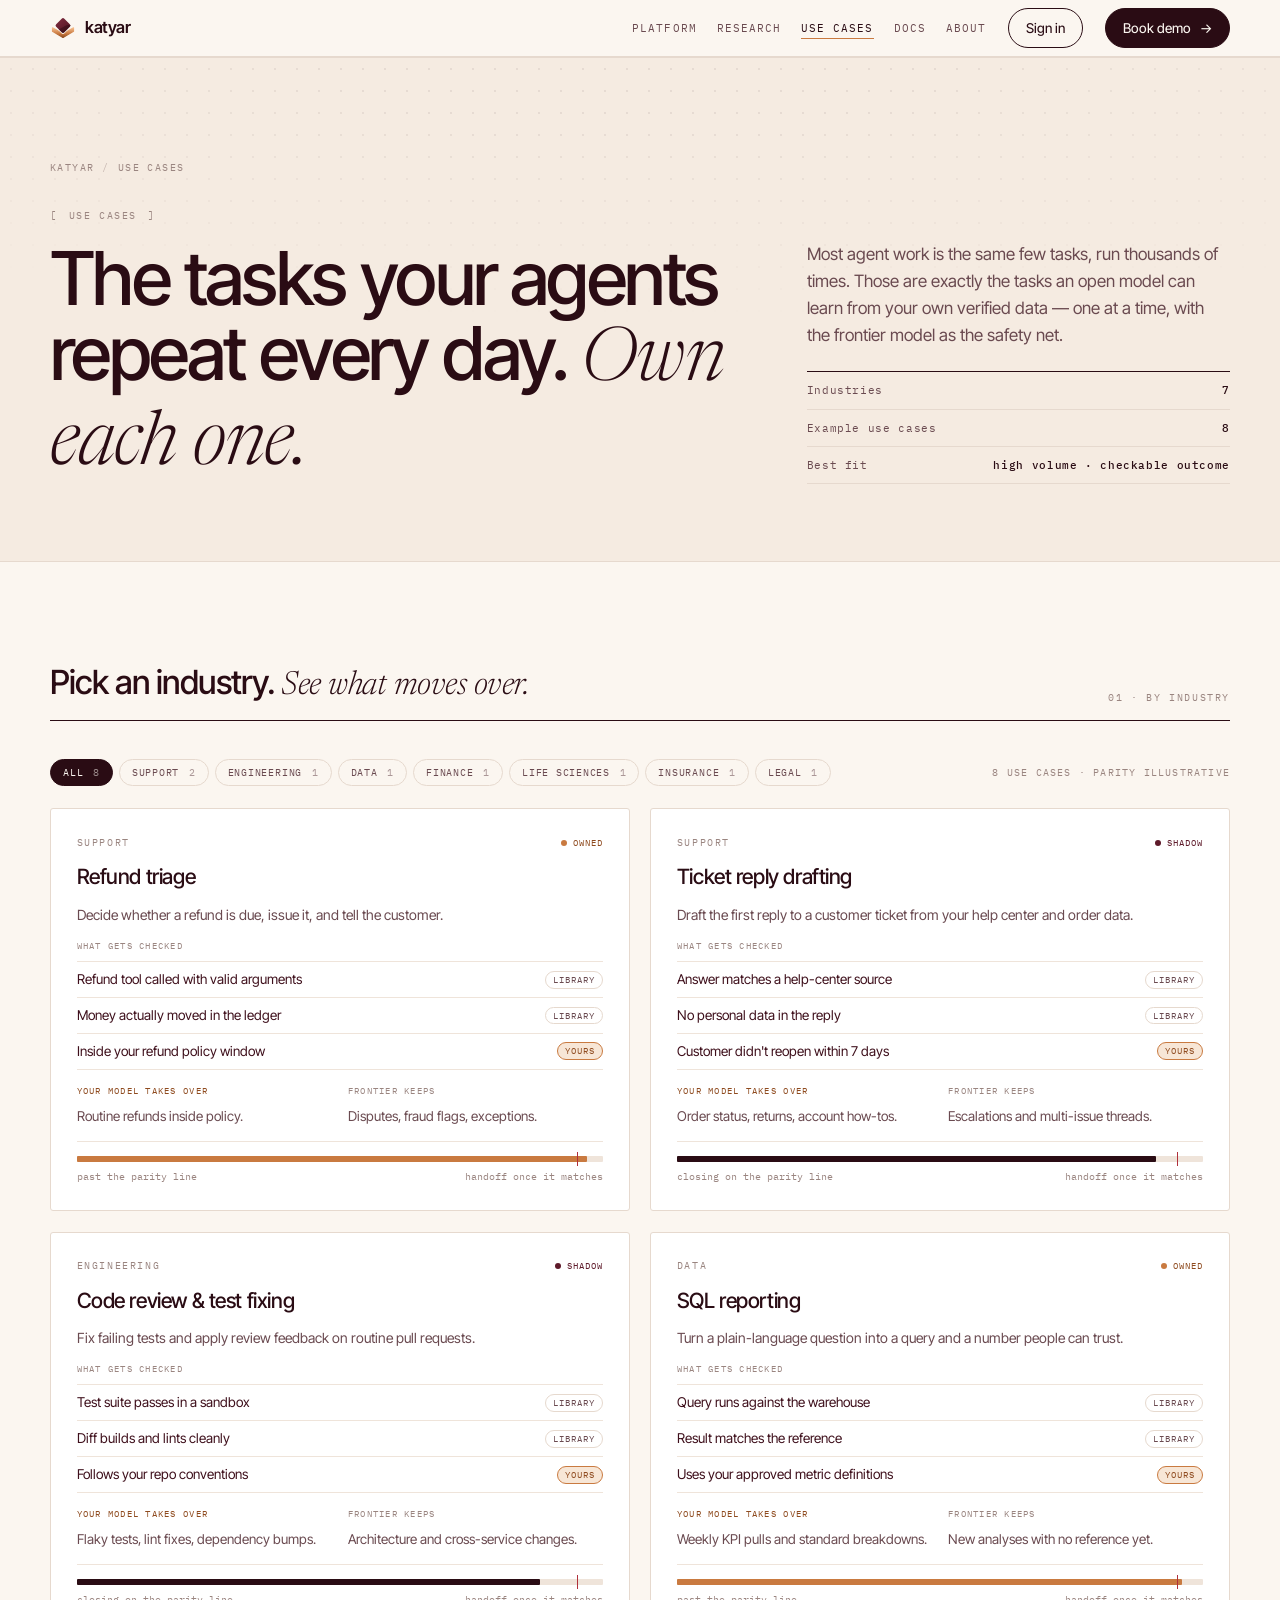
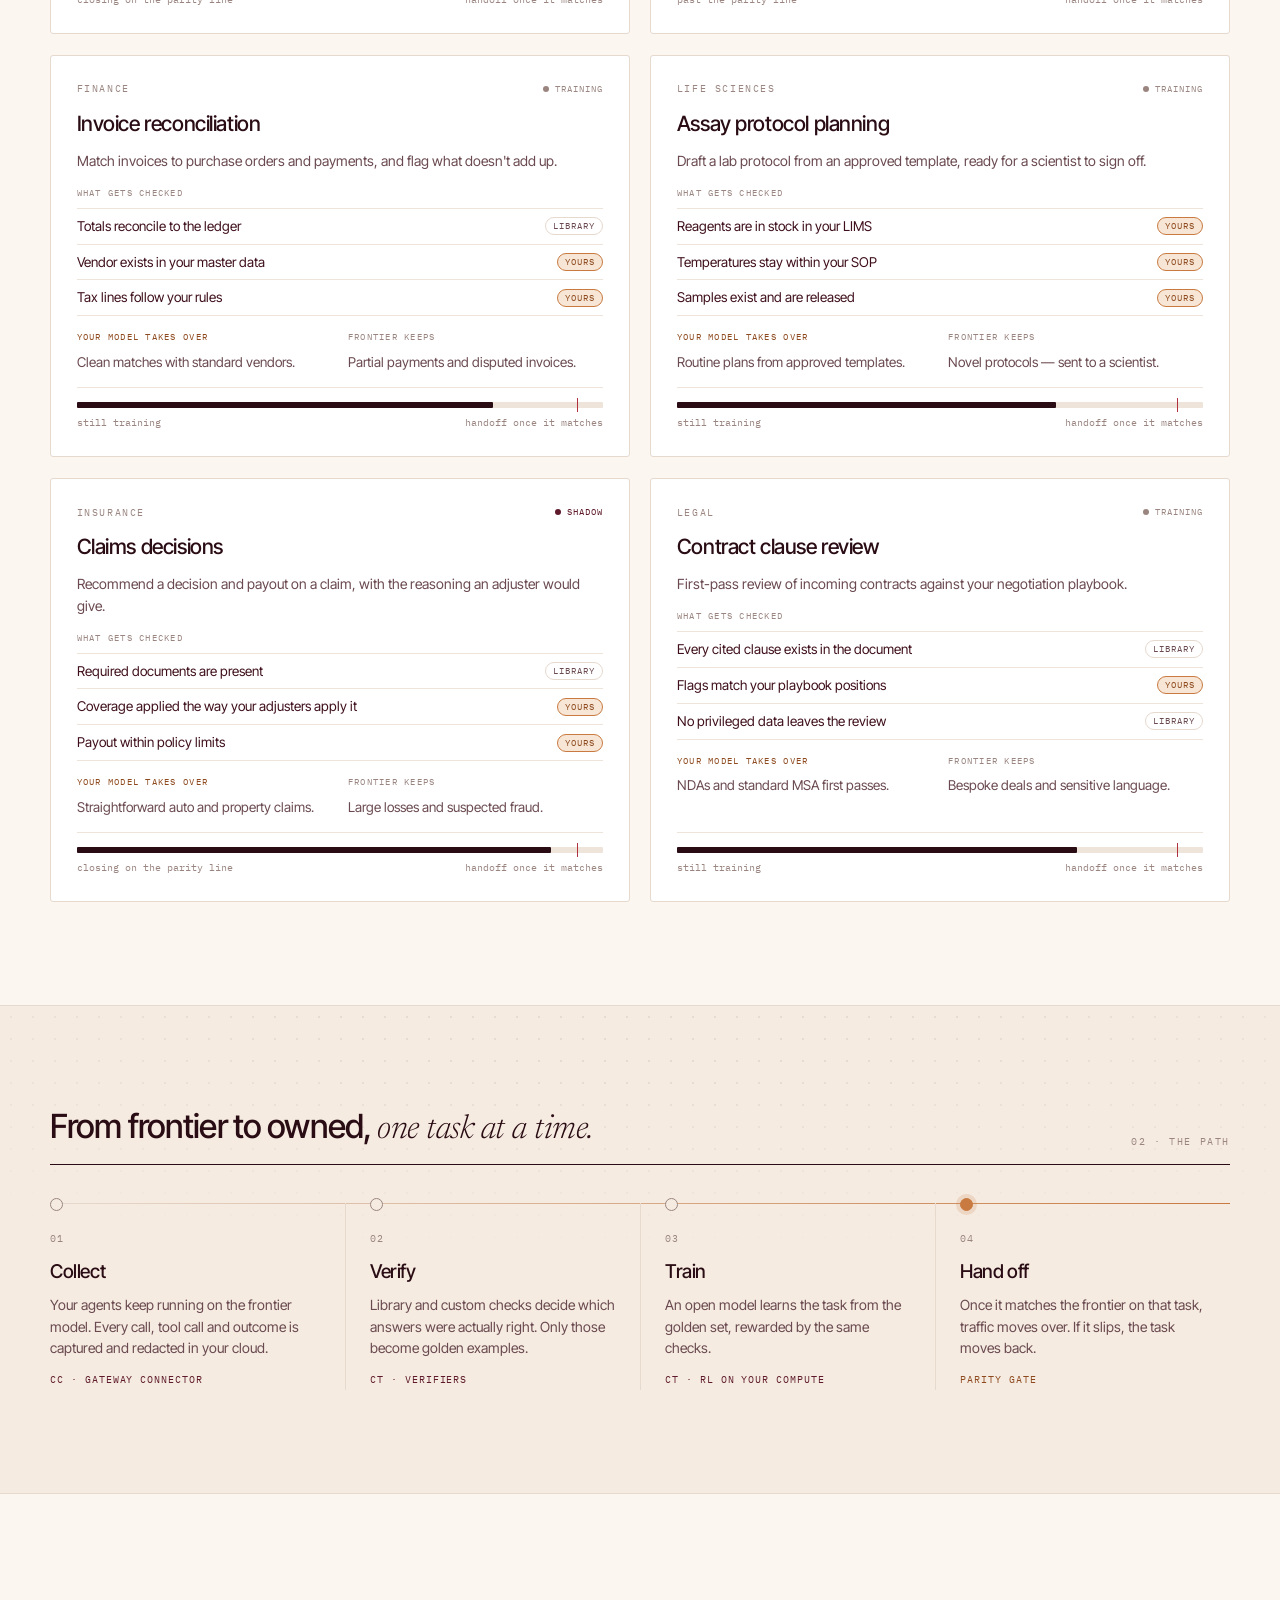
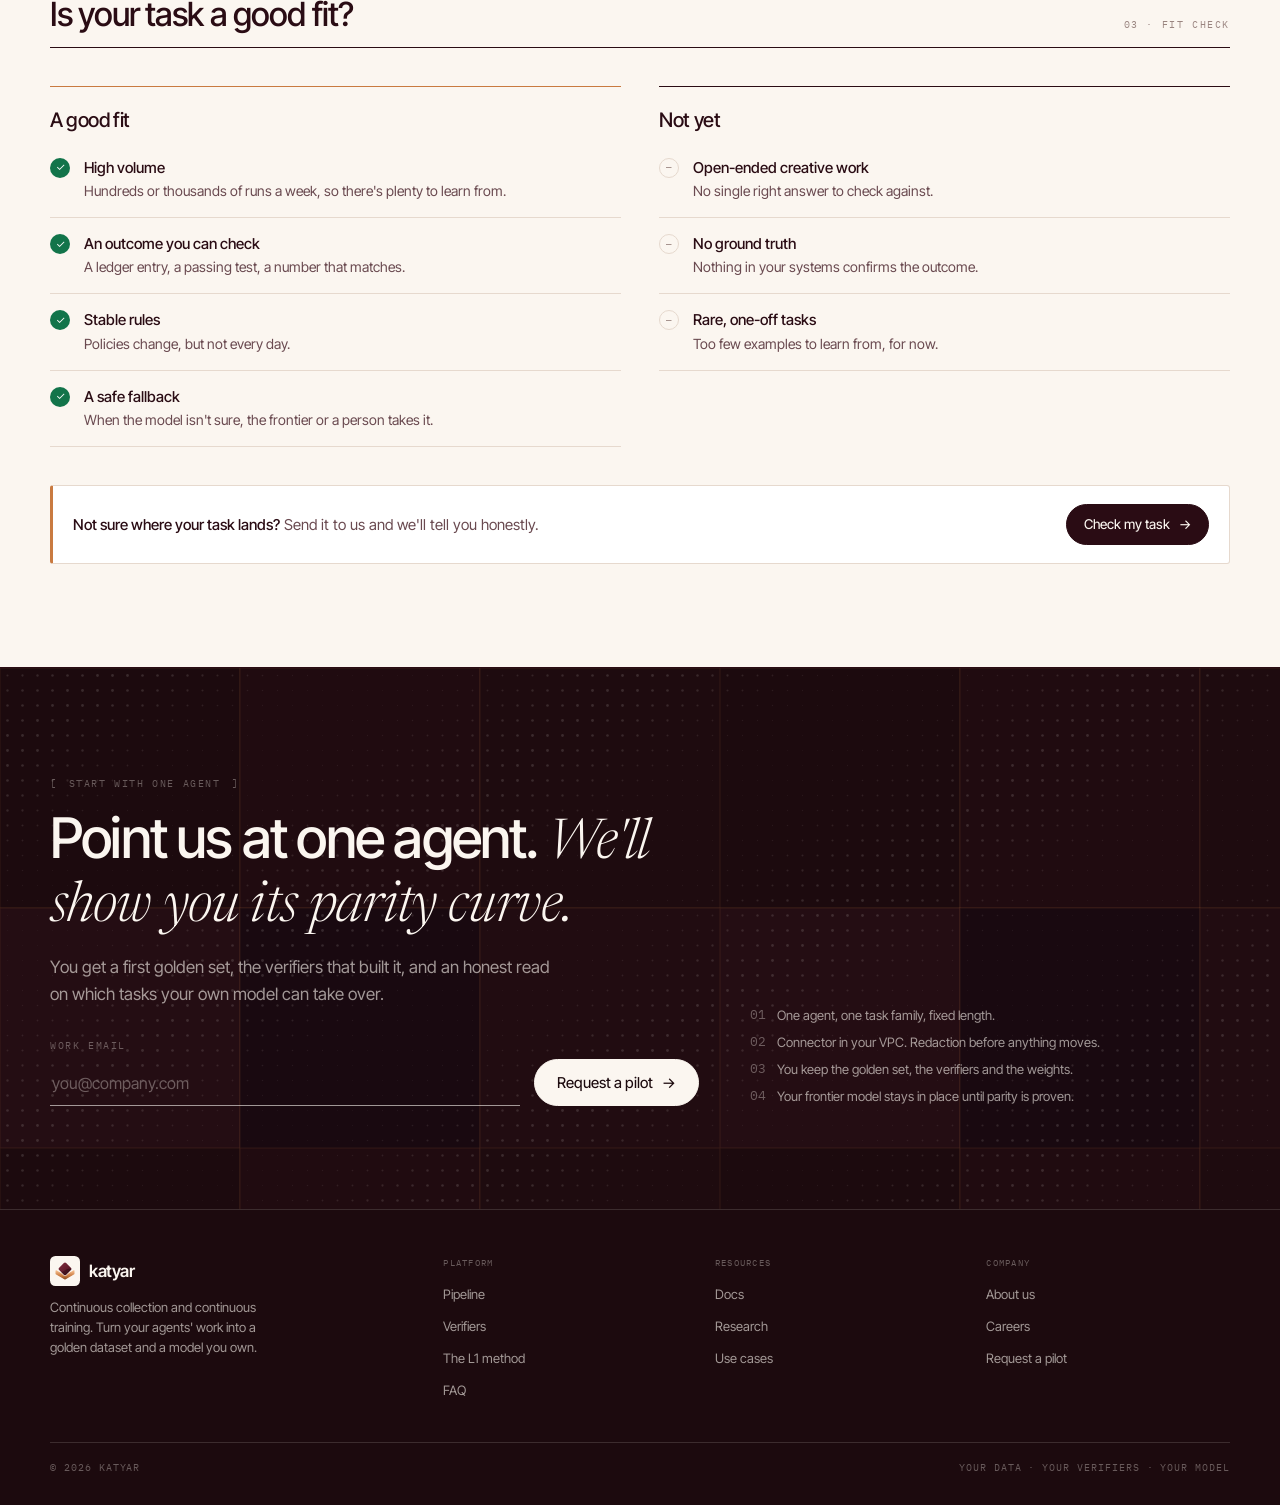
<file: v2/use-cases.html>
<!doctype html>
<html lang="en">
<head>
<meta charset="utf-8">
<meta name="viewport" content="width=device-width, initial-scale=1">
<title>Use cases — katyar</title>
<meta name="description" content="The tasks your agents repeat every day, and how an open model trained on your own verified data takes each one over from the frontier model.">
<meta property="og:type" content="website">
<meta property="og:site_name" content="katyar">
<meta property="og:title" content="Use cases — katyar">
<meta property="og:description" content="The tasks your agents repeat every day, and how an open model trained on your own verified data takes each one over from the frontier model.">
<meta property="og:url" content="http://katyar.com/use-cases.html">
<meta property="og:image" content="http://katyar.com/assets/og.png">
<meta property="og:image:width" content="1200">
<meta property="og:image:height" content="630">
<meta name="twitter:card" content="summary_large_image">
<meta name="twitter:image" content="http://katyar.com/assets/og.png">
<meta name="theme-color" content="#5E1A2A">
<link rel="icon" type="image/svg+xml" href="assets/logo.svg">
<link rel="alternate icon" type="image/png" href="assets/logo.png">
<link rel="apple-touch-icon" href="assets/apple-touch-icon.png">
<link rel="preconnect" href="https://fonts.googleapis.com">
<link rel="preconnect" href="https://fonts.gstatic.com" crossorigin>
<link href="https://fonts.googleapis.com/css2?family=Inter+Tight:wght@300;400;500;600&family=Newsreader:ital,opsz,wght@1,6..72,300;1,6..72,400&family=IBM+Plex+Mono:wght@400;500&display=swap" rel="stylesheet">
<link rel="stylesheet" href="styles.css">
<link rel="stylesheet" href="pages.css">
<link rel="stylesheet" href="use-cases.css">
</head>
<body>
<div id="prog"></div>

<header>
  <div class="bar">
    <a class="logo" href="index.html"><span class="sq"></span> katyar</a>
    <nav>
      <a href="index.html#pipeline">Platform</a>
      <a href="research.html">Research</a>
      <a href="use-cases.html" aria-current="page">Use cases</a>
      <a href="docs.html">Docs</a>
      <a href="about.html">About</a>
    </nav>
    <a class="pill o" href="index.html#start">Sign in</a>
    <a class="pill" href="index.html#start">Book demo <span class="ar">→</span></a>
    <details class="mnav">
      <summary aria-label="Menu"><span></span></summary>
      <div class="mnav-panel">
        <a href="index.html#pipeline">Platform</a>
        <a href="research.html">Research</a>
        <a href="use-cases.html" aria-current="page">Use cases</a>
        <a href="docs.html">Docs</a>
        <a href="about.html">About</a>
      </div>
    </details>
  </div>
</header>

<!-- ============ PAGE HERO ============ -->
<section class="sec band phero">
  <div class="w">
    <div>
      <div class="crumbs"><a href="index.html">katyar</a><i>/</i><span>Use cases</span></div>
      <span class="eb lab br rv">Use cases</span>
      <h1 class="rv">The tasks your agents repeat every day. <span class="it">Own each one.</span></h1>
    </div>
    <div>
      <p class="lead rv">Most agent work is the same few tasks, run thousands of times. Those are exactly the tasks an open model can learn from your own verified data — one at a time, with the frontier model as the safety net.</p>
      <div class="meta rv">
        <div><span>Industries</span><b>7</b></div>
        <div><span>Example use cases</span><b>8</b></div>
        <div><span>Best fit</span><b>high volume · checkable outcome</b></div>
      </div>
    </div>
  </div>
</section>

<!-- ============ USE-CASE GRID ============ -->
<section class="sec" id="grid">
  <div class="w">
    <div class="sec-head rv"><h2>Pick an industry. <span class="it">See what moves over.</span></h2><span class="lab">01 · by industry</span></div>

    <div class="uc-filter rv">
      <div class="pill-tabs" role="tablist" id="ucTabs" aria-label="Filter by industry">
        <button role="tab" aria-selected="true" data-f="all">All</button>
        <button role="tab" aria-selected="false" data-f="support">Support</button>
        <button role="tab" aria-selected="false" data-f="engineering">Engineering</button>
        <button role="tab" aria-selected="false" data-f="data">Data</button>
        <button role="tab" aria-selected="false" data-f="finance">Finance</button>
        <button role="tab" aria-selected="false" data-f="life">Life sciences</button>
        <button role="tab" aria-selected="false" data-f="insurance">Insurance</button>
        <button role="tab" aria-selected="false" data-f="legal">Legal</button>
      </div>
      <span class="uc-count" id="ucCount">8 use cases · parity illustrative</span>
    </div>

    <div class="cards two rv" id="ucGrid">

      <article class="card uc" data-ind="support">
        <div class="uc-top"><span class="lab">Support</span><span class="uc-s go"><i></i> owned</span></div>
        <h3>Refund triage</h3>
        <p>Decide whether a refund is due, issue it, and tell the customer.</p>
        <div><span class="uc-k">What gets checked</span>
          <ul class="uc-checks">
            <li><span>Refund tool called with valid arguments</span><span class="src">library</span></li>
            <li><span>Money actually moved in the ledger</span><span class="src">library</span></li>
            <li><span>Inside your refund policy window</span><span class="src yours">yours</span></li>
          </ul>
        </div>
        <div class="uc-two">
          <div><span class="uc-k g">Your model takes over</span><p>Routine refunds inside policy.</p></div>
          <div><span class="uc-k">Frontier keeps</span><p>Disputes, fraud flags, exceptions.</p></div>
        </div>
        <div class="uc-par"><div class="uc-bar"><i class="go" style="--w:97%"></i><b></b></div><div class="uc-sub"><span>past the parity line</span><span>handoff once it matches</span></div></div>
      </article>

      <article class="card uc" data-ind="support">
        <div class="uc-top"><span class="lab">Support</span><span class="uc-s sh"><i></i> shadow</span></div>
        <h3>Ticket reply drafting</h3>
        <p>Draft the first reply to a customer ticket from your help center and order data.</p>
        <div><span class="uc-k">What gets checked</span>
          <ul class="uc-checks">
            <li><span>Answer matches a help-center source</span><span class="src">library</span></li>
            <li><span>No personal data in the reply</span><span class="src">library</span></li>
            <li><span>Customer didn't reopen within 7 days</span><span class="src yours">yours</span></li>
          </ul>
        </div>
        <div class="uc-two">
          <div><span class="uc-k g">Your model takes over</span><p>Order status, returns, account how-tos.</p></div>
          <div><span class="uc-k">Frontier keeps</span><p>Escalations and multi-issue threads.</p></div>
        </div>
        <div class="uc-par"><div class="uc-bar"><i style="--w:91%"></i><b></b></div><div class="uc-sub"><span>closing on the parity line</span><span>handoff once it matches</span></div></div>
      </article>

      <article class="card uc" data-ind="engineering">
        <div class="uc-top"><span class="lab">Engineering</span><span class="uc-s sh"><i></i> shadow</span></div>
        <h3>Code review &amp; test fixing</h3>
        <p>Fix failing tests and apply review feedback on routine pull requests.</p>
        <div><span class="uc-k">What gets checked</span>
          <ul class="uc-checks">
            <li><span>Test suite passes in a sandbox</span><span class="src">library</span></li>
            <li><span>Diff builds and lints cleanly</span><span class="src">library</span></li>
            <li><span>Follows your repo conventions</span><span class="src yours">yours</span></li>
          </ul>
        </div>
        <div class="uc-two">
          <div><span class="uc-k g">Your model takes over</span><p>Flaky tests, lint fixes, dependency bumps.</p></div>
          <div><span class="uc-k">Frontier keeps</span><p>Architecture and cross-service changes.</p></div>
        </div>
        <div class="uc-par"><div class="uc-bar"><i style="--w:88%"></i><b></b></div><div class="uc-sub"><span>closing on the parity line</span><span>handoff once it matches</span></div></div>
      </article>

      <article class="card uc" data-ind="data">
        <div class="uc-top"><span class="lab">Data</span><span class="uc-s go"><i></i> owned</span></div>
        <h3>SQL reporting</h3>
        <p>Turn a plain-language question into a query and a number people can trust.</p>
        <div><span class="uc-k">What gets checked</span>
          <ul class="uc-checks">
            <li><span>Query runs against the warehouse</span><span class="src">library</span></li>
            <li><span>Result matches the reference</span><span class="src">library</span></li>
            <li><span>Uses your approved metric definitions</span><span class="src yours">yours</span></li>
          </ul>
        </div>
        <div class="uc-two">
          <div><span class="uc-k g">Your model takes over</span><p>Weekly KPI pulls and standard breakdowns.</p></div>
          <div><span class="uc-k">Frontier keeps</span><p>New analyses with no reference yet.</p></div>
        </div>
        <div class="uc-par"><div class="uc-bar"><i class="go" style="--w:96%"></i><b></b></div><div class="uc-sub"><span>past the parity line</span><span>handoff once it matches</span></div></div>
      </article>

      <article class="card uc" data-ind="finance">
        <div class="uc-top"><span class="lab">Finance</span><span class="uc-s"><i></i> training</span></div>
        <h3>Invoice reconciliation</h3>
        <p>Match invoices to purchase orders and payments, and flag what doesn't add up.</p>
        <div><span class="uc-k">What gets checked</span>
          <ul class="uc-checks">
            <li><span>Totals reconcile to the ledger</span><span class="src">library</span></li>
            <li><span>Vendor exists in your master data</span><span class="src yours">yours</span></li>
            <li><span>Tax lines follow your rules</span><span class="src yours">yours</span></li>
          </ul>
        </div>
        <div class="uc-two">
          <div><span class="uc-k g">Your model takes over</span><p>Clean matches with standard vendors.</p></div>
          <div><span class="uc-k">Frontier keeps</span><p>Partial payments and disputed invoices.</p></div>
        </div>
        <div class="uc-par"><div class="uc-bar"><i style="--w:79%"></i><b></b></div><div class="uc-sub"><span>still training</span><span>handoff once it matches</span></div></div>
      </article>

      <article class="card uc" data-ind="life">
        <div class="uc-top"><span class="lab">Life sciences</span><span class="uc-s"><i></i> training</span></div>
        <h3>Assay protocol planning</h3>
        <p>Draft a lab protocol from an approved template, ready for a scientist to sign off.</p>
        <div><span class="uc-k">What gets checked</span>
          <ul class="uc-checks">
            <li><span>Reagents are in stock in your LIMS</span><span class="src yours">yours</span></li>
            <li><span>Temperatures stay within your SOP</span><span class="src yours">yours</span></li>
            <li><span>Samples exist and are released</span><span class="src yours">yours</span></li>
          </ul>
        </div>
        <div class="uc-two">
          <div><span class="uc-k g">Your model takes over</span><p>Routine plans from approved templates.</p></div>
          <div><span class="uc-k">Frontier keeps</span><p>Novel protocols — sent to a scientist.</p></div>
        </div>
        <div class="uc-par"><div class="uc-bar"><i style="--w:72%"></i><b></b></div><div class="uc-sub"><span>still training</span><span>handoff once it matches</span></div></div>
      </article>

      <article class="card uc" data-ind="insurance">
        <div class="uc-top"><span class="lab">Insurance</span><span class="uc-s sh"><i></i> shadow</span></div>
        <h3>Claims decisions</h3>
        <p>Recommend a decision and payout on a claim, with the reasoning an adjuster would give.</p>
        <div><span class="uc-k">What gets checked</span>
          <ul class="uc-checks">
            <li><span>Required documents are present</span><span class="src">library</span></li>
            <li><span>Coverage applied the way your adjusters apply it</span><span class="src yours">yours</span></li>
            <li><span>Payout within policy limits</span><span class="src yours">yours</span></li>
          </ul>
        </div>
        <div class="uc-two">
          <div><span class="uc-k g">Your model takes over</span><p>Straightforward auto and property claims.</p></div>
          <div><span class="uc-k">Frontier keeps</span><p>Large losses and suspected fraud.</p></div>
        </div>
        <div class="uc-par"><div class="uc-bar"><i style="--w:90%"></i><b></b></div><div class="uc-sub"><span>closing on the parity line</span><span>handoff once it matches</span></div></div>
      </article>

      <article class="card uc" data-ind="legal">
        <div class="uc-top"><span class="lab">Legal</span><span class="uc-s"><i></i> training</span></div>
        <h3>Contract clause review</h3>
        <p>First-pass review of incoming contracts against your negotiation playbook.</p>
        <div><span class="uc-k">What gets checked</span>
          <ul class="uc-checks">
            <li><span>Every cited clause exists in the document</span><span class="src">library</span></li>
            <li><span>Flags match your playbook positions</span><span class="src yours">yours</span></li>
            <li><span>No privileged data leaves the review</span><span class="src">library</span></li>
          </ul>
        </div>
        <div class="uc-two">
          <div><span class="uc-k g">Your model takes over</span><p>NDAs and standard MSA first passes.</p></div>
          <div><span class="uc-k">Frontier keeps</span><p>Bespoke deals and sensitive language.</p></div>
        </div>
        <div class="uc-par"><div class="uc-bar"><i style="--w:76%"></i><b></b></div><div class="uc-sub"><span>still training</span><span>handoff once it matches</span></div></div>
      </article>

    </div>
  </div>
</section>

<!-- ============ PATH ============ -->
<section class="sec band" id="path">
  <div class="w">
    <div class="sec-head rv"><h2>From frontier to owned, <span class="it">one task at a time.</span></h2><span class="lab">02 · the path</span></div>
    <div class="path rv">
      <div>
        <div class="n">01</div>
        <h3>Collect</h3>
        <p>Your agents keep running on the frontier model. Every call, tool call and outcome is captured and redacted in your cloud.</p>
        <span class="d">CC · gateway connector</span>
      </div>
      <div>
        <div class="n">02</div>
        <h3>Verify</h3>
        <p>Library and custom checks decide which answers were actually right. Only those become golden examples.</p>
        <span class="d">CT · verifiers</span>
      </div>
      <div>
        <div class="n">03</div>
        <h3>Train</h3>
        <p>An open model learns the task from the golden set, rewarded by the same checks.</p>
        <span class="d">CT · RL on your compute</span>
      </div>
      <div>
        <div class="n">04</div>
        <h3>Hand off</h3>
        <p>Once it matches the frontier on that task, traffic moves over. If it slips, the task moves back.</p>
        <span class="d">Parity gate</span>
      </div>
    </div>
  </div>
</section>

<!-- ============ FIT CHECK ============ -->
<section class="sec" id="fit">
  <div class="w">
    <div class="sec-head rv"><h2>Is your task a good fit?</h2><span class="lab">03 · fit check</span></div>
    <div class="fit rv">
      <div class="fit-col yes">
        <h3>A good fit</h3>
        <ul>
          <li><span class="m">✓</span><div><b>High volume</b><span class="t">Hundreds or thousands of runs a week, so there's plenty to learn from.</span></div></li>
          <li><span class="m">✓</span><div><b>An outcome you can check</b><span class="t">A ledger entry, a passing test, a number that matches.</span></div></li>
          <li><span class="m">✓</span><div><b>Stable rules</b><span class="t">Policies change, but not every day.</span></div></li>
          <li><span class="m">✓</span><div><b>A safe fallback</b><span class="t">When the model isn't sure, the frontier or a person takes it.</span></div></li>
        </ul>
      </div>
      <div class="fit-col no">
        <h3>Not yet</h3>
        <ul>
          <li><span class="m">–</span><div><b>Open-ended creative work</b><span class="t">No single right answer to check against.</span></div></li>
          <li><span class="m">–</span><div><b>No ground truth</b><span class="t">Nothing in your systems confirms the outcome.</span></div></li>
          <li><span class="m">–</span><div><b>Rare, one-off tasks</b><span class="t">Too few examples to learn from, for now.</span></div></li>
        </ul>
      </div>
    </div>
    <div class="fit-note rv">
      <p><b>Not sure where your task lands?</b> Send it to us and we'll tell you honestly.</p>
      <a class="pill" href="#start">Check my task <span class="ar">→</span></a>
    </div>
  </div>
</section>

<!-- ============ CTA ============ -->
<section class="cta" id="start">
  <canvas id="dots" aria-hidden="true"></canvas>
  <div class="w cta-in on-n">
    <div class="head" style="align-items:end">
      <div>
        <span class="eb lab br">Start with one agent</span>
        <h2 class="d2 rv">Point us at one agent. <span class="it">We'll show you its parity curve.</span></h2>
        <p class="p lg rv" style="margin-top:18px">You get a first golden set, the verifiers that built it, and an honest read on which tasks your own model can take over.</p>
        <form class="fld rv" id="f">
          <label><span class="lab">Work email</span><input type="email" required placeholder="you@company.com"></label>
          <button class="pill inv lg" type="submit">Request a pilot <span class="ar">→</span></button>
        </form>
        <p class="p" id="msg" style="margin-top:14px" hidden>Noted — we'll be in touch about scoping the pilot.</p>
      </div>
      <div class="fine rv">
        <div><span class="mono">01</span><span>One agent, one task family, fixed length.</span></div>
        <div><span class="mono">02</span><span>Connector in your VPC. Redaction before anything moves.</span></div>
        <div><span class="mono">03</span><span>You keep the golden set, the verifiers and the weights.</span></div>
        <div><span class="mono">04</span><span>Your frontier model stays in place until parity is proven.</span></div>
      </div>
    </div>
  </div>
</section>

<footer>
  <div class="w">
    <div class="fg">
      <div>
        <span class="lg2"><i class="mk" aria-hidden="true"></i>katyar</span>
        <p>Continuous collection and continuous training. Turn your agents' work into a golden dataset and a model you own.</p>
      </div>
      <div><h5>Platform</h5><ul><li><a href="index.html#pipeline">Pipeline</a></li><li><a href="index.html#verifiers">Verifiers</a></li><li><a href="index.html#l1">The L1 method</a></li><li><a href="index.html#faq">FAQ</a></li></ul></div>
      <div><h5>Resources</h5><ul><li><a href="docs.html">Docs</a></li><li><a href="research.html">Research</a></li><li><a href="use-cases.html">Use cases</a></li></ul></div>
      <div><h5>Company</h5><ul><li><a href="about.html">About us</a></li><li><a href="about.html#careers">Careers</a></li><li><a href="index.html#start">Request a pilot</a></li></ul></div>
    </div>
    <div class="fbar"><span>© 2026 katyar</span><span class="sp">Your data · your verifiers · your model</span></div>
  </div>
</footer>

<script src="main.js"></script>
<script src="use-cases.js"></script>
</body>
</html>
</file>
<file: v2/styles.css>
:root{
  --paper:#FBF6F0; --paper-2:#F5EBE1; --card:#fff; --ink:#2A0C14; --ink-2:#3E0F1B;
  --soft:#6A4A50; --faint:#9A8580; --rule:#E6D9CE; --rule-2:#EFE4DA;
  --red:#B0303B; --red-bg:#F6DCDC; --blue:#5E1A2A; --blue-bg:#F3DDE2; --green:#12744a;
  --gold:#8E4A1E; --gold-2:#C97A40; --gold-bg:#F7E6D6;
  --night:#1C0A0E; --n-rule:rgba(251,246,240,.14); --n-text:#FBF6F0; --n-soft:rgba(251,246,240,.6); --n-faint:rgba(251,246,240,.34);
  --sans:"Inter Tight",-apple-system,BlinkMacSystemFont,"Helvetica Neue",Arial,sans-serif;
  --serif:"Newsreader",Georgia,serif;
  --mono:"IBM Plex Mono",ui-monospace,SFMono-Regular,Menlo,monospace;
  --maxw:1240px; --ease:cubic-bezier(.16,.84,.24,1);
}
*{box-sizing:border-box}
html{-webkit-text-size-adjust:100%;scroll-behavior:smooth}
body{margin:0;background:var(--paper);color:var(--ink);font-family:var(--sans);font-size:15.5px;line-height:1.55;-webkit-font-smoothing:antialiased;overflow-x:hidden}
img,svg,canvas{max-width:100%;display:block}
a{color:inherit;text-decoration:none}
h1,h2,h3,h4,p{margin:0}
.w{max-width:var(--maxw);margin:0 auto;padding-inline:30px}

/* ---- type ---- */
.d1{font-family:var(--sans);font-weight:500;letter-spacing:-.035em;line-height:.97;font-size:clamp(40px,6.4vw,82px)}
.d2{font-family:var(--sans);font-weight:500;letter-spacing:-.032em;line-height:1;font-size:clamp(30px,4.4vw,56px)}
.d3{font-family:var(--sans);font-weight:500;letter-spacing:-.026em;line-height:1.08;font-size:clamp(21px,2.2vw,29px)}
.it{font-family:var(--serif);font-style:italic;font-weight:300;letter-spacing:-.015em}
.lab{font-family:var(--mono);font-size:10px;letter-spacing:.16em;text-transform:uppercase;color:var(--faint)}
.lab.br::before{content:"[ "}.lab.br::after{content:" ]"}
.p{font-size:15px;color:var(--soft);line-height:1.6}
.p.lg{font-size:17px;max-width:50ch}
.on-n{color:var(--n-text)}.on-n .p{color:var(--n-soft)}.on-n .lab{color:var(--n-faint)}
.mono{font-family:var(--mono)}
.gold{color:var(--gold)}

/* ---- chrome ---- */
#prog{position:fixed;top:0;left:0;height:2px;background:var(--ink);width:0;z-index:99;transition:width .1s linear}
@keyframes mq{to{transform:translateX(-50%)}}
header{position:sticky;top:0;z-index:80;background:rgba(251,246,240,.86);backdrop-filter:blur(12px) saturate(150%);border-bottom:1px solid var(--rule)}
.bar{max-width:var(--maxw);margin:0 auto;padding:0 30px;height:56px;display:flex;align-items:center;gap:22px}
.logo{display:flex;align-items:center;gap:9px;margin-right:auto;font-weight:600;letter-spacing:-.025em;font-size:16.5px}
/* brand mark from assets/logo.svg, set here so every page's shared header markup picks it up */
.logo .sq{width:26px;height:26px;flex:none;background:url(assets/logo.svg) center/contain no-repeat}
.bar nav{display:flex;gap:20px}
.bar nav a{font-family:var(--mono);font-size:10.5px;letter-spacing:.1em;text-transform:uppercase;color:var(--soft);position:relative;padding:3px 0}
.bar nav a::after{content:"";position:absolute;left:0;right:100%;bottom:0;height:1px;background:var(--ink);transition:right .3s var(--ease)}
.bar nav a:hover::after{right:0}
.bar nav a[aria-current="page"]{color:var(--ink)}
.bar nav a[aria-current="page"]::after{right:0;height:1.5px;background:var(--gold-2)}
/* phone/tablet menu (desktop nav hides under 1040px); overrides the FAQ's generic details styles */
.mnav{display:none;position:relative;flex:none;border-bottom:0}
.mnav summary{list-style:none;cursor:pointer;width:38px;height:38px;padding:0;gap:0;grid-template-columns:none;border:1px solid var(--rule);border-radius:100px;display:grid;place-items:center;font-size:0}
.mnav summary::-webkit-details-marker{display:none}
.mnav summary span,.mnav summary span::before,.mnav summary span::after{display:block;width:14px;height:1.5px;background:var(--ink);transition:transform .3s var(--ease),background .2s}
.mnav summary span{position:relative}
.mnav summary span::before,.mnav summary span::after{content:"";position:absolute;left:0}
.mnav summary span::before{top:-5px}
.mnav summary span::after{top:5px}
.mnav[open] summary span{background:transparent}
.mnav[open] summary span::before{transform:translateY(5px) rotate(45deg)}
.mnav[open] summary span::after{transform:translateY(-5px) rotate(-45deg)}
.mnav-panel{position:absolute;right:0;top:48px;min-width:230px;background:var(--card);border:1px solid var(--rule);border-radius:3px;padding:4px 0;box-shadow:0 18px 40px -20px rgba(42,12,20,.25)}
.mnav-panel a{display:flex;justify-content:space-between;align-items:center;padding:13px 16px;border-top:1px solid var(--rule-2);font-family:var(--mono);font-size:11px;letter-spacing:.1em;text-transform:uppercase;color:var(--soft)}
.mnav-panel a:first-child{border-top:0}
.mnav-panel a[aria-current="page"]{color:var(--ink)}
.mnav-panel a[aria-current="page"]::after{content:"";width:6px;height:6px;border-radius:50%;background:var(--gold-2)}
.pill{display:inline-flex;align-items:center;gap:9px;background:var(--ink);color:var(--paper);border:1px solid var(--ink);border-radius:100px;padding:9px 17px;font-size:13.5px;font-weight:450;cursor:pointer;font-family:var(--sans);white-space:nowrap;flex:none;transition:transform .2s var(--ease),background .2s}
.pill:hover{transform:translateY(-1px)}
.pill .ar{transition:transform .25s var(--ease)}
.pill:hover .ar{transform:translateX(3px)}
.pill.o{background:transparent;color:var(--ink)}
.pill.o:hover{background:var(--ink);color:var(--paper)}
.pill.lg{padding:13px 22px;font-size:15px}
.pill.inv{background:var(--n-text);border-color:var(--n-text);color:var(--night)}

/* ---- reveal ---- */
.rv{opacity:0;transform:translateY(20px);transition:opacity .8s var(--ease),transform .8s var(--ease)}
.rv.in{opacity:1;transform:none}
.mask{display:block;overflow:hidden}
.mask>span{display:block;transform:translateY(105%);transition:transform 1s var(--ease)}
.mask.in>span,.in .mask>span{transform:none}
.m2>span{transition-delay:.09s}.m3>span{transition-delay:.18s}

/* ---- hero ---- */
.hero{position:relative;border-bottom:1px solid var(--rule);overflow:hidden}
#field{position:absolute;inset:0;width:100%;height:100%}
.hero-in{position:relative;z-index:2;min-height:min(90vh,860px);display:grid;grid-template-columns:minmax(0,1fr) 320px;gap:clamp(24px,3.4vw,54px);align-items:center;padding-block:clamp(56px,8vw,96px) clamp(70px,7vw,96px);pointer-events:none}
.hero-copy{display:flex;flex-direction:column;justify-content:center}
.hero-in *{pointer-events:auto}
.hero h1{max-width:16ch;margin:22px 0 0}
.hero .sub{margin-top:22px;max-width:44ch;font-size:16.5px;color:var(--soft)}
.hero-acts{display:flex;gap:14px;align-items:center;margin-top:32px;flex-wrap:wrap}
/* parity tracker */
.pt{border:1px solid var(--rule);background:rgba(251,246,240,.8);backdrop-filter:blur(7px);border-radius:3px;overflow:hidden;align-self:center}
.pt-hd{display:flex;align-items:center;gap:8px;padding:10px 13px;border-bottom:1px solid var(--rule);font-family:var(--mono);font-size:9px;letter-spacing:.14em;text-transform:uppercase;color:var(--faint)}
.pt-hd b{color:var(--ink);font-weight:500}
.pt-hd .lv{margin-left:auto;display:inline-flex;align-items:center;gap:6px}
.pt-hd .lv i{width:5px;height:5px;border-radius:50%;background:var(--green);animation:blip 1.8s infinite}
.pt-row{padding:11px 13px 12px;border-top:1px solid var(--rule-2)}
.pt-row:first-child{border-top:0}
.pt-top{display:flex;justify-content:space-between;align-items:baseline;gap:10px;font-family:var(--mono);font-size:10.5px}
.pt-top .n{color:var(--ink-2)}
.pt-top .s{font-size:9px;letter-spacing:.1em;text-transform:uppercase;color:var(--faint)}
.pt-top .s.go{color:var(--gold)}
.pt-top .s.sh{color:var(--blue)}
.pt-bar{position:relative;height:5px;background:var(--rule-2);margin-top:8px;border-radius:1px}
.pt-bar i{position:absolute;left:0;top:0;bottom:0;background:var(--ink);border-radius:1px;transition:width .6s var(--ease),background .4s}
.pt-bar i.go{background:var(--gold-2)}
.pt-bar b{position:absolute;top:-3px;bottom:-3px;width:1px;background:var(--red)}
.pt-sub{display:flex;justify-content:space-between;margin-top:5px;font-family:var(--mono);font-size:9px;color:var(--faint);font-variant-numeric:tabular-nums}
.pt-ft{display:flex;justify-content:space-between;padding:9px 13px;border-top:1px solid var(--rule);font-family:var(--mono);font-size:9px;letter-spacing:.1em;text-transform:uppercase;color:var(--faint)}
.pt-ft b{color:var(--gold);font-weight:500}
@keyframes blip{0%,100%{opacity:1}50%{opacity:.25}}

/* ---- marquee strip ---- */
.strip{border-bottom:1px solid var(--rule);background:var(--paper-2);overflow:hidden;display:flex;align-items:center}
.strip .fx{padding:0 22px;flex:none;border-right:1px solid var(--rule);height:56px;display:flex;align-items:center}
.strip .mq{overflow:hidden;flex:1}
.strip .mq-in{display:flex;white-space:nowrap;animation:mq 40s linear infinite;will-change:transform}
.strip .mq-in span{padding:0 26px;font-size:19px;letter-spacing:-.02em;color:var(--ink);opacity:.72;display:inline-flex;align-items:center;gap:26px;font-weight:450}
.strip .mq-in span::after{content:"";width:4px;height:4px;background:var(--faint);border-radius:50%}

/* ---- thesis ---- */
.thesis{padding:clamp(64px,8vw,112px) 0;border-bottom:1px solid var(--rule)}
.thesis-line{font-weight:500;letter-spacing:-.035em;line-height:1.04;font-size:clamp(34px,5.2vw,74px)}
.thesis-line .l{display:block;white-space:nowrap}
.thesis-line .it{color:var(--gold)}
.uline{background:linear-gradient(var(--gold-2),var(--gold-2)) no-repeat 0 94%/0% .07em;transition:background-size 1.1s var(--ease) .6s}
.thesis-line.in .uline{background-size:100% .07em}
.thesis-sub{margin-top:24px}
/* two statements with a live stream of calls between them */
.books{display:grid;grid-template-columns:minmax(0,1fr) minmax(260px,330px) minmax(0,1fr);gap:clamp(20px,3vw,44px);margin-top:clamp(40px,4.5vw,64px);align-items:stretch}
.book{display:flex;flex-direction:column;border-top:1px solid var(--ink);padding-top:18px}
.book.gain{border-top-color:var(--gold-2)}
.book-k{display:flex;align-items:center;gap:10px;margin-bottom:16px;font-family:var(--mono);font-size:10px;letter-spacing:.14em;text-transform:uppercase;color:var(--faint)}
.tagx{color:var(--ink-2);border:1px solid var(--rule);border-radius:100px;padding:2px 9px}
.tagx.g{color:var(--gold);border-color:var(--gold-2);background:var(--gold-bg)}
.book .rows{border-top:0;margin-bottom:28px}
.book .row .v{font-size:12.5px}
.row .v.nil{color:var(--faint)}
.tot{margin-top:auto;display:flex;justify-content:space-between;align-items:baseline;gap:12px;padding-top:16px;border-top:1px solid var(--ink)}
.book.gain .tot{border-top-color:var(--gold-2)}
.tot .k{font-family:var(--mono);font-size:10px;letter-spacing:.14em;text-transform:uppercase;color:var(--faint)}
.tot .v{font-size:clamp(28px,3vw,40px);font-weight:500;letter-spacing:-.03em;line-height:1;font-variant-numeric:tabular-nums}
.book.cost .tot .v{color:var(--faint)}
.book.gain .tot .v{color:var(--gold)}
.conv{display:flex;flex-direction:column;border:1px solid var(--rule);background:var(--card);border-radius:3px;overflow:hidden}
.conv .lv2{display:inline-flex;align-items:center;gap:6px}
.conv .lv2 i{width:5px;height:5px;border-radius:50%;background:var(--green);animation:blip 1.8s infinite}
.conv-feed{flex:1;min-height:250px;padding:0 14px;display:flex;flex-direction:column;justify-content:flex-end;overflow:hidden;-webkit-mask-image:linear-gradient(to bottom,transparent,#000 35%);mask-image:linear-gradient(to bottom,transparent,#000 35%)}
.cv-row{display:grid;grid-template-columns:minmax(0,1fr) auto;gap:10px;align-items:center;padding:9px 0;border-top:1px solid var(--rule-2);font-family:var(--mono);font-size:10.5px;color:var(--ink-2);animation:cvin .45s var(--ease)}
@keyframes cvin{from{opacity:0;transform:translateY(10px)}to{opacity:1;transform:none}}
.cv-row .m{min-width:0;white-space:nowrap;overflow:hidden;text-overflow:ellipsis}
.cv-row em{display:block;font-style:normal;font-size:9px;color:var(--faint);margin-top:2px;overflow:hidden;text-overflow:ellipsis}
.cv-row .f{font-size:8.5px;letter-spacing:.12em;text-transform:uppercase;padding:2px 8px;border-radius:100px;border:1px dashed var(--rule);color:var(--faint);white-space:nowrap;transition:color .3s,background .3s,border-color .3s}
.cv-row.gone{color:var(--faint)}
.cv-row.gone .f{border-style:solid}
.cv-row.kept .f{color:var(--gold);border:1px solid var(--gold-2);background:var(--gold-bg)}
.cv-row.kept em{color:var(--gold)}

/* ---- sections ---- */
.sec{padding:clamp(72px,8vw,120px) 0;position:relative}
.night{background:var(--night) url(assets/tiles-night.svg) 0 0/720px 480px;color:var(--n-text)}
/* light band: breaks up long runs of paper with the same dot motif as the hero field */
.band{background:var(--paper-2);border-top:1px solid var(--rule);border-bottom:1px solid var(--rule)}
.band::before,.night::before{content:"";position:absolute;inset:0;pointer-events:none;background-size:22px 22px;-webkit-mask-image:radial-gradient(120% 70% at 50% 0%,#000 20%,transparent 75%);mask-image:radial-gradient(120% 70% at 50% 0%,#000 20%,transparent 75%)}
.band::before{background-image:radial-gradient(rgba(42,12,20,.07) 1px,transparent 1.2px)}
.night::before{background-image:radial-gradient(rgba(251,246,240,.06) 1px,transparent 1.2px)}
.band>.w,.night>.w{position:relative;z-index:1}
/* horizon: faint gold glow toward "your model is the default" */
.horizon-sec::after{content:"";position:absolute;inset:0;pointer-events:none;background:radial-gradient(50% 70% at 88% 18%,rgba(201,122,64,.12),transparent 70%)}
.head{display:grid;grid-template-columns:minmax(0,1.15fr) minmax(0,.85fr);gap:clamp(26px,4vw,60px);align-items:end}
.head .d2{max-width:20ch}
.eb{display:inline-flex;align-items:center;gap:11px;margin-bottom:18px}

/* ---- crop marks ---- */
.crop{position:relative;padding:16px}
.cm{position:absolute;width:12px;height:12px;border:1px solid var(--rule);pointer-events:none}
.night .cm{border-color:var(--n-rule)}
.cm.tl{top:0;left:0;border-right:0;border-bottom:0}
.cm.tr{top:0;right:0;border-left:0;border-bottom:0}
.cm.bl{bottom:0;left:0;border-right:0;border-top:0}
.cm.br{bottom:0;right:0;border-left:0;border-top:0}

/* ---- parity chart (night) ---- */
.dv{margin-top:clamp(34px,4vw,56px);border:1px solid var(--n-rule);border-radius:3px;padding:clamp(16px,2vw,26px);background:rgba(251,246,240,.02)}
.dv-hd{display:flex;flex-wrap:wrap;gap:14px 26px;align-items:baseline;margin-bottom:8px}
.dv-key{display:flex;gap:20px;margin-left:auto;flex-wrap:wrap}
.dv-key span{font-family:var(--mono);font-size:10px;letter-spacing:.06em;color:var(--n-soft);display:inline-flex;align-items:center;gap:8px}
.dv-key b{width:15px;height:0;border-top:2px solid}
.chartwrap{overflow-x:auto;overflow-y:hidden}
.gapstat{display:grid;grid-template-columns:repeat(3,1fr);margin-top:clamp(26px,3vw,44px);border-top:1px solid var(--n-rule)}
.gapstat>div{padding:24px 26px 0 0;border-right:1px solid var(--n-rule)}
.gapstat>div:not(:first-child){padding-left:26px}
.gapstat>div:last-child{border-right:0;padding-right:0}
.gapstat .n{font-family:var(--mono);font-size:10px;letter-spacing:.14em;color:var(--n-faint);margin-bottom:11px}
.gapstat h3{font-size:16.5px;font-weight:500;letter-spacing:-.018em;margin-bottom:8px}
.gapstat p{font-size:13.5px;color:var(--n-soft);line-height:1.55}

/* ---- pipeline (sticky rail) ---- */
.passes{display:grid;grid-template-columns:132px minmax(0,1fr);gap:clamp(20px,3vw,44px);margin-top:clamp(30px,4vw,52px)}
.rail{position:sticky;top:86px;align-self:start;display:grid;border-left:1px solid var(--rule)}
.rail .grp{padding:14px 0 4px 16px;font-family:var(--mono);font-size:8.5px;letter-spacing:.16em;text-transform:uppercase;color:var(--blue)}
.rail .grp.ct{color:var(--ink)}
.rail a{padding:9px 0 9px 16px;position:relative;font-family:var(--mono);font-size:10px;letter-spacing:.12em;text-transform:uppercase;color:var(--faint);transition:color .3s}
.rail a .nm{display:block;font-size:11.5px;letter-spacing:-.01em;text-transform:none;font-family:var(--sans);color:var(--faint);margin-top:3px;transition:color .3s}
.rail a::before{content:"";position:absolute;left:-1px;top:0;bottom:0;width:2px;background:var(--ink);transform:scaleY(0);transform-origin:top;transition:transform .4s var(--ease)}
.rail a.on{color:var(--ink)}
.rail a.on .nm{color:var(--soft)}
.rail a.on::before{transform:scaleY(1)}
.pass{border-top:1px solid var(--rule);padding:clamp(30px,4vw,52px) 0;display:grid;grid-template-columns:minmax(0,.72fr) minmax(0,1.28fr);gap:clamp(22px,3.4vw,48px);align-items:start}
.pass:last-child{border-bottom:1px solid var(--rule)}
.pass .num{display:flex;align-items:center;gap:10px;margin-bottom:16px}
.pass .num .b{font-family:var(--mono);font-size:11px;letter-spacing:.06em}
.pass .num .tag{font-family:var(--mono);font-size:9px;letter-spacing:.14em;text-transform:uppercase;color:var(--blue)}
.pass .num .tag.ct{color:var(--ink)}
.pass .num .ln{flex:1;height:1px;background:var(--rule)}
.pass h3{margin-bottom:12px}
.pass .p{max-width:38ch}
.chips{display:flex;flex-wrap:wrap;gap:6px;margin-top:18px}
.chip{font-family:var(--mono);font-size:9.5px;letter-spacing:.1em;text-transform:uppercase;border:1px solid var(--rule);border-radius:100px;padding:5px 10px;color:var(--soft);background:var(--paper-2)}
.fig{background:var(--card);border:1px solid var(--rule);border-radius:3px;overflow:hidden}
.fig-hd{display:flex;align-items:center;gap:10px;padding:11px 14px;border-bottom:1px solid var(--rule-2);font-family:var(--mono);font-size:9.5px;letter-spacing:.12em;text-transform:uppercase;color:var(--faint)}
.fig-hd .sp{margin-left:auto;font-variant-numeric:tabular-nums}
.fig-ft{display:flex;flex-wrap:wrap;gap:8px 16px;padding:11px 16px;border-top:1px solid var(--rule-2);font-family:var(--mono);font-size:9px;letter-spacing:.08em;text-transform:uppercase;color:var(--faint);align-items:center}
.fig-ft i{width:9px;height:9px;border-radius:1px;display:inline-block;margin-right:6px;vertical-align:-1px}
.fig-ft .st{margin-left:auto;color:var(--ink)}
.fig-ft .st.r{color:var(--red)}.fig-ft .st.g{color:var(--gold)}.fig-ft .st.b{color:var(--blue)}

/* 01 capture */
.srcline{display:grid;grid-template-columns:repeat(3,1fr);border-bottom:1px solid var(--rule-2)}
.srcline div{padding:12px 14px;border-right:1px solid var(--rule-2);font-family:var(--mono);font-size:11px;color:var(--soft);opacity:.25;transition:opacity .5s}
.srcline div.on{opacity:1}
.srcline div:last-child{border-right:0}
.srcline .k{display:block;font-size:8.5px;letter-spacing:.13em;text-transform:uppercase;color:var(--faint);margin-bottom:5px}
.code{font-family:var(--mono);font-size:11.5px;line-height:1.9;padding:14px 16px;margin:0;white-space:pre-wrap;word-break:break-word;color:var(--ink-2);min-height:212px}
.code .ln{display:block;opacity:0;transform:translateY(4px);transition:opacity .45s,transform .45s var(--ease)}
.code .ln.on{opacity:1;transform:none}
.code .cm2{color:var(--faint)}
.code .kw{color:var(--blue)}
.code .st2{color:var(--green)}
.code .pii{background:var(--ink);color:var(--paper);padding:0 4px;border-radius:1px}
.code .ok{background:#e6f2ec;box-shadow:-2px 0 0 var(--green);display:inline-block;width:100%}
.code .gd{background:var(--gold-bg);box-shadow:-2px 0 0 var(--gold-2);display:inline-block;width:100%}

/* 02 verify matrix */
.mx{padding:15px 16px}
.mxg{display:grid;grid-template-columns:132px repeat(6,minmax(0,1fr)) 64px;gap:4px;align-items:center}
.mxg .ch{font-family:var(--mono);font-size:8px;letter-spacing:.07em;text-transform:uppercase;color:var(--faint);text-align:center;padding-bottom:3px;overflow:hidden}
.mxg .rh{font-family:var(--mono);font-size:9.5px;color:var(--soft);white-space:nowrap;overflow:hidden;text-overflow:ellipsis;padding-right:6px;opacity:.35;transition:opacity .3s}
.mxg .rh.on{opacity:1}
.mxg .vd{font-family:var(--mono);font-size:8.5px;letter-spacing:.08em;text-transform:uppercase;text-align:right;color:var(--faint)}
.mxg .vd.g{color:var(--gold)}.mxg .vd.r{color:var(--red)}
.cell{height:22px;border-radius:1px;background:#F1E6DC;transition:background .25s,transform .25s var(--ease)}
.cell.scan{background:var(--ink);transform:scaleY(1.16)}
.cell.ok{background:#dbece3}
.cell.fail{background:var(--red);animation:shk .4s var(--ease)}
.cell.gd{background:var(--gold-bg);box-shadow:inset 0 0 0 1px var(--gold-2)}
@keyframes shk{0%,100%{transform:none}25%{transform:translateY(-3px) scaleY(1.2)}60%{transform:translateY(2px)}}

/* 03 refine funnel */
.fn{padding:18px 16px 8px}
.fn-row{display:grid;grid-template-columns:150px minmax(0,1fr);gap:12px;align-items:center;padding:7px 0}
.fn-row .k{font-family:var(--mono);font-size:10px;color:var(--soft)}
.fn-row .k em{display:block;font-style:normal;font-size:8.5px;letter-spacing:.08em;text-transform:uppercase;color:var(--faint);margin-top:2px}
.fn-track{height:20px;background:var(--paper-2);border-radius:1px;position:relative;overflow:hidden}
.fn-track i{position:absolute;left:0;top:0;bottom:0;width:0;background:var(--ink-2);transition:width 1.1s var(--ease)}
.fn-row.gd .fn-track i{background:repeating-linear-gradient(90deg,var(--gold-2) 0 6px,#E0965A 6px 8px)}

/* 04 train chart */
.rc{padding:14px 16px 10px}
.rc svg{width:100%;height:auto}
.rc-stats{display:grid;grid-template-columns:repeat(3,1fr);border-top:1px solid var(--rule-2)}
.rc-stats div{padding:10px 14px;border-right:1px solid var(--rule-2)}
.rc-stats div:last-child{border-right:0}
.rc-stats .k{font-family:var(--mono);font-size:8.5px;letter-spacing:.13em;text-transform:uppercase;color:var(--faint)}
.rc-stats .v{font-family:var(--mono);font-size:13px;margin-top:3px;font-variant-numeric:tabular-nums}

/* 05 handoff */
.ho{padding:6px 16px 4px}
.ho-row{display:grid;grid-template-columns:minmax(0,1.1fr) minmax(0,1fr) 92px;gap:14px;align-items:center;padding:11px 0;border-bottom:1px solid var(--rule-2)}
.ho-row:last-child{border-bottom:0}
.ho-row .k{font-size:13.5px;letter-spacing:-.01em}
.ho-row .k em{display:block;font-style:normal;font-family:var(--mono);font-size:9px;color:var(--faint);margin-top:2px}
.ho-bar{position:relative;height:6px;background:var(--rule-2);border-radius:1px}
.ho-bar i{position:absolute;left:0;top:0;bottom:0;width:0;background:var(--ink);border-radius:1px;transition:width 1.2s var(--ease)}
.ho-bar i.go{background:var(--gold-2)}
.ho-bar b{position:absolute;left:95%;top:-4px;bottom:-4px;width:1px;background:var(--red)}
.ho-row .s{font-family:var(--mono);font-size:9px;letter-spacing:.1em;text-transform:uppercase;text-align:right;color:var(--faint)}
.ho-row .s.go{color:var(--gold)}.ho-row .s.sh{color:var(--blue)}
.split{display:flex;height:26px;border-top:1px solid var(--rule-2);font-family:var(--mono);font-size:9px;letter-spacing:.1em;text-transform:uppercase}
.split span{display:flex;align-items:center;padding:0 12px;white-space:nowrap;overflow:hidden;transition:flex-basis 1.2s var(--ease)}
.split .s-own{background:var(--gold-bg);color:var(--gold);flex-basis:0%}
.split .s-fr{background:var(--paper-2);color:var(--soft);flex:1}

/* ---- loop ---- */
.loop{display:grid;grid-template-columns:minmax(0,1fr) minmax(0,1fr);gap:clamp(28px,4vw,64px);align-items:center;margin-top:clamp(30px,4vw,52px)}
.legend{border-top:1px solid var(--rule)}
.lgi{display:grid;grid-template-columns:26px 1fr;gap:14px;padding:14px 0;border-bottom:1px solid var(--rule);opacity:.42;transition:opacity .4s}
.lgi.on{opacity:1}
.lgi .n{font-family:var(--mono);font-size:10px;color:var(--faint);padding-top:4px}
.lgi h4{font-size:14.5px;font-weight:500;letter-spacing:-.014em;margin-bottom:4px}
.lgi h4 small{font-family:var(--mono);font-size:8.5px;letter-spacing:.14em;color:var(--blue);margin-left:8px;font-weight:400}
.lgi h4 small.ct{color:var(--faint)}
.lgi p{font-size:13px;color:var(--soft);line-height:1.5}
.lgi.on .n{color:var(--ink)}
#ring{width:100%;height:auto}

/* ---- verifiers ---- */
.vf{display:grid;grid-template-columns:minmax(0,1.05fr) minmax(0,.95fr);gap:clamp(22px,3.4vw,48px);margin-top:clamp(30px,4vw,52px);align-items:start}
.src{font-family:var(--mono);font-size:8.5px;letter-spacing:.12em;text-transform:uppercase;padding:2px 7px;border-radius:100px;border:1px solid var(--rule);color:var(--soft);white-space:nowrap}
.src.yours{border-color:var(--gold-2);color:var(--gold);background:var(--gold-bg)}
/* verifier at work */
.vb-in{padding:18px 18px 20px}
.vb-ans{border:1px solid var(--rule-2);background:var(--paper-2);border-radius:3px;padding:13px 15px;transition:opacity .45s,transform .45s var(--ease)}
.vb-ans.out{opacity:0;transform:translateY(8px)}
.vb-meta{display:flex;justify-content:space-between;align-items:center;gap:10px;margin-bottom:7px}
.vb-q{font-size:16.5px;letter-spacing:-.016em;line-height:1.4;min-height:2.8em}
.vb-ask{display:flex;align-items:center;gap:10px;margin:18px 0 4px}
.vb-ask .ln{flex:1;height:1px;background:var(--rule-2)}
.vb-checks{list-style:none;margin:0;padding:0;min-height:176px}
.vb-c{display:grid;grid-template-columns:22px minmax(0,1fr) auto;gap:12px;align-items:center;padding:10px 0;border-bottom:1px solid var(--rule-2);opacity:0;transform:translateX(-6px);transition:opacity .35s,transform .35s var(--ease)}
.vb-c.in{opacity:1;transform:none}
.vb-c .dot{width:20px;height:20px;border-radius:50%;border:1px solid var(--rule);display:grid;place-items:center;font-size:11px;line-height:1;color:#fff;transition:background .3s,border-color .3s}
.vb-c.scan .dot{border-color:var(--ink);animation:ping 1s var(--ease) infinite}
.vb-c.ok .dot{background:var(--green);border-color:var(--green)}
.vb-c.no .dot{background:var(--red);border-color:var(--red)}
.vb-c .q{font-size:14px;color:var(--soft);transition:color .3s}
.vb-c.scan .q,.vb-c.ok .q,.vb-c.no .q{color:var(--ink)}
.vb-c .e{font-family:var(--mono);font-size:10px;color:var(--faint);text-align:right;opacity:0;transition:opacity .4s}
.vb-c.ok .e,.vb-c.no .e,.vb-c.skip .e{opacity:1}
.vb-c.no .e{color:var(--red)}
.vb-c.skip{opacity:.38}
@keyframes ping{0%{box-shadow:0 0 0 0 rgba(42,12,20,.3)}100%{box-shadow:0 0 0 9px rgba(42,12,20,0)}}
.vb-rw{display:grid;grid-template-columns:auto minmax(0,1fr) 40px;gap:12px;align-items:center;margin-top:18px}
.vb-meter{height:8px;background:var(--rule-2);border-radius:1px;overflow:hidden}
.vb-meter i{display:block;height:100%;width:0;background:var(--gold-2);transition:width .9s var(--ease)}
.vb-meter i.no{background:var(--red)}
.vb-n{font-family:var(--mono);font-size:13px;text-align:right;font-variant-numeric:tabular-nums}
.vb-n.g{color:var(--gold)}.vb-n.r{color:var(--red)}
.vb-verdict{margin-top:12px;min-height:64px;font-size:13.5px;line-height:1.45;padding:11px 13px;border-radius:3px;border:1px dashed var(--rule);color:var(--faint);transition:background .4s,border-color .4s,color .4s}
.vb-verdict b{font-weight:500}
.vb-verdict.g{border:1px solid var(--gold-2);background:var(--gold-bg);color:var(--gold)}
.vb-verdict.r{border:1px solid rgba(176,48,59,.4);background:var(--red-bg);color:var(--red)}
.vb-tabs{gap:6px}
.vb-tabs button{border:1px solid var(--rule);background:transparent;cursor:pointer;color:var(--soft);font-family:var(--mono);letter-spacing:.08em;text-transform:uppercase;font-size:9px;padding:5px 11px;border-radius:100px;transition:background .25s,color .25s,border-color .25s}
.vb-tabs button[aria-selected="true"]{background:var(--ink);border-color:var(--ink);color:var(--paper)}
.vlib{display:grid;grid-template-columns:repeat(2,1fr);border-top:1px solid var(--rule);border-left:1px solid var(--rule)}
.vc{padding:16px 16px 18px;border-right:1px solid var(--rule);border-bottom:1px solid var(--rule);transition:background .3s,box-shadow .3s}
.vc:hover{background:var(--paper-2)}
.vc.on{background:var(--card);box-shadow:inset 3px 0 0 var(--gold-2)}
.vc .t{display:flex;justify-content:space-between;align-items:center;gap:8px;margin-bottom:6px}
.vc h4{font-size:14px;font-weight:500;letter-spacing:-.014em}
.vc p{font-size:12.5px;color:var(--soft);line-height:1.45}

/* ---- L1 ramp ---- */
.ramp{margin-top:clamp(30px,4vw,52px);border-top:1px solid var(--ink);border-bottom:1px solid var(--ink)}
.ramp-track{position:relative;height:40px;border-bottom:1px solid var(--rule)}
.ramp-track .ax{position:absolute;left:0;right:0;top:20px;height:1px;background:var(--rule)}
.ramp-track .fill{position:absolute;left:0;top:19px;height:3px;width:0;background:var(--gold-2)}
.ramp-track .ph{position:absolute;top:13px;width:15px;height:15px;margin-left:-7px;border-radius:50%;background:var(--paper);border:1.5px solid var(--ink);left:0}
.stages{display:grid;grid-template-columns:repeat(4,1fr)}
.stage{padding:22px 20px 24px;border-right:1px solid var(--rule);opacity:.45;transition:opacity .5s}
.stage:first-child{padding-left:0}
.stage:last-child{border-right:0;padding-right:0}
.stage.on{opacity:1}
.stage .when{font-family:var(--mono);font-size:10px;letter-spacing:.12em;text-transform:uppercase;color:var(--faint)}
.stage h3{font-size:21px;font-weight:500;letter-spacing:-.024em;margin:6px 0 16px}
.stage .who{font-family:var(--mono);font-size:8.5px;letter-spacing:.14em;text-transform:uppercase;margin-bottom:4px}
.stage .who.h{color:var(--blue)}.stage .who.m{color:var(--gold)}
.stage p{font-size:13px;color:var(--soft);line-height:1.5;margin-bottom:14px}
.share{margin-top:6px}
.share .bar2{display:flex;height:6px;border-radius:1px;overflow:hidden;background:var(--rule-2)}
.share .bar2 i{background:var(--gold-2);width:0;transition:width 1s var(--ease)}
.stage.on .share .bar2 i{width:var(--w)}
.share .lb{display:flex;justify-content:space-between;margin-top:6px;font-family:var(--mono);font-size:9px;letter-spacing:.06em;color:var(--faint)}
.share .lb b{font-weight:500;color:var(--gold)}
.map{display:grid;grid-template-columns:repeat(3,1fr);gap:0;margin-top:clamp(24px,3vw,40px);border-top:1px solid var(--rule)}
.map>div{padding:18px 22px 0 0}
.map>div:not(:first-child){padding-left:22px;border-left:1px solid var(--rule)}
.map .a{font-size:14px;color:var(--soft)}
.map .eq{font-family:var(--mono);font-size:10px;color:var(--faint);margin:6px 0}
.map .b{font-size:15.5px;font-weight:500;letter-spacing:-.016em}

/* ---- assets ---- */
.assets{display:grid;grid-template-columns:repeat(2,1fr);gap:clamp(16px,2vw,26px);margin-top:clamp(30px,4vw,52px)}
.asset{background:var(--card);border:1px solid var(--rule);border-radius:3px;padding:6px}
.asset.gd{border-color:var(--gold-2)}
.asset-in{border:1px solid var(--rule-2);padding:clamp(20px,2.4vw,30px);height:100%}
.asset h3{font-size:clamp(21px,2vw,26px);font-weight:500;letter-spacing:-.026em;line-height:1.1;margin:12px 0 10px;max-width:20ch}
.asset .p{max-width:44ch;margin-bottom:20px}
.rows{border-top:1px solid var(--rule-2)}
.row{display:grid;grid-template-columns:1fr auto;gap:12px;align-items:baseline;padding:9px 0;border-bottom:1px solid var(--rule-2);font-size:13.5px}
.row .k{color:var(--soft);white-space:nowrap;overflow:hidden}
.row .k::after{content:" ·······································································";color:var(--rule);letter-spacing:.08em}
.row .v{font-family:var(--mono);font-size:11.5px;white-space:nowrap;font-variant-numeric:tabular-nums}
.row .v.ok{color:var(--green)}.row .v.g{color:var(--gold)}.row .v.b{color:var(--blue)}

/* ---- feature grid ---- */
.fgrid{margin-top:clamp(26px,3vw,40px);display:grid;grid-template-columns:repeat(3,1fr);border-top:1px solid var(--rule);border-left:1px solid var(--rule)}
.fc{padding:26px 24px 30px;border-right:1px solid var(--rule);border-bottom:1px solid var(--rule);position:relative;overflow:hidden;transition:background .3s}
.fc:hover{background:var(--paper-2)}
.fc .ic{width:38px;height:38px;border:1px solid var(--rule);border-radius:9px;display:grid;place-items:center;background:var(--card);margin-bottom:30px;transition:transform .4s var(--ease),border-color .3s}
.fc:hover .ic{transform:translateY(-2px);border-color:var(--ink)}
.fc h4{font-size:15px;font-weight:500;letter-spacing:-.016em;margin-bottom:7px}
.fc p{font-size:13px;color:var(--soft);line-height:1.5}
.fc .no{position:absolute;top:26px;right:24px;font-family:var(--mono);font-size:9.5px;color:var(--faint)}

/* ---- horizon statement ---- */
.horizon{text-align:left}
.horizon .big{font-size:clamp(34px,5.6vw,76px);font-weight:500;letter-spacing:-.036em;line-height:1;max-width:18ch}
/* today → next → horizon as one track that warms into gold */
.hz{display:grid;grid-template-columns:repeat(3,1fr);margin-top:clamp(36px,4vw,60px);background:linear-gradient(90deg,var(--n-rule),rgba(201,122,64,.7)) no-repeat 0 0/100% 1px}
.hz>div{padding:24px 26px 0 0;position:relative}
.hz>div::before{content:"";position:absolute;top:-4px;left:0;width:9px;height:9px;border-radius:50%;background:var(--night);border:1px solid var(--n-faint)}
.hz>div:not(:first-child)::before{left:26px}
.hz>div:last-child::before{background:var(--gold-2);border-color:var(--gold-2);box-shadow:0 0 0 4px rgba(201,122,64,.18)}
.hz>div:not(:first-child){padding-left:26px;border-left:1px solid var(--n-rule)}
.hz .n{font-family:var(--mono);font-size:10px;letter-spacing:.14em;text-transform:uppercase;color:var(--n-faint);margin-bottom:11px}
.hz .n.g{color:var(--gold-2)}
.hz h3{font-size:18px;font-weight:500;letter-spacing:-.02em;margin-bottom:8px}
.hz p{font-size:13.5px;color:var(--n-soft);line-height:1.55;max-width:34ch}

/* ---- table ---- */
.own{width:100%;border-collapse:collapse;font-size:14.5px;margin-top:clamp(28px,3vw,44px)}
.own th,.own td{text-align:left;padding:14px 16px;border-bottom:1px solid var(--rule-2)}
.own thead th{border-bottom:1px solid var(--ink);font-family:var(--mono);font-size:9.5px;letter-spacing:.14em;text-transform:uppercase;color:var(--faint);font-weight:400}
.own th:first-child,.own td:first-child{padding-left:0}
.own th:last-child,.own td:last-child{padding-right:0}
.own .m{font-family:var(--mono);font-size:11.5px;color:var(--faint)}
.own .m.y{color:var(--gold)}
.tbl{overflow-x:auto}

/* ---- faq ---- */
.faq{display:grid;grid-template-columns:minmax(0,.7fr) minmax(0,1.3fr);gap:clamp(24px,4vw,56px);margin-top:clamp(28px,3vw,48px)}
details{border-bottom:1px solid var(--rule)}
details summary{list-style:none;cursor:pointer;display:grid;grid-template-columns:34px 1fr 20px;gap:12px;align-items:center;padding:17px 0;font-size:15px}
details summary::-webkit-details-marker{display:none}
details summary .n{font-family:var(--mono);font-size:10px;color:var(--faint)}
details summary .pm{position:relative;width:11px;height:11px;justify-self:end}
details summary .pm::before,details summary .pm::after{content:"";position:absolute;background:var(--ink);transition:transform .3s var(--ease)}
details summary .pm::before{left:0;right:0;top:5px;height:1px}
details summary .pm::after{top:0;bottom:0;left:5px;width:1px}
details[open] summary .pm::after{transform:scaleY(0)}
details .an p{font-size:14px;color:var(--soft);padding:0 0 18px 46px;max-width:62ch}
.help{border:1px solid var(--rule);border-radius:3px;padding:24px;background:var(--paper-2);align-self:start}
.help h4{font-size:16px;font-weight:500;letter-spacing:-.018em;margin-bottom:8px}
.help p{font-size:13.5px;color:var(--soft);margin-bottom:18px}
.help .who{display:grid;gap:8px;margin-bottom:20px}
.help .who span{font-family:var(--mono);font-size:10px;letter-spacing:.1em;text-transform:uppercase;color:var(--soft);border-bottom:1px solid var(--rule);padding-bottom:7px}

/* ---- cta ---- */
.cta{position:relative;border-top:1px solid var(--ink);overflow:hidden;background:var(--night) url(assets/tiles-night.svg) 0 0/720px 480px;color:var(--n-text)}
#dots{position:absolute;inset:0;width:100%;height:100%;opacity:.9}
.cta-in{position:relative;z-index:2;padding-block:clamp(64px,8vw,110px)}
.cta-in .d2{max-width:22ch}
.fld{display:flex;gap:14px;align-items:flex-end;margin-top:30px;flex-wrap:wrap}
.fld label{flex:1 1 260px}
.fld .lab{display:block;margin-bottom:9px}
.fld input{width:100%;font:inherit;font-size:16px;padding:9px 2px;border:0;border-bottom:1px solid var(--n-soft);background:transparent;color:var(--n-text);outline:none;border-radius:0}
.fld input::placeholder{color:var(--n-faint)}
.fld input:focus{border-bottom-color:var(--n-text)}
.fine{display:grid;gap:7px;margin-top:26px}
.fine div{display:grid;grid-template-columns:auto 1fr;gap:11px;font-size:13px;color:var(--n-soft)}
.fine .mono{color:var(--n-faint)}

/* ---- footer ---- */
footer{background:var(--night);color:var(--n-soft);padding:46px 0 30px;border-top:1px solid var(--n-rule)}
.fg{display:grid;grid-template-columns:1.5fr repeat(3,1fr);gap:28px}
.fg .lg2{display:flex;align-items:center;gap:9px;color:var(--n-text);font-weight:600;font-size:17px;letter-spacing:-.025em}
.fg .lg2 .mk{width:30px;height:30px;flex:none;background:url(assets/logo-tile.svg) center/contain no-repeat}
.fg p{font-size:13px;line-height:1.55;max-width:30ch;margin-top:11px}
.fg h5{margin:0 0 12px;font-family:var(--mono);font-size:9px;letter-spacing:.14em;text-transform:uppercase;color:var(--n-faint);font-weight:400}
.fg ul{margin:0;padding:0;list-style:none;display:grid;gap:8px}
.fg li a{font-size:13px}.fg li a:hover{color:var(--n-text)}
.fbar{margin-top:40px;padding-top:18px;border-top:1px solid var(--n-rule);display:flex;gap:16px;flex-wrap:wrap;font-family:var(--mono);font-size:9.5px;letter-spacing:.1em;text-transform:uppercase;color:var(--n-faint)}
.fbar .sp{margin-left:auto}

/* ---- responsive ---- */
@media (max-width:1040px){
  .head,.loop,.passes,.faq,.vf{grid-template-columns:1fr}
  .head{align-items:start}
  .rail{display:none}
  .pass{grid-template-columns:1fr;row-gap:22px}
  .fgrid{grid-template-columns:repeat(2,1fr)}
  .gapstat,.hz,.map{grid-template-columns:1fr}
  .gapstat>div,.hz>div,.map>div{border-left:0!important;border-right:0;border-bottom:1px solid var(--n-rule);padding:20px 0!important}
  .map>div{border-bottom-color:var(--rule)}
  .gapstat>div:last-child,.hz>div:last-child,.map>div:last-child{border-bottom:0}
  .stages{grid-template-columns:repeat(2,1fr)}
  .stage{padding:22px 20px 24px!important;border-bottom:1px solid var(--rule)}
  .stage:nth-child(2n){border-right:0}
  .assets{grid-template-columns:1fr}
  .books{grid-template-columns:1fr}
  .hz>div::before,.hz>div:not(:first-child)::before{left:0;top:-5px}
  .map>div{display:flex;flex-wrap:wrap;align-items:baseline;gap:4px 10px}
  .map .eq{margin:0}
  .thesis-line .l{white-space:normal;text-wrap:balance}
  .bar nav{display:none}
  .mnav{display:block}
  .hero-in{grid-template-columns:minmax(0,1fr) 280px}
}
@media (max-width:680px){
  .w,.bar{padding-inline:20px}
  .bar .pill.o{display:none}
  .bar{gap:10px}
  .bar .pill:not(.o){padding:8px 13px;font-size:12.5px}
  .fgrid,.stages,.vlib{grid-template-columns:1fr}
  .stage{border-right:0!important;padding-inline:0!important}
  .ramp-track{display:none}
  .stage{opacity:1}
  .fig-hd .sp{display:none}
  .vb-c{grid-template-columns:22px minmax(0,1fr)}
  .vb-c .e{grid-column:2;text-align:left;margin-top:-6px}
  /* reserve room for the tallest state (4 checks with evidence, 3-line verdict) so cycling examples doesn't shift the page */
  .vb-checks{min-height:250px}
  .vb-verdict{min-height:84px}
  .vb-q{min-height:4.2em}
  .chartwrap #dvsvg{min-width:620px}
  .mxg{grid-template-columns:84px repeat(6,minmax(0,1fr)) 46px}
  .fn-row{grid-template-columns:100px minmax(0,1fr)}
  .ho-row{grid-template-columns:minmax(0,1fr) 72px}
  .ho-bar{grid-column:1/-1;grid-row:2}
  .rc-stats{grid-template-columns:1fr 1fr}
  .rc-stats div:last-child{display:none}
  .fg{grid-template-columns:1fr 1fr}
  .own{min-width:560px}
  .hero-in{min-height:auto;padding-bottom:14px;grid-template-columns:1fr}
}
@media (prefers-reduced-motion:reduce){
  *,*::before,*::after{animation:none!important;transition:none!important}
  .rv,.mask>span{opacity:1!important;transform:none!important}
  html{scroll-behavior:auto}
}
</file>
<file: v2/pages.css>
/* ---- shared subpage components: research, use cases, docs, about ----
   Loaded after styles.css. Uses the same tokens; adds page-level building blocks only. */

.crumbs{display:flex;gap:8px;align-items:center;margin-bottom:26px;font-family:var(--mono);font-size:10px;letter-spacing:.14em;text-transform:uppercase;color:var(--faint)}
.crumbs a:hover{color:var(--ink)}
.crumbs i{font-style:normal;opacity:.5}

/* page hero — use as <section class="sec band phero"> for the dot texture */
.phero{padding-block:clamp(64px,8vw,112px) clamp(56px,6vw,88px)}
.phero .w{display:grid;grid-template-columns:minmax(0,1.25fr) minmax(0,.75fr);gap:clamp(26px,4vw,64px);align-items:end}
.phero h1{font-weight:500;letter-spacing:-.035em;line-height:1;font-size:clamp(40px,5.8vw,78px);max-width:16ch}
.phero .lead{font-size:17px;line-height:1.6;color:var(--soft);max-width:44ch}
.phero .meta{margin-top:22px;border-top:1px solid var(--ink)}
.phero .meta div{display:flex;justify-content:space-between;gap:12px;padding:10px 0;border-bottom:1px solid var(--rule);font-family:var(--mono);font-size:10.5px;letter-spacing:.06em;color:var(--soft)}
.phero .meta b{font-weight:500;color:var(--ink)}

/* section heading row for subpages: title left, label right, ink rule under */
.sec-head{display:flex;justify-content:space-between;align-items:end;gap:20px;margin-bottom:clamp(26px,3vw,40px);padding-bottom:14px;border-bottom:1px solid var(--ink)}
.sec-head h2{font-size:clamp(24px,2.6vw,34px);font-weight:500;letter-spacing:-.026em;line-height:1.1}
.sec-head .lab{white-space:nowrap}

/* cards */
.cards{display:grid;grid-template-columns:repeat(3,minmax(0,1fr));gap:clamp(14px,1.6vw,22px)}
.cards.two{grid-template-columns:repeat(2,minmax(0,1fr))}
.card{display:flex;flex-direction:column;gap:10px;padding:clamp(18px,2vw,26px);background:var(--card);border:1px solid var(--rule);border-radius:3px;transition:border-color .3s,transform .3s var(--ease)}
a.card:hover{border-color:var(--ink);transform:translateY(-2px)}
.card.gd{border-color:var(--gold-2)}
.card h3{font-size:19px;font-weight:500;letter-spacing:-.02em;line-height:1.2}
.card p{font-size:14px;line-height:1.55;color:var(--soft)}
.card .foot{margin-top:auto;padding-top:14px;border-top:1px solid var(--rule-2);display:flex;justify-content:space-between;gap:10px;font-family:var(--mono);font-size:9.5px;letter-spacing:.1em;text-transform:uppercase;color:var(--faint)}

/* status dot: live (green) · wip (gold) · open (blue) */
.status{display:inline-flex;align-items:center;gap:6px;font-family:var(--mono);font-size:9px;letter-spacing:.12em;text-transform:uppercase;color:var(--soft)}
.status i{width:6px;height:6px;border-radius:50%;background:var(--faint)}
.status.live i{background:var(--green)}
.status.wip i{background:var(--gold-2)}
.status.open i{background:var(--blue)}

/* filter pills */
.pill-tabs{display:flex;flex-wrap:wrap;gap:6px}
.pill-tabs button{border:1px solid var(--rule);background:transparent;cursor:pointer;color:var(--soft);font-family:var(--mono);letter-spacing:.08em;text-transform:uppercase;font-size:9.5px;padding:6px 12px;border-radius:100px;transition:background .25s,color .25s,border-color .25s}
.pill-tabs button:hover{border-color:var(--ink)}
.pill-tabs button[aria-selected="true"]{background:var(--ink);border-color:var(--ink);color:var(--paper)}

/* long-form text (docs, research notes, about story) */
.prose{max-width:68ch;font-size:16px;line-height:1.7;color:var(--ink-2)}
.prose h2{margin:48px 0 14px;font-size:clamp(24px,2.4vw,30px);font-weight:500;letter-spacing:-.024em;line-height:1.15;scroll-margin-top:90px}
.prose h2:first-child{margin-top:0}
.prose h3{margin:32px 0 10px;font-size:18px;font-weight:500;letter-spacing:-.016em;scroll-margin-top:90px}
.prose p{margin:0 0 16px;color:var(--soft)}
.prose ul,.prose ol{margin:0 0 18px;padding-left:20px;color:var(--soft)}
.prose li{margin:6px 0}
.prose strong{font-weight:500;color:var(--ink)}
.prose a{color:var(--ink);border-bottom:1px solid var(--gold-2)}
.prose code{font-family:var(--mono);font-size:.86em;background:var(--paper-2);border:1px solid var(--rule-2);border-radius:3px;padding:1px 5px;color:var(--ink)}
.prose pre{margin:0 0 20px;padding:16px 18px;overflow-x:auto;background:var(--night);color:var(--n-text);border-radius:3px;font-family:var(--mono);font-size:12.5px;line-height:1.75}
.prose pre code{background:none;border:0;padding:0;color:inherit;font-size:inherit}
.prose pre .c{color:var(--n-faint)}
.prose pre .s{color:#E0965A}
.prose pre .k{color:#C97A40}
.callout{margin:0 0 20px;padding:14px 16px;background:var(--card);border:1px solid var(--rule);border-left:3px solid var(--gold-2);border-radius:3px;font-size:14.5px;color:var(--soft)}
.callout b{font-weight:500;color:var(--ink)}

@media (max-width:1040px){
  .phero .w{grid-template-columns:1fr;align-items:start}
  .cards{grid-template-columns:repeat(2,minmax(0,1fr))}
}
@media (max-width:680px){
  .cards,.cards.two{grid-template-columns:1fr}
  .sec-head{flex-direction:column;align-items:flex-start}
}
</file>
<file: v2/about.css>
/* ---- about page only ---- */

/* story: prose left, pull quote right */
.story{display:grid;grid-template-columns:minmax(0,1.1fr) minmax(0,.9fr);gap:clamp(28px,5vw,80px);align-items:start}
.pull{position:sticky;top:96px;margin:0;padding:clamp(22px,2.6vw,34px);background:var(--card);border:1px solid var(--gold-2);border-radius:3px}
.pull blockquote{margin:0;font-weight:500;letter-spacing:-.03em;line-height:1.08;font-size:clamp(26px,3vw,40px);color:var(--ink)}
.pull blockquote .it{color:var(--gold)}
.pull figcaption{margin-top:20px;padding-top:14px;border-top:1px solid var(--rule-2);font-family:var(--mono);font-size:10px;letter-spacing:.14em;text-transform:uppercase;color:var(--faint)}

/* principles: numbered cards */
.principles .card .n{font-family:var(--mono);font-size:10px;letter-spacing:.14em;color:var(--faint)}
.principles .card.gd .n{color:var(--gold)}

/* how we work: four numbered practices under the section head's ink rule */
.practices{display:grid;grid-template-columns:repeat(4,minmax(0,1fr))}
.practices>div{padding:22px 24px 4px 0}
.practices>div:not(:first-child){padding-left:24px;border-left:1px solid var(--rule)}
.practices .n{font-family:var(--mono);font-size:30px;letter-spacing:-.02em;line-height:1;color:var(--gold)}
.practices h3{margin:16px 0 8px;font-size:17px;font-weight:500;letter-spacing:-.018em;line-height:1.25}
.practices p{font-size:14px;line-height:1.55;color:var(--soft)}

/* team: placeholder role cards with a neutral monogram */
.team .card{flex-direction:row;align-items:center;gap:16px}
.mono-av{flex:none;width:52px;height:52px;border-radius:50%;display:grid;place-items:center;background:var(--paper-2);border:1px dashed var(--rule);font-family:var(--mono);font-size:12px;letter-spacing:.06em;color:var(--faint)}
.team .card h3{font-size:16px}
.team .card .role{font-family:var(--mono);font-size:10px;letter-spacing:.1em;text-transform:uppercase;color:var(--soft);margin-top:4px}
.team-note{margin-top:18px;font-family:var(--mono);font-size:10.5px;letter-spacing:.04em;color:var(--faint)}

/* careers: role rows */
.roles{margin-top:-8px}
.role-row{display:grid;grid-template-columns:minmax(0,1.4fr) minmax(0,1fr) minmax(0,1fr) auto;gap:16px;align-items:center;padding:18px 0;border-bottom:1px solid var(--rule);transition:background .3s}
.role-row:hover{background:var(--paper-2)}
.role-row h3{font-size:17px;font-weight:500;letter-spacing:-.018em}
.role-row .m{font-family:var(--mono);font-size:10.5px;letter-spacing:.06em;color:var(--soft)}
.role-row .go{font-size:14px;color:var(--ink);white-space:nowrap}
.role-row .go .ar{display:inline-block;transition:transform .25s var(--ease)}
.role-row:hover .go .ar{transform:translateX(3px)}

@media (max-width:1040px){
  .story{grid-template-columns:1fr}
  .pull{position:static}
  .practices{grid-template-columns:repeat(2,minmax(0,1fr))}
  .practices>div:nth-child(3){padding-left:0;border-left:0}
  .practices>div:nth-child(n+3){border-top:1px solid var(--rule);margin-top:18px}
}
@media (max-width:680px){
  .practices{grid-template-columns:1fr}
  .practices>div,.practices>div:not(:first-child){padding:20px 0 4px;border-left:0}
  .practices>div:not(:first-child){border-top:1px solid var(--rule);margin-top:0}
  .role-row{grid-template-columns:1fr auto;gap:6px 12px}
  .role-row h3{grid-column:1/-1}
  .role-row .m.loc{display:none}
}
</file>
<file: v2/docs.css>
/* ---- docs page: compact hero, sidebar + article + on-this-page ---- */

.dhero{padding-block:clamp(44px,5.5vw,72px) clamp(34px,4vw,52px)}
.dhero h1{font-size:clamp(34px,4.4vw,58px);max-width:15ch}

/* search */
.dsearch{display:grid;gap:10px}
.dsearch-box{display:flex;align-items:center;gap:10px;height:48px;padding:0 8px 0 16px;background:var(--card);border:1px solid var(--rule);border-radius:100px;transition:border-color .25s,box-shadow .25s}
.dsearch-box:focus-within{border-color:var(--ink);box-shadow:0 0 0 4px rgba(42,12,20,.06)}
.dsearch-box svg{flex:none;color:var(--faint)}
.dsearch-box input{flex:1;min-width:0;border:0;outline:0;background:transparent;font:inherit;font-size:15px;color:var(--ink)}
.dsearch-box input::placeholder{color:var(--faint)}
.dsearch-box kbd{flex:none;padding:2px 8px;font-family:var(--mono);font-size:10px;color:var(--soft);background:var(--paper-2);border:1px solid var(--rule);border-radius:4px}
.dres{min-height:1.3em;font-family:var(--mono);font-size:10px;letter-spacing:.08em;color:var(--soft)}
.dquick{display:flex;flex-wrap:wrap;align-items:center;gap:6px 14px}
.dquick a{font-size:13px;color:var(--soft);border-bottom:1px solid var(--rule);transition:color .2s,border-color .2s}
.dquick a:hover{color:var(--ink);border-color:var(--gold-2)}

/* three columns */
.docs{display:grid;grid-template-columns:220px minmax(0,1fr) 180px;gap:clamp(28px,4vw,60px);align-items:start;padding-block:clamp(40px,5vw,64px) clamp(64px,7vw,100px)}
.docs [hidden]{display:none!important}
.dside,.dtoc{position:sticky;top:82px;max-height:calc(100vh - 104px);overflow:auto;scrollbar-width:thin}

/* sidebar (a <details> so it can collapse on small screens; overrides the FAQ's generic details styles) */
.dbrowse{border-bottom:0}
.dbrowse>summary{display:none}
.dnav h4{margin:24px 0 8px;font-family:var(--mono);font-size:9.5px;font-weight:400;letter-spacing:.14em;text-transform:uppercase;color:var(--faint)}
.dnav .dgroup:first-child h4{margin-top:0}
.dnav ul{list-style:none;margin:0;padding:0;border-left:1px solid var(--rule)}
.dnav a{position:relative;display:block;padding:6px 0 6px 14px;font-size:13.5px;line-height:1.35;color:var(--soft);transition:color .2s}
.dnav a:hover{color:var(--ink)}
.dnav a[aria-current="page"]{color:var(--ink);font-weight:500}
.dnav a[aria-current="page"]::before{content:"";position:absolute;left:-1px;top:4px;bottom:4px;width:2px;background:var(--gold-2)}
.dempty{margin:14px 0 0;font-size:13px;line-height:1.5;color:var(--soft)}
.dempty b{font-weight:500;color:var(--ink)}

/* article */
.dhead{margin-bottom:34px;padding-bottom:26px;border-bottom:1px solid var(--rule)}
.dpath{margin-bottom:14px;font-family:var(--mono);font-size:10px;letter-spacing:.14em;text-transform:uppercase;color:var(--faint)}
.dpath i{font-style:normal;opacity:.5;margin:0 4px}
.dtitle{font-size:clamp(32px,3.6vw,46px);font-weight:500;letter-spacing:-.03em;line-height:1.05}
.dlede{margin-top:14px;max-width:60ch;font-size:17px;line-height:1.6;color:var(--soft)}
.dfacts{display:flex;flex-wrap:wrap;margin-top:22px;background:var(--card);border:1px solid var(--rule);border-radius:3px}
.dfacts div{flex:1 1 160px;padding:10px 14px;border-right:1px solid var(--rule-2)}
.dfacts div:last-child{border-right:0}
.dfacts .lab{display:block;margin-bottom:4px}
.dfacts b{font-size:13.5px;font-weight:500}
.dart .prose{max-width:none}
.prose h2 .n{display:inline-grid;place-items:center;width:30px;height:30px;margin-right:12px;vertical-align:4px;border:1px solid var(--ink);border-radius:50%;font-family:var(--mono);font-size:12px;font-weight:500;letter-spacing:0}
.prose pre .g{color:#4cae7f}

.dfeedback{display:flex;flex-wrap:wrap;align-items:center;gap:10px;margin-top:44px;padding-top:18px;border-top:1px solid var(--rule);font-size:14px;color:var(--soft)}
.dfeedback button{padding:5px 14px;background:transparent;border:1px solid var(--rule);border-radius:100px;font:inherit;font-size:13px;color:var(--ink);cursor:pointer;transition:border-color .2s,background .2s,color .2s}
.dfeedback button:hover:not(:disabled){border-color:var(--ink)}
.dfeedback button[aria-pressed="true"]{background:var(--ink);border-color:var(--ink);color:var(--paper)}
.dfeedback button:disabled{cursor:default}
.dthanks{color:var(--gold)}
.dedit{margin-left:auto;font-family:var(--mono);font-size:10px;letter-spacing:.1em;text-transform:uppercase;color:var(--faint)}
.dedit:hover{color:var(--ink)}

.dpager{display:grid;grid-template-columns:1fr 1fr;gap:14px;margin-top:22px}
.dpager a{display:grid;gap:4px;padding:16px 18px;background:var(--card);border:1px solid var(--rule);border-radius:3px;transition:border-color .25s,transform .25s var(--ease)}
.dpager a:hover{border-color:var(--ink);transform:translateY(-2px)}
.dpager .next{text-align:right}
.dpager b{font-size:15px;font-weight:500;letter-spacing:-.01em}

/* on this page */
.dtoc .lab{display:block;margin-bottom:10px}
.dtoc ul{list-style:none;margin:0;padding:0;border-left:1px solid var(--rule)}
.dtoc a{position:relative;display:block;padding:5px 0 5px 12px;font-size:12.5px;line-height:1.35;color:var(--faint);transition:color .2s}
.dtoc a:hover{color:var(--ink)}
.dtoc a.on{color:var(--ink)}
.dtoc a.on::before{content:"";position:absolute;left:-1px;top:3px;bottom:3px;width:2px;background:var(--ink)}
.dtoc-ft{margin-top:18px;padding-top:14px;border-top:1px solid var(--rule)}
.dtoc-ft a{font-family:var(--mono);font-size:10px;letter-spacing:.1em;text-transform:uppercase;color:var(--faint)}
.dtoc-ft a:hover{color:var(--ink)}

/* need a hand */
.dhelp{padding-block:clamp(44px,5vw,64px)}
.dhelp-in{display:flex;flex-wrap:wrap;justify-content:space-between;align-items:center;gap:24px}
.dhelp .eb{margin-bottom:12px}
.dhelp h2{max-width:26ch}

@media (max-width:1040px){
  .docs{grid-template-columns:minmax(0,1fr);gap:28px}
  .dtoc{display:none}
  .dside{position:static;max-height:none;overflow:visible}
  .dbrowse{background:var(--card);border:1px solid var(--rule);border-radius:3px}
  .dbrowse>summary{display:flex;justify-content:space-between;align-items:center;padding:14px 16px;list-style:none;cursor:pointer;font-family:var(--mono);font-size:10.5px;letter-spacing:.12em;text-transform:uppercase;color:var(--ink)}
  .dbrowse>summary::-webkit-details-marker{display:none}
  .dbrowse>summary::after{content:"+";font-family:var(--sans);font-size:18px;line-height:1;color:var(--soft)}
  .dbrowse[open]>summary::after{content:"−"}
  .dbrowse .dnav{padding:16px 16px 18px;border-top:1px solid var(--rule-2)}
}
@media (max-width:680px){
  .dfacts div{flex-basis:100%;border-right:0;border-bottom:1px solid var(--rule-2)}
  .dfacts div:last-child{border-bottom:0}
  .dpager{grid-template-columns:1fr}
  .dpager .next{text-align:left}
  .dedit{margin-left:0;flex-basis:100%}
  .prose pre{font-size:11.5px;padding:14px}
  .dquick .lab{flex-basis:100%}
}
</file>
<file: v2/research.css>
/* ---- research page only ---- */

/* agenda: number · title + question · approach · status */
.ag{display:grid;grid-template-columns:48px minmax(0,1.1fr) minmax(0,1fr) 124px;gap:clamp(16px,2.4vw,36px);align-items:start;padding:26px 0;border-bottom:1px solid var(--rule)}
.ag .n{padding-top:5px;font-family:var(--mono);font-size:11px;letter-spacing:.06em;color:var(--faint)}
.ag h3{margin-bottom:8px;font-size:clamp(19px,1.8vw,23px);font-weight:500;letter-spacing:-.022em;line-height:1.2}
.ag .q{font-family:var(--serif);font-style:italic;font-weight:300;font-size:18px;line-height:1.4;color:var(--ink-2)}
.ag .k{display:block;margin-bottom:6px;font-family:var(--mono);font-size:9px;letter-spacing:.14em;text-transform:uppercase;color:var(--faint)}
.ag p{font-size:14px;line-height:1.6;color:var(--soft)}
.ag .q{font-size:18px;color:var(--ink-2)}
.ag .st{justify-self:end;padding-top:6px}

/* featured note: prose left, figure right */
.feat{display:grid;grid-template-columns:minmax(0,.9fr) minmax(0,1.1fr);gap:clamp(24px,4vw,64px);align-items:center}
.feat .prose{margin-top:4px}
.feat .prose h2{margin-top:0}
.rfig{padding:14px 16px 6px}
.rfig svg{width:100%;height:auto}
.rleg i.dash{background:none;border-top:1.5px dashed #2A0C14;height:0;width:12px;opacity:.6;vertical-align:3px}

/* write-ups list */
.wu-bar{display:flex;flex-wrap:wrap;justify-content:space-between;align-items:center;gap:14px;margin-bottom:6px}
.wu{display:grid;grid-template-columns:120px minmax(0,1fr) 124px;gap:clamp(14px,2vw,30px);align-items:baseline;padding:22px 0;border-bottom:1px solid var(--rule)}
.wu[hidden]{display:none}
.wu .tag{font-family:var(--mono);font-size:9.5px;letter-spacing:.12em;text-transform:uppercase;color:var(--soft)}
.wu h3{margin-bottom:6px;font-size:18px;font-weight:500;letter-spacing:-.018em;line-height:1.3}
.wu p{max-width:60ch;font-size:14px;line-height:1.55;color:var(--soft)}
.wu .st{justify-self:end}

/* principles */
.cards.four{grid-template-columns:repeat(4,minmax(0,1fr))}
.pn{font-family:var(--mono);font-size:10px;letter-spacing:.1em;color:var(--faint)}
.pn.g{color:var(--gold)}

@media (max-width:1040px){
  .ag{grid-template-columns:40px minmax(0,1fr);row-gap:12px}
  .ag>*:not(.n){grid-column:2}
  .ag .st{justify-self:start;padding-top:0}
  .feat{grid-template-columns:1fr}
  .cards.four{grid-template-columns:repeat(2,minmax(0,1fr))}
  .wu{grid-template-columns:minmax(0,1fr);row-gap:8px}
  .wu .st{justify-self:start}
}
@media (max-width:680px){
  .ag{grid-template-columns:1fr}
  .ag>*:not(.n){grid-column:auto}
  .cards.four{grid-template-columns:1fr}
}
</file>
<file: v2/use-cases.css>
/* ---- use cases page: filter, use-case cards, path track, fit check ---- */

/* filter row */
.uc-filter{display:flex;justify-content:space-between;align-items:center;gap:14px;flex-wrap:wrap;margin-bottom:22px}
.uc-count{font-family:var(--mono);font-size:10px;letter-spacing:.12em;text-transform:uppercase;color:var(--faint)}
.pill-tabs button .n{margin-left:3px;opacity:.55}

/* use-case card (extends .card) */
.uc{gap:14px}
.uc[hidden]{display:none}
.uc-top{display:flex;justify-content:space-between;align-items:center;gap:10px}
.uc h3{font-size:21px}
.uc-s{display:inline-flex;align-items:center;gap:6px;font-family:var(--mono);font-size:9px;letter-spacing:.12em;text-transform:uppercase;color:var(--faint)}
.uc-s i{width:6px;height:6px;border-radius:50%;background:var(--faint)}
.uc-s.go{color:var(--gold)}
.uc-s.go i{background:var(--gold-2)}
.uc-s.sh{color:var(--blue)}
.uc-s.sh i{background:var(--blue)}
.uc-k{display:block;margin-bottom:8px;font-family:var(--mono);font-size:9px;letter-spacing:.14em;text-transform:uppercase;color:var(--faint)}
.uc-k.g{color:var(--gold)}
.uc-checks{list-style:none;margin:0;padding:0;border-top:1px solid var(--rule-2)}
.uc-checks li{display:flex;justify-content:space-between;align-items:center;gap:10px;padding:8px 0;border-bottom:1px solid var(--rule-2);font-size:13.5px;line-height:1.4;color:var(--ink-2)}
.uc-two{display:grid;grid-template-columns:1fr 1fr;gap:16px}
.uc-two p{font-size:13.5px}

/* illustrative parity bar; fills once the grid reveals */
.uc-par{margin-top:auto;padding-top:14px;border-top:1px solid var(--rule-2)}
.uc-bar{position:relative;height:6px;background:var(--rule-2);border-radius:1px}
.uc-bar i{position:absolute;left:0;top:0;bottom:0;width:0;background:var(--ink);border-radius:1px;transition:width 1.1s var(--ease)}
.uc-bar i.go{background:var(--gold-2)}
.in .uc-bar i{width:var(--w)}
.uc-bar b{position:absolute;left:95%;top:-4px;bottom:-4px;width:1px;background:var(--red)}
.uc-sub{display:flex;justify-content:space-between;gap:10px;margin-top:8px;font-family:var(--mono);font-size:9.5px;color:var(--faint)}

/* from frontier to owned: a track that warms into gold */
.path{display:grid;grid-template-columns:repeat(4,minmax(0,1fr));background:linear-gradient(90deg,var(--rule),var(--gold-2)) no-repeat 0 0/100% 1px}
.path>div{position:relative;padding:28px 24px 0 0}
.path>div:not(:first-child){padding-left:24px;border-left:1px solid var(--rule)}
.path>div::before{content:"";position:absolute;top:-5px;left:0;width:11px;height:11px;border-radius:50%;background:var(--paper-2);border:1px solid var(--faint)}
.path>div:not(:first-child)::before{left:24px}
.path>div:last-child::before{background:var(--gold-2);border-color:var(--gold-2);box-shadow:0 0 0 4px rgba(201,122,64,.18)}
.path .n{margin-bottom:10px;font-family:var(--mono);font-size:10px;letter-spacing:.14em;color:var(--faint)}
.path h3{margin-bottom:8px;font-size:19px;font-weight:500;letter-spacing:-.02em}
.path p{font-size:14px;line-height:1.55;color:var(--soft)}
.path .d{display:inline-block;margin-top:14px;font-family:var(--mono);font-size:9.5px;letter-spacing:.1em;text-transform:uppercase;color:var(--blue)}
.path>div:last-child .d{color:var(--gold)}

/* fit check */
.fit{display:grid;grid-template-columns:1fr 1fr;gap:clamp(20px,3vw,44px)}
.fit-col{padding-top:18px;border-top:1px solid var(--ink)}
.fit-col.yes{border-top-color:var(--gold-2)}
.fit-col h3{display:flex;align-items:center;gap:10px;margin-bottom:6px;font-size:20px;font-weight:500;letter-spacing:-.02em}
.fit-col ul{list-style:none;margin:0;padding:0}
.fit-col li{display:grid;grid-template-columns:22px minmax(0,1fr);gap:12px;padding:14px 0;border-bottom:1px solid var(--rule)}
.fit-col li .m{width:20px;height:20px;margin-top:2px;border-radius:50%;display:grid;place-items:center;font-size:11px;line-height:1}
.fit-col.yes li .m{background:var(--green);color:#fff}
.fit-col.no li .m{border:1px solid var(--rule);color:var(--faint)}
.fit-col li b{display:block;font-size:15px;font-weight:500;color:var(--ink)}
.fit-col li .t{font-size:14px;line-height:1.5;color:var(--soft)}
.fit-note{display:flex;justify-content:space-between;align-items:center;gap:16px;flex-wrap:wrap;margin-top:clamp(26px,3vw,40px);padding:18px 20px;background:var(--card);border:1px solid var(--rule);border-left:3px solid var(--gold-2);border-radius:3px}
.fit-note p{font-size:15px;color:var(--soft)}
.fit-note b{font-weight:500;color:var(--ink)}

@media (max-width:1040px){
  /* vertical track */
  .path{grid-template-columns:1fr;background:linear-gradient(180deg,var(--rule),var(--gold-2)) no-repeat 5px 0/1px 100%}
  .path>div,.path>div:not(:first-child){padding:0 0 28px 32px;border-left:0}
  .path>div:last-child{padding-bottom:0}
  .path>div::before,.path>div:not(:first-child)::before{left:0;top:4px}
}
@media (max-width:680px){
  .uc-two,.fit{grid-template-columns:1fr}
  .uc-checks li{align-items:flex-start}
}
</file>
